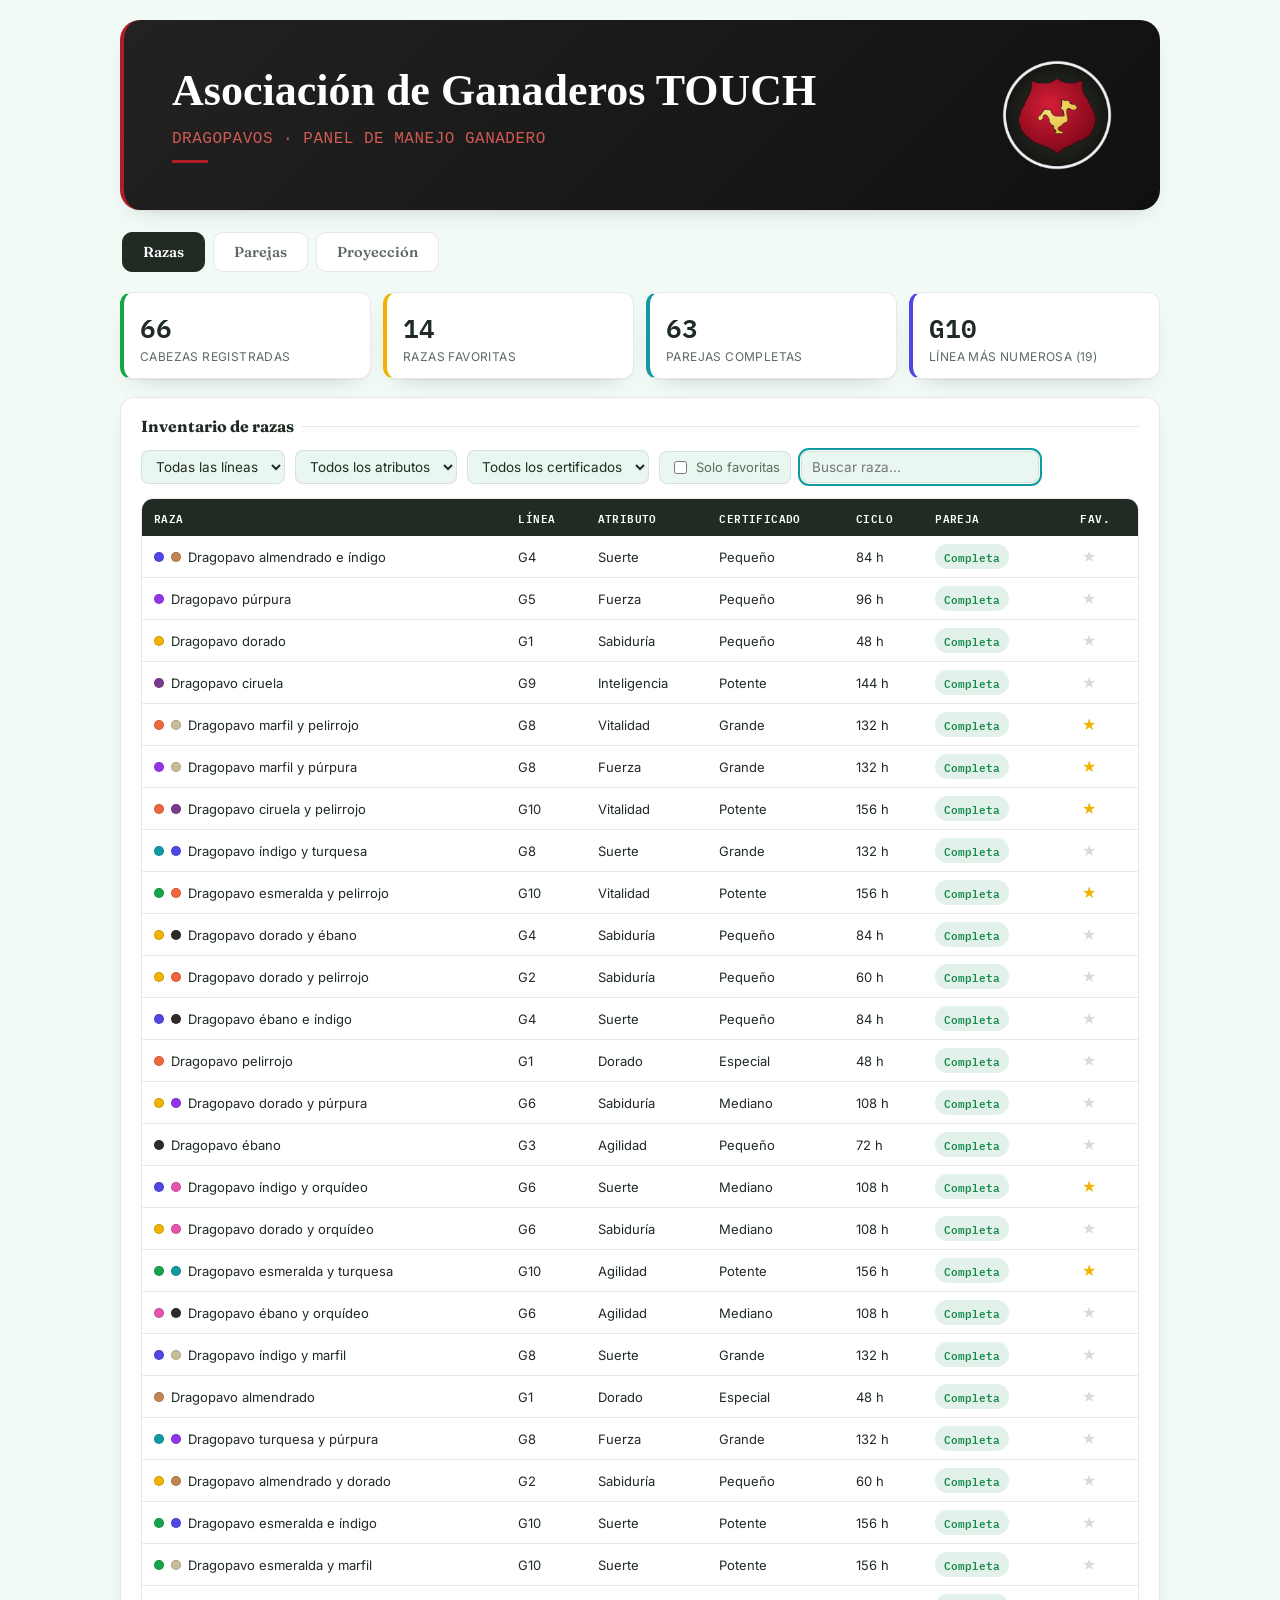
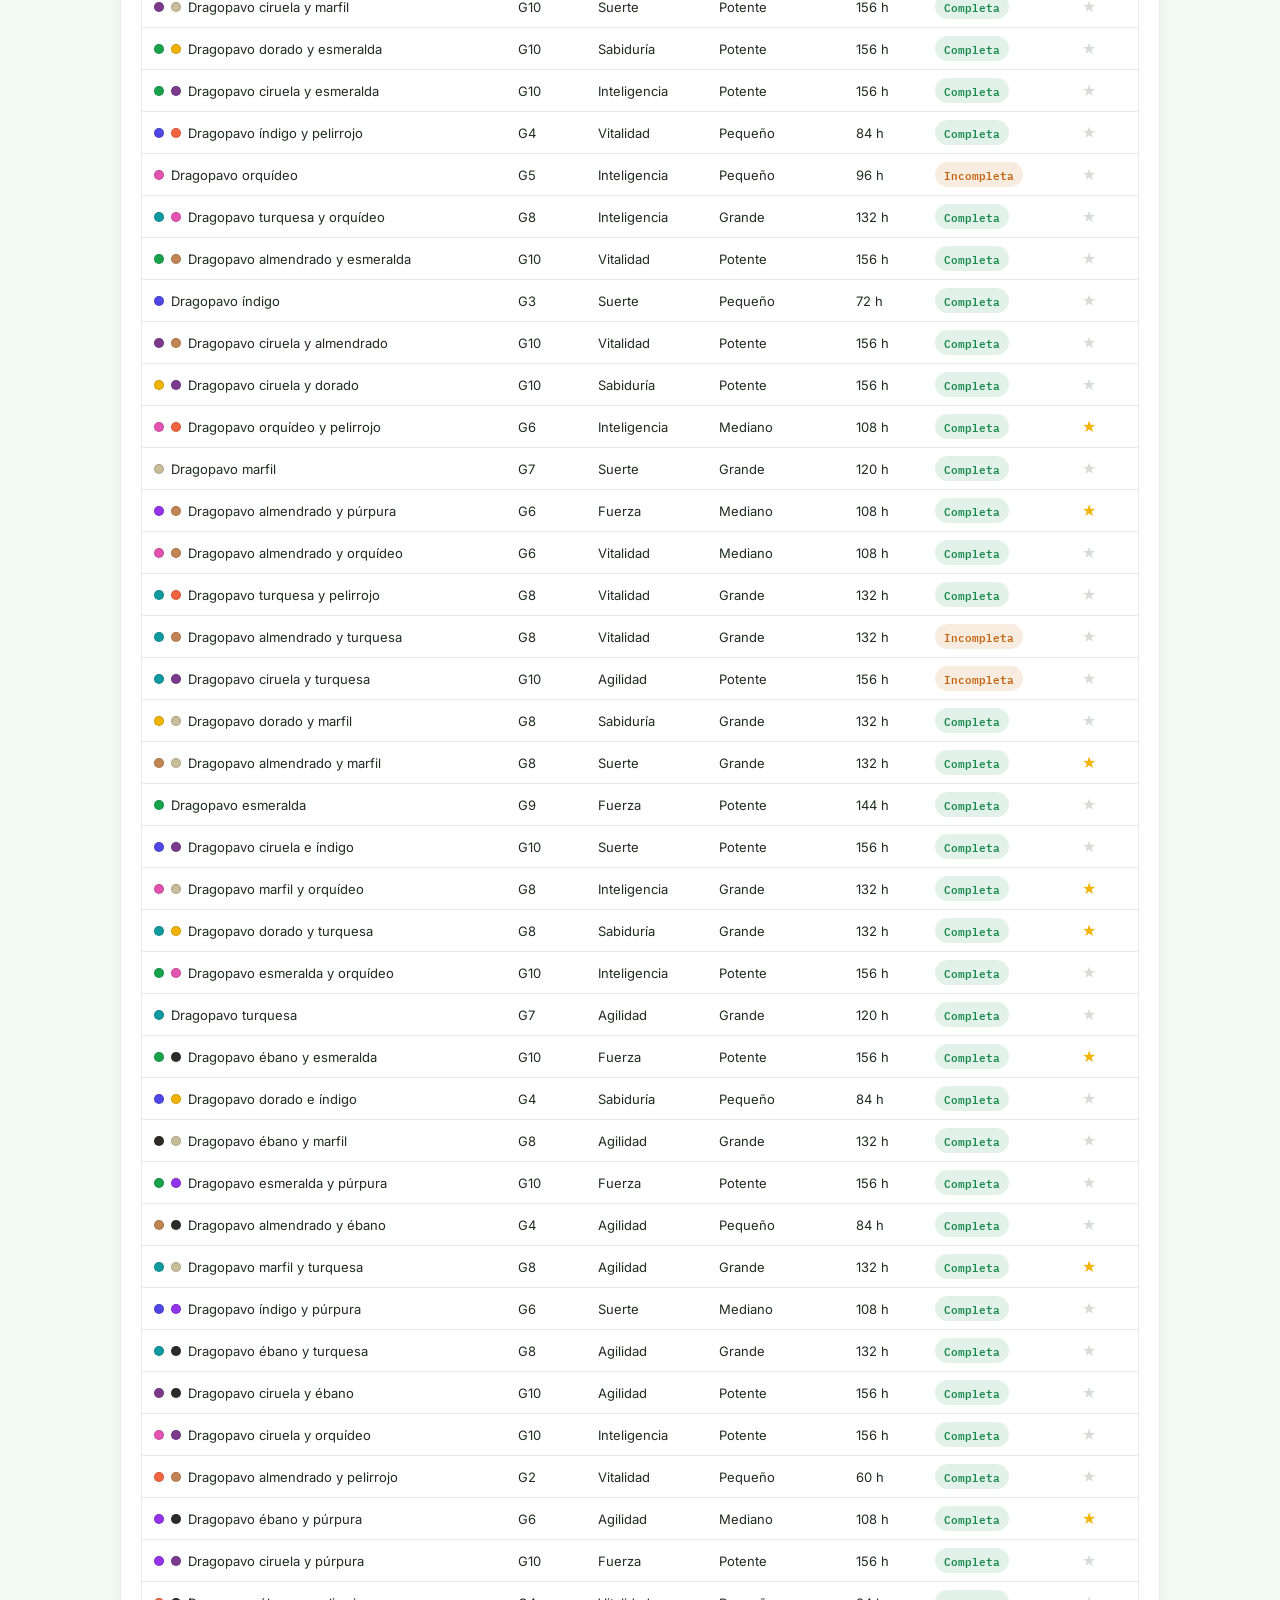
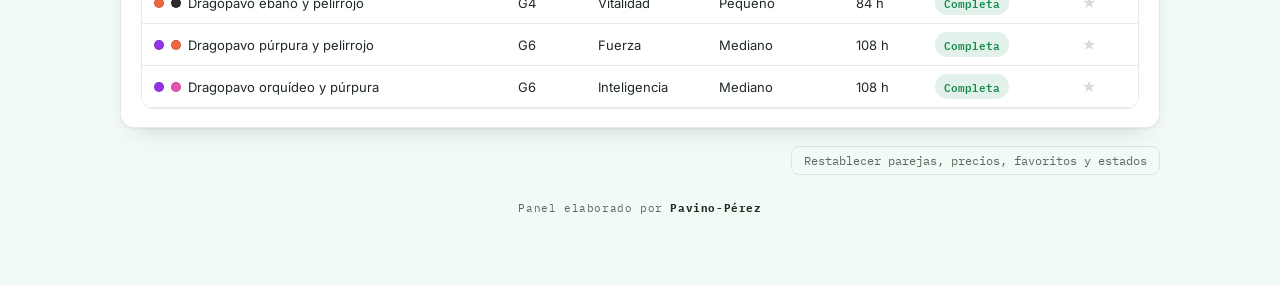
<file: Index.html>
<!DOCTYPE html>
<html lang="es">
<head>
<meta charset="UTF-8">
<meta name="viewport" content="width=device-width, initial-scale=1.0">
<title>Asociación de Ganaderos TOUCH · Dragopavos</title>
<link rel="preconnect" href="https://fonts.googleapis.com">
<link href="https://fonts.googleapis.com/css2?family=Fraunces:wght@500;600;700&family=Inter:wght@400;500;600;700&family=IBM+Plex+Mono:wght@400;500;600&display=swap" rel="stylesheet">
<style>
  :root{
    --bg:#f2faf6;
    --surface:#ffffff;
    --surface-2:#eaf7f0;
    --line:rgba(31,43,35,.10);
    --ink:#1f2b23;
    --ink-soft:#5b6b62;

    --esmeralda:#16a34a;
    --turquesa:#0e9aa0;
    --indigo:#4f46e5;
    --dorado:#f0b301;
    --purpura:#9333ea;
    --orquideo:#e453b0;
    --pelirrojo:#f0653d;
    --ciruela:#7c3a8c;
    --almendrado:#c08552;
    --ebano:#2e2a26;
    --marfil:#c9bc98;

    --ok:#178a4c;
    --warn:#c2660f;
    --shadow: 0 1px 0 rgba(31,43,35,.04), 0 10px 24px -16px rgba(31,43,35,.35);
  }
  *{box-sizing:border-box;}
  html,body{margin:0;padding:0;}
  body{
    background:var(--bg);
    color:var(--ink);
    font-family:'Inter',sans-serif;
    min-height:100vh;
  }
  .wrap{max-width:1080px;margin:0 auto;padding:20px 20px 60px;}

  /* ---------- Header ---------- */
  .banner{
    background:linear-gradient(135deg, #222222 0%, #101010 100%);
    border-left:4px solid #B01E28;
    border-radius:20px;
    padding:40px 48px;
    display:flex;
    align-items:center;
    justify-content:space-between;
    gap:18px;
    box-shadow:var(--shadow);
    position:relative;
    overflow:hidden;
  }
  .banner-text h1{
    font-family:Georgia, 'Times New Roman', serif;
    font-weight:700;
    font-size:clamp(28px, 4vw, 44px);
    color:#FFFFFF;
    line-height:1.1;
    margin:0;
  }
  .banner-text .subtitle{
    font-family:'Courier New', monospace;
    letter-spacing:0.5px;
    font-size:clamp(13px, 1.4vw, 16px);
    color:#D05A52;
    margin-top:14px;
    margin-bottom:0;
  }
  .underline{
    width:36px; height:3px;
    background:#B01E28;
    margin-top:12px;
  }
  .plume{
    flex:0 0 auto; width:110px; height:110px;
  }
  .plume img{
    width:100%; height:100%;
    object-fit:contain;
    display:block;
  }
  .signature{
    text-align:center;
    margin-top:26px;
    font-family:'IBM Plex Mono',monospace;
    font-size:11px;
    letter-spacing:.6px;
    color:var(--ink-soft);
  }
  .signature strong{ color:var(--ink); }

  /* ---------- Tabs ---------- */
  .tabs{
    display:flex;
    gap:8px;
    margin:22px 0 0;
    padding:0 2px;
  }
  .tab-btn{
    font-family:'Fraunces',serif;
    font-weight:600;
    font-size:14.5px;
    background:var(--surface);
    color:var(--ink-soft);
    border:1px solid var(--line);
    padding:10px 20px;
    border-radius:10px;
    cursor:pointer;
    transition:background .15s, color .15s, transform .1s, box-shadow .15s;
  }
  .tab-btn:hover{ transform:translateY(-1px); box-shadow:var(--shadow); }
  .tab-btn.active{
    background:var(--ink);
    color:#fff;
    border-color:var(--ink);
  }
  .panel{ display:none; padding-top:20px; animation:fade .25s ease; }
  .panel.active{ display:block; }
  @keyframes fade{ from{opacity:0; transform:translateY(4px);} to{opacity:1; transform:translateY(0);} }

  /* ---------- Cards / generic ---------- */
  .card{
    background:var(--surface);
    border:1px solid var(--line);
    border-radius:14px;
    padding:18px 20px;
    box-shadow:var(--shadow);
    margin-bottom:18px;
  }
  h2.section-title{
    font-family:'Fraunces',serif;
    font-size:16px;
    margin:0 0 14px;
    color:var(--ink);
    display:flex; align-items:center; gap:8px;
  }
  h2.section-title .rule{ flex:1; height:1px; background:var(--line); }

  .stat-grid{
    display:grid;
    grid-template-columns:repeat(4,1fr);
    gap:12px;
    margin-bottom:18px;
  }
  .stat{
    background:var(--surface);
    border:1px solid var(--line);
    border-left:4px solid var(--esmeralda);
    border-radius:12px;
    padding:14px 16px;
    box-shadow:var(--shadow);
  }
  .stat:nth-child(2){ border-left-color:var(--dorado); }
  .stat:nth-child(3){ border-left-color:var(--turquesa); }
  .stat:nth-child(4){ border-left-color:var(--indigo); }
  .stat .num{
    font-family:'IBM Plex Mono',monospace;
    font-weight:600;
    font-size:26px;
    color:var(--ink);
  }
  .stat .label{
    font-size:12px;
    color:var(--ink-soft);
    margin-top:2px;
    text-transform:uppercase;
    letter-spacing:.4px;
  }

  /* ---------- Filters ---------- */
  .filters{
    display:flex;
    flex-wrap:wrap;
    gap:10px;
    margin-bottom:14px;
    align-items:center;
  }
  select, input[type=text], input[type=number]{
    font-family:'Inter',sans-serif;
    font-size:13.5px;
    padding:7px 10px;
    border-radius:8px;
    border:1px solid var(--line);
    background:var(--surface-2);
    color:var(--ink);
  }
  select:focus, input:focus{ outline:2px solid var(--turquesa); outline-offset:1px; }
  label.chk{
    display:flex; align-items:center; gap:6px;
    font-size:13px; color:var(--ink-soft);
    background:var(--surface-2);
    border:1px solid var(--line);
    padding:6px 10px; border-radius:8px;
  }

  /* ---------- Swatches ---------- */
  .swatch{
    display:inline-block; width:10px; height:10px; border-radius:50%;
    margin-right:3px; border:1px solid rgba(0,0,0,.15); vertical-align:middle;
  }
  .breed-name{ display:inline-flex; align-items:center; gap:4px; flex-wrap:wrap; }

  /* ---------- Table ---------- */
  .table-scroll{ overflow-x:auto; border-radius:12px; border:1px solid var(--line); }
  table{ width:100%; border-collapse:collapse; font-size:13px; background:var(--surface); min-width:640px; }
  thead th{
    text-align:left;
    font-family:'IBM Plex Mono',monospace;
    font-weight:600;
    font-size:11px;
    letter-spacing:.4px;
    text-transform:uppercase;
    color:#fff;
    background:var(--ink);
    padding:9px 12px;
    position:sticky; top:0;
  }
  thead th.sortable{ cursor:pointer; user-select:none; }
  thead th.sortable:hover{ background:var(--esmeralda); }
  tbody td{ padding:8px 12px; border-bottom:1px solid var(--line); vertical-align:middle; }
  tbody tr:hover{ background:var(--surface-2); }
  .star-btn{
    background:none; border:none; cursor:pointer; font-size:16px; line-height:1;
    color:#d8dcd6; padding:2px;
  }
  .star-btn.active{ color:var(--dorado); }
  .pill{
    display:inline-block; padding:2px 8px; border-radius:20px; font-size:11px; font-weight:600;
    font-family:'IBM Plex Mono',monospace;
  }
  .pill.ok{ background:rgba(23,138,76,.12); color:var(--ok); }
  .pill.warn{ background:rgba(194,102,15,.12); color:var(--warn); }
  .pareja-toggle-btn{
    display:inline-block; padding:2px 8px; border-radius:20px; font-size:11px; font-weight:600;
    font-family:'IBM Plex Mono',monospace; cursor:pointer; border:1px solid transparent;
  }
  .pareja-toggle-btn.ok{ background:rgba(23,138,76,.12); color:var(--ok); }
  .pareja-toggle-btn.ok:hover{ border-color:var(--ok); }
  .pareja-toggle-btn.warn{ background:rgba(194,102,15,.12); color:var(--warn); }
  .pareja-toggle-btn.warn:hover{ border-color:var(--warn); }

  /* ---------- Alert ---------- */
  .alert{
    background:rgba(194,102,15,.10);
    border:1px solid rgba(194,102,15,.3);
    color:var(--warn);
    border-radius:12px;
    padding:12px 16px;
    font-size:13.5px;
    margin-bottom:16px;
  }
  .alert strong{ color:#a35012; }

  /* ---------- Parejas controls ---------- */
  .estado-select{ min-width:150px; }
  .notas-input{ width:100%; min-width:120px; }
  .price-input{ width:90px; }
  .cantidad-input{ width:64px; }
  .inv-group{ display:flex; align-items:center; gap:6px; }
  .inv-group label{ font-family:'IBM Plex Mono',monospace; font-size:11px; color:var(--ink-soft); }
  .inv-input{ width:48px; }
  .summary-badges{ display:flex; gap:10px; margin-bottom:14px; flex-wrap:wrap; }
  .badge{
    font-family:'IBM Plex Mono',monospace;
    font-size:12px;
    padding:6px 12px;
    border-radius:8px;
    background:var(--surface-2);
    border:1px solid var(--line);
  }

  /* ---------- Proyección ---------- */
  .totals-row td{ font-weight:700; background:var(--surface-2); font-family:'IBM Plex Mono',monospace; }
  .empty-state{
    text-align:center; padding:34px 20px; color:var(--ink-soft);
    font-size:14px; border:1px dashed var(--line); border-radius:12px; background:var(--surface-2);
  }
  .formula-note{
    font-size:12px; color:var(--ink-soft); margin-top:10px; line-height:1.5;
    font-family:'IBM Plex Mono',monospace;
    border-top:1px dashed var(--line); padding-top:10px;
  }
  .period-toggle{ display:flex; gap:6px; margin-bottom:12px; }
  .period-btn{
    font-family:'IBM Plex Mono',monospace; font-size:12px;
    padding:6px 12px; border-radius:8px; border:1px solid var(--line);
    background:var(--surface-2); color:var(--ink-soft); cursor:pointer;
  }
  .period-btn.active{ background:var(--esmeralda); color:#fff; border-color:var(--esmeralda); }

  .birth-time{ font-family:'IBM Plex Mono',monospace; font-size:12.5px; }
  .birth-soon{ color:var(--ok); font-weight:600; }

  .toast{
    position:fixed; bottom:18px; left:50%; transform:translateX(-50%);
    background:var(--ink); color:#fff; padding:10px 18px;
    border-radius:10px; font-size:13px; box-shadow:0 8px 24px rgba(0,0,0,.25);
    opacity:0; pointer-events:none; transition:opacity .25s;
    font-family:'Inter',sans-serif;
  }
  .toast.show{ opacity:1; }

  .loading{ text-align:center; padding:60px 20px; color:var(--ink-soft); font-family:'IBM Plex Mono',monospace; }

  footer.reset-row{ display:flex; justify-content:flex-end; margin-top:6px; }
  .reset-btn{
    font-family:'IBM Plex Mono',monospace; font-size:11.5px;
    background:none; border:1px solid var(--line); color:var(--ink-soft);
    padding:6px 12px; border-radius:8px; cursor:pointer;
  }
  .reset-btn:hover{ border-color:var(--pelirrojo); color:var(--pelirrojo); }

  @media (max-width:720px){
    .stat-grid{ grid-template-columns:repeat(2,1fr); }
    .banner{ flex-direction:column; align-items:flex-start; }
    .plume{ align-self:flex-end; }
  }
</style>
</head>
<body>
<div class="wrap">

  <header class="banner">
    <div class="banner-text">
      <h1>Asociaci&oacute;n de Ganaderos TOUCH</h1>
      <p class="subtitle">DRAGOPAVOS &middot; PANEL DE MANEJO GANADERO</p>
      <div class="underline"></div>
    </div>
    <div class="plume">
      <img src="[data-uri]" alt="Escudo de la Asociación de Ganaderos TOUCH">
    </div>
  </header>

  <nav class="tabs" id="tabs">
    <button class="tab-btn active" data-tab="razas">Razas</button>
    <button class="tab-btn" data-tab="parejas">Parejas</button>
    <button class="tab-btn" data-tab="proyeccion">Proyecci&oacute;n</button>
  </nav>

  <div id="app">
    <div class="loading">Cargando el registro del hato&hellip;</div>
  </div>

</div>

<div class="toast" id="toast"></div>

<script>
/* ============================================================
   DATOS BASE — 66 registros extraídos de la tabla Dragopavos-
   ============================================================ */
const RAW_DATA = [
{id:"04048cbc",notionUrl:"https://app.notion.com/04048cbc551382d59d2501282f6d7287",tipo:"Dragopavo almendrado e índigo",hembra:true,macho:true,genRaw:"Generación 4",pergaminoRaw:"Pergamino pequeño de suerte",favoritoBase:false,tiempo:84},
{id:"04348cbc",notionUrl:"https://app.notion.com/04348cbc55138247bbf6812e58b4c178",tipo:"Dragopavo púrpura",hembra:true,macho:true,genRaw:"Generación 5",pergaminoRaw:"Pergamino pequeño de fuerza",favoritoBase:false,tiempo:96},
{id:"06648cbc",notionUrl:"https://app.notion.com/06648cbc551383a3889301c722fe465d",tipo:"Dragopavo dorado",hembra:true,macho:true,genRaw:"Generación 1",pergaminoRaw:"Pergamino pequeño de sabiduría",favoritoBase:false,tiempo:48},
{id:"0a648cbc",notionUrl:"https://app.notion.com/0a648cbc551383e6b346814197c5a7f3",tipo:"Dragopavo ciruela",hembra:true,macho:true,genRaw:"Generación 9",pergaminoRaw:"Pergamino potente de inteligencia",favoritoBase:false,tiempo:144},
{id:"10548cbc",notionUrl:"https://app.notion.com/10548cbc551383d4b47481a9e24ac323",tipo:"Dragopavo marfil y pelirrojo",hembra:true,macho:true,genRaw:"Generación 8",pergaminoRaw:"Pergamino grande de vitalidad",favoritoBase:true,tiempo:132},
{id:"11a48cbc",notionUrl:"https://app.notion.com/11a48cbc5513835b9729812b0b8927c7",tipo:"Dragopavo marfil y púrpura",hembra:true,macho:true,genRaw:"Generación 8",pergaminoRaw:"Pergamino grande de fuerza",favoritoBase:true,tiempo:132},
{id:"1a348cbc",notionUrl:"https://app.notion.com/1a348cbc551383f688bc01b05e22436b",tipo:"Dragopavo ciruela y pelirrojo",hembra:true,macho:true,genRaw:"Generación 10",pergaminoRaw:"Pergamino potente de vitalidad",favoritoBase:true,tiempo:156},
{id:"20148cbc",notionUrl:"https://app.notion.com/20148cbc551383bea77101e768704511",tipo:"Dragopavo índigo y turquesa",hembra:true,macho:true,genRaw:"Generación 8",pergaminoRaw:"Pergamino grande de suerte",favoritoBase:false,tiempo:132},
{id:"26a48cbc",notionUrl:"https://app.notion.com/26a48cbc55138224932001cda3f12f63",tipo:"Dragopavo esmeralda y pelirrojo",hembra:true,macho:true,genRaw:"Generación 10",pergaminoRaw:"Pergamino potente de vitalidad",favoritoBase:true,tiempo:156},
{id:"27648cbc",notionUrl:"https://app.notion.com/27648cbc55138293944f811590c6e969",tipo:"Dragopavo dorado y ébano",hembra:true,macho:true,genRaw:"Generación 4",pergaminoRaw:"Pergamino pequeño de sabiduría",favoritoBase:false,tiempo:84},
{id:"27848cbc",notionUrl:"https://app.notion.com/27848cbc5513824880d58159ae479f50",tipo:"Dragopavo dorado y pelirrojo",hembra:true,macho:true,genRaw:"Generacion 2",pergaminoRaw:"Pergamino pequeño de sabiduría",favoritoBase:false,tiempo:60},
{id:"2a748cbc",notionUrl:"https://app.notion.com/2a748cbc551383db9a4c01b1eb866a50",tipo:"Dragopavo ébano e índigo",hembra:true,macho:true,genRaw:"Generación 4",pergaminoRaw:"Pergamino pequeño de suerte",favoritoBase:false,tiempo:84},
{id:"2cb48cbc",notionUrl:"https://app.notion.com/2cb48cbc5513837abe1f81bec69121a0",tipo:"Dragopavo pelirrojo",hembra:true,macho:true,genRaw:"Generación 1",pergaminoRaw:"Pergamino dorado Pergamino",favoritoBase:false,tiempo:48},
{id:"2ea48cbc",notionUrl:"https://app.notion.com/2ea48cbc5513834590a70107d4593a58",tipo:"Dragopavo dorado y púrpura",hembra:true,macho:true,genRaw:"Generación 6",pergaminoRaw:"Pergamino mediano de sabiduría",favoritoBase:false,tiempo:108},
{id:"31848cbc",notionUrl:"https://app.notion.com/31848cbc551382baade7819788440446",tipo:"Dragopavo ébano",hembra:true,macho:true,genRaw:"Generación 3",pergaminoRaw:"Pergamino pequeño de agilidad",favoritoBase:false,tiempo:72},
{id:"33948cbc",notionUrl:"https://app.notion.com/33948cbc55138311affa01c21f42b438",tipo:"Dragopavo índigo y orquídeo",hembra:true,macho:true,genRaw:"Generación 6",pergaminoRaw:"Pergamino mediano de suerte",favoritoBase:true,tiempo:108},
{id:"34d48cbc",notionUrl:"https://app.notion.com/34d48cbc551382a6be7c0123672fd4ae",tipo:"Dragopavo dorado y orquídeo",hembra:true,macho:true,genRaw:"Generación 6",pergaminoRaw:"Pergamino mediano de sabiduría",favoritoBase:false,tiempo:108},
{id:"37248cbc",notionUrl:"https://app.notion.com/37248cbc5513839bbe7981197f2d1dea",tipo:"Dragopavo esmeralda y turquesa",hembra:true,macho:true,genRaw:"Generación 10",pergaminoRaw:"Pergamino potente de agilidad",favoritoBase:true,tiempo:156},
{id:"39648cbc",notionUrl:"https://app.notion.com/39648cbc55138281930181262388529a",tipo:"Dragopavo ébano y orquídeo",hembra:true,macho:true,genRaw:"Generación 6",pergaminoRaw:"Pergamino mediano de agilidad",favoritoBase:false,tiempo:108},
{id:"3ab48cbc",notionUrl:"https://app.notion.com/3ab48cbc55138258a457017b3f6aa8a6",tipo:"Dragopavo índigo y marfil",hembra:true,macho:true,genRaw:"Generación 8",pergaminoRaw:"Pergamino grande de suerte",favoritoBase:false,tiempo:132},
{id:"3f148cbc",notionUrl:"https://app.notion.com/3f148cbc551383db973d018af641b8b3",tipo:"Dragopavo almendrado",hembra:true,macho:true,genRaw:"Generación 1",pergaminoRaw:"Pergamino dorado Pergamino",favoritoBase:false,tiempo:48},
{id:"3fe48cbc",notionUrl:"https://app.notion.com/3fe48cbc551382fd847f01a49656d478",tipo:"Dragopavo turquesa y púrpura",hembra:true,macho:true,genRaw:"Generación 8",pergaminoRaw:"Pergamino grande de fuerza",favoritoBase:false,tiempo:132},
{id:"46148cbc",notionUrl:"https://app.notion.com/46148cbc551383f7b02e81f80baa3e50",tipo:"Dragopavo almendrado y dorado",hembra:true,macho:true,genRaw:"Generacion 2",pergaminoRaw:"Pergamino pequeño de sabiduría",favoritoBase:false,tiempo:60},
{id:"46548cbc",notionUrl:"https://app.notion.com/46548cbc551383f69ffc816ef587bdfe",tipo:"Dragopavo esmeralda e índigo",hembra:true,macho:true,genRaw:"Generación 10",pergaminoRaw:"Pergamino potente de suerte",favoritoBase:false,tiempo:156},
{id:"46a48cbc",notionUrl:"https://app.notion.com/46a48cbc55138388a9ac0130868588ae",tipo:"Dragopavo esmeralda y marfil",hembra:true,macho:true,genRaw:"Generación 10",pergaminoRaw:"Pergamino potente de suerte",favoritoBase:false,tiempo:156},
{id:"4a748cbc",notionUrl:"https://app.notion.com/4a748cbc551382e3ab30018b9bc683e2",tipo:"Dragopavo ciruela y marfil",hembra:true,macho:true,genRaw:"Generación 10",pergaminoRaw:"Pergamino potente de suerte",favoritoBase:false,tiempo:156},
{id:"4b048cbc",notionUrl:"https://app.notion.com/4b048cbc551383569cf801f29df3f17b",tipo:"Dragopavo dorado y esmeralda",hembra:true,macho:true,genRaw:"Generación 10",pergaminoRaw:"Pergamino potente de sabiduría",favoritoBase:false,tiempo:156},
{id:"51148cbc",notionUrl:"https://app.notion.com/51148cbc5513826d8389810a1fdc0d97",tipo:"Dragopavo ciruela y esmeralda",hembra:true,macho:true,genRaw:"Generación 10",pergaminoRaw:"Pergamino potente de inteligencia",favoritoBase:false,tiempo:156},
{id:"53748cbc",notionUrl:"https://app.notion.com/53748cbc551383c9909a81d5186a23a0",tipo:"Dragopavo índigo y pelirrojo",hembra:true,macho:true,genRaw:"Generación 4",pergaminoRaw:"Pergamino pequeño de vitalidad",favoritoBase:false,tiempo:84},
{id:"55148cbc",notionUrl:"https://app.notion.com/55148cbc5513837ba06181cc6bacf996",tipo:"Dragopavo orquídeo",hembra:true,macho:false,genRaw:"Generación 5",pergaminoRaw:"Pergamino pequeño de inteligencia",favoritoBase:false,tiempo:96},
{id:"56848cbc",notionUrl:"https://app.notion.com/56848cbc551383909bc681cd4e2c311d",tipo:"Dragopavo turquesa y orquídeo",hembra:true,macho:true,genRaw:"Generación 8",pergaminoRaw:"Pergamino grande de inteligencia",favoritoBase:false,tiempo:132},
{id:"58e48cbc",notionUrl:"https://app.notion.com/58e48cbc551383d1a3fa81b9631ad83c",tipo:"Dragopavo almendrado y esmeralda",hembra:true,macho:true,genRaw:"Generación 10",pergaminoRaw:"Pergamino potente de vitalidad",favoritoBase:false,tiempo:156},
{id:"5b048cbc",notionUrl:"https://app.notion.com/5b048cbc551383f9bad6814cac6b22df",tipo:"Dragopavo índigo",hembra:true,macho:true,genRaw:"Generación 3",pergaminoRaw:"Pergamino pequeño de suerte",favoritoBase:false,tiempo:72},
{id:"5f748cbc",notionUrl:"https://app.notion.com/5f748cbc5513835ba67301a227725eee",tipo:"Dragopavo ciruela y almendrado",hembra:true,macho:true,genRaw:"Generación 10",pergaminoRaw:"Pergamino potente de vitalidad",favoritoBase:false,tiempo:156},
{id:"60048cbc",notionUrl:"https://app.notion.com/60048cbc551383bcb618816f25b9afd1",tipo:"Dragopavo ciruela y dorado",hembra:true,macho:true,genRaw:"Generación 10",pergaminoRaw:"Pergamino potente de sabiduría",favoritoBase:false,tiempo:156},
{id:"62948cbc",notionUrl:"https://app.notion.com/62948cbc55138359a8808159ae2cad06",tipo:"Dragopavo orquídeo y pelirrojo",hembra:true,macho:true,genRaw:"Generación 6",pergaminoRaw:"Pergamino mediano de inteligencia",favoritoBase:true,tiempo:108},
{id:"67948cbc",notionUrl:"https://app.notion.com/67948cbc551383dab5c8011b7c240cfe",tipo:"Dragopavo marfil",hembra:true,macho:true,genRaw:"Generación 7",pergaminoRaw:"Pergamino grande de suerte",favoritoBase:false,tiempo:120},
{id:"70948cbc",notionUrl:"https://app.notion.com/70948cbc551383a9957281d58c90e58b",tipo:"Dragopavo almendrado y púrpura",hembra:true,macho:true,genRaw:"Generación 6",pergaminoRaw:"Pergamino mediano de fuerza",favoritoBase:true,tiempo:108},
{id:"74048cbc",notionUrl:"https://app.notion.com/74048cbc5513838abe800150d286dec7",tipo:"Dragopavo almendrado y orquídeo",hembra:true,macho:true,genRaw:"Generación 6",pergaminoRaw:"Pergamino mediano de vitalidad",favoritoBase:false,tiempo:108},
{id:"7fa48cbc",notionUrl:"https://app.notion.com/7fa48cbc551383fa8fc80169c8c289bf",tipo:"Dragopavo turquesa y pelirrojo",hembra:true,macho:true,genRaw:"Generación 8",pergaminoRaw:"Pergamino grande de vitalidad",favoritoBase:false,tiempo:132},
{id:"85348cbc",notionUrl:"https://app.notion.com/85348cbc551383bb8f4081635bee58b9",tipo:"Dragopavo almendrado y turquesa",hembra:true,macho:false,genRaw:"Generación 8",pergaminoRaw:"Pergamino grande de vitalidad",favoritoBase:false,tiempo:132},
{id:"8b748cbc",notionUrl:"https://app.notion.com/8b748cbc5513827b8ad081e1df96027f",tipo:"Dragopavo ciruela y turquesa",hembra:false,macho:false,genRaw:"Generación 10",pergaminoRaw:"Pergamino potente de agilidad",favoritoBase:false,tiempo:156},
{id:"8bd48cbc",notionUrl:"https://app.notion.com/8bd48cbc5513827c966b01cabda104d8",tipo:"Dragopavo dorado y marfil",hembra:true,macho:true,genRaw:"Generación 8",pergaminoRaw:"Pergamino grande de sabiduría",favoritoBase:false,tiempo:132},
{id:"8e648cbc",notionUrl:"https://app.notion.com/8e648cbc551383c49c7c8102bc7444af",tipo:"Dragopavo almendrado y marfil",hembra:true,macho:true,genRaw:"Generación 8",pergaminoRaw:"Pergamino grande de suerte",favoritoBase:true,tiempo:132},
{id:"91848cbc",notionUrl:"https://app.notion.com/91848cbc551382a1936d8122e5887ba3",tipo:"Dragopavo esmeralda",hembra:true,macho:true,genRaw:"Generación 9",pergaminoRaw:"Pergamino potente de fuerza",favoritoBase:false,tiempo:144},
{id:"99548cbc",notionUrl:"https://app.notion.com/99548cbc551382359ce7016dcb8b9fdd",tipo:"Dragopavo ciruela e índigo",hembra:true,macho:true,genRaw:"Generación 10",pergaminoRaw:"Pergamino potente de suerte",favoritoBase:false,tiempo:156},
{id:"99e48cbc",notionUrl:"https://app.notion.com/99e48cbc551382a8af7c81ded531c088",tipo:"Dragopavo marfil y orquídeo",hembra:true,macho:true,genRaw:"Generación 8",pergaminoRaw:"Pergamino grande de inteligencia",favoritoBase:true,tiempo:132},
{id:"9a848cbc",notionUrl:"https://app.notion.com/9a848cbc55138252aa600116b191fe48",tipo:"Dragopavo dorado y turquesa",hembra:true,macho:true,genRaw:"Generación 8",pergaminoRaw:"Pergamino grande de sabiduría",favoritoBase:true,tiempo:132},
{id:"a3848cbc",notionUrl:"https://app.notion.com/a3848cbc551383d998b7017a8a1e710f",tipo:"Dragopavo esmeralda y orquídeo",hembra:true,macho:true,genRaw:"Generación 10",pergaminoRaw:"Pergamino potente de inteligencia",favoritoBase:false,tiempo:156},
{id:"a5648cbc",notionUrl:"https://app.notion.com/a5648cbc551383c499230173d327bfa2",tipo:"Dragopavo turquesa",hembra:true,macho:true,genRaw:"Generación 7",pergaminoRaw:"Pergamino grande de agilidad",favoritoBase:false,tiempo:120},
{id:"b7748cbc",notionUrl:"https://app.notion.com/b7748cbc5513825486b1011f356bf841",tipo:"Dragopavo ébano y esmeralda",hembra:true,macho:true,genRaw:"Generación 10",pergaminoRaw:"Pergamino potente de fuerza",favoritoBase:true,tiempo:156},
{id:"c6d48cbc",notionUrl:"https://app.notion.com/c6d48cbc5513834d99da01ffd29a60aa",tipo:"Dragopavo dorado e índigo",hembra:true,macho:true,genRaw:"Generación 4",pergaminoRaw:"Pergamino pequeño de sabiduría",favoritoBase:false,tiempo:84},
{id:"c7048cbc",notionUrl:"https://app.notion.com/c7048cbc551382f2b92081f6efacbd93",tipo:"Dragopavo ébano y marfil",hembra:true,macho:true,genRaw:"Generación 8",pergaminoRaw:"Pergamino grande de agilidad",favoritoBase:false,tiempo:132},
{id:"c9148cbc",notionUrl:"https://app.notion.com/c9148cbc551383978d8701a22d027b2b",tipo:"Dragopavo esmeralda y púrpura",hembra:true,macho:true,genRaw:"Generación 10",pergaminoRaw:"Pergamino potente de fuerza",favoritoBase:false,tiempo:156},
{id:"c9748cbc",notionUrl:"https://app.notion.com/c9748cbc551382b5b63901cfe4c5a11b",tipo:"Dragopavo almendrado y ébano",hembra:true,macho:true,genRaw:"Generación 4",pergaminoRaw:"Pergamino pequeño de agilidad",favoritoBase:false,tiempo:84},
{id:"cb748cbc",notionUrl:"https://app.notion.com/cb748cbc5513829590ed014a83df7c50",tipo:"Dragopavo marfil y turquesa",hembra:true,macho:true,genRaw:"Generación 8",pergaminoRaw:"Pergamino grande de agilidad",favoritoBase:true,tiempo:132},
{id:"ce148cbc",notionUrl:"https://app.notion.com/ce148cbc55138293a95e01d9632b679f",tipo:"Dragopavo índigo y púrpura",hembra:true,macho:true,genRaw:"Generación 6",pergaminoRaw:"Pergamino mediano de suerte",favoritoBase:false,tiempo:108},
{id:"db748cbc",notionUrl:"https://app.notion.com/db748cbc5513829db1bd812b4d54f63e",tipo:"Dragopavo ébano y turquesa",hembra:true,macho:true,genRaw:"Generación 8",pergaminoRaw:"Pergamino grande de agilidad",favoritoBase:false,tiempo:132},
{id:"de048cbc",notionUrl:"https://app.notion.com/de048cbc5513837f845c81415ba20dfd",tipo:"Dragopavo ciruela y ébano",hembra:true,macho:true,genRaw:"Generación 10",pergaminoRaw:"Pergamino potente de agilidad",favoritoBase:false,tiempo:156},
{id:"e3c48cbc",notionUrl:"https://app.notion.com/e3c48cbc55138299a1f7015a46e78395",tipo:"Dragopavo ciruela y orquídeo",hembra:true,macho:true,genRaw:"Generación 10",pergaminoRaw:"Pergamino potente de inteligencia",favoritoBase:false,tiempo:156},
{id:"e8348cbc-b",notionUrl:"https://app.notion.com/e8348cbc5513823cb721816b613f9b82",tipo:"Dragopavo almendrado y pelirrojo",hembra:true,macho:true,genRaw:"Generacion 2",pergaminoRaw:"Pergamino pequeño de vitalidad",favoritoBase:false,tiempo:60},
{id:"ea848cbc",notionUrl:"https://app.notion.com/ea848cbc5513834b82f381e4160554b0",tipo:"Dragopavo ébano y púrpura",hembra:true,macho:true,genRaw:"Generación 6",pergaminoRaw:"Pergamino mediano de agilidad",favoritoBase:true,tiempo:108},
{id:"f0d48cbc",notionUrl:"https://app.notion.com/f0d48cbc5513829d80ec811587c80333",tipo:"Dragopavo ciruela y púrpura",hembra:true,macho:true,genRaw:"Generación 10",pergaminoRaw:"Pergamino potente de fuerza",favoritoBase:false,tiempo:156},
{id:"f6b48cbc",notionUrl:"https://app.notion.com/f6b48cbc551382c5b9c701323f4fcf30",tipo:"Dragopavo ébano y pelirrojo",hembra:true,macho:true,genRaw:"Generación 4",pergaminoRaw:"Pergamino pequeño de vitalidad",favoritoBase:false,tiempo:84},
{id:"fe048cbc",notionUrl:"https://app.notion.com/fe048cbc551383aabe2881570ba87708",tipo:"Dragopavo púrpura y pelirrojo",hembra:true,macho:true,genRaw:"Generación 6",pergaminoRaw:"Pergamino mediano de fuerza",favoritoBase:false,tiempo:108},
{id:"fff48cbc",notionUrl:"https://app.notion.com/fff48cbc5513822d979c81caa78c9728",tipo:"Dragopavo orquídeo y púrpura",hembra:true,macho:true,genRaw:"Generación 6",pergaminoRaw:"Pergamino mediano de inteligencia",favoritoBase:false,tiempo:108}
];

/* ============================================================
   PREPARACIÓN DE DATOS
   ============================================================ */
const ATTRS = [["Suerte","suerte"],["Fuerza","fuerza"],["Sabiduría","sabiduría"],["Vitalidad","vitalidad"],["Agilidad","agilidad"],["Inteligencia","inteligencia"]];
const SIZES = [["Pequeño","pequeño"],["Mediano","mediano"],["Grande","grande"],["Potente","potente"]];

const COLOR_MAP = {
  "esmeralda":"#16a34a",
  "turquesa":"#0e9aa0",
  "índigo":"#4f46e5",
  "dorado":"#f0b301",
  "púrpura":"#9333ea",
  "orquídeo":"#e453b0",
  "pelirrojo":"#f0653d",
  "ciruela":"#7c3a8c",
  "almendrado":"#c08552",
  "ébano":"#2e2a26",
  "marfil":"#c9bc98"
};

function parsePergamino(raw){
  const lower = raw.toLowerCase();
  const attr = ATTRS.find(([_,k])=>lower.includes(k));
  const size = SIZES.find(([_,k])=>lower.includes(k));
  return { atributo: attr ? attr[0] : "Dorado", tamano: size ? size[0] : "Especial" };
}
function genNum(str){ const m = str.match(/(\d+)/); return m ? parseInt(m[1],10) : 0; }
function colorDots(tipo){
  const lower = tipo.toLowerCase();
  return Object.keys(COLOR_MAP)
    .filter(k=>lower.includes(k))
    .map(k=>`<span class="swatch" style="background:${COLOR_MAP[k]}" title="${k}"></span>`)
    .join("");
}
function formatCO(ts){
  if(!ts) return "—";
  try{
    return new Date(ts).toLocaleString('es-CO', {
      timeZone:'America/Bogota',
      weekday:'short', day:'2-digit', month:'short',
      hour:'2-digit', minute:'2-digit', hour12:true
    }) + " (hora Col.)";
  }catch(e){ return "—"; }
}
function formatCODia(ts){
  if(!ts) return "—";
  try{
    return new Date(ts).toLocaleDateString('es-CO', {
      timeZone:'America/Bogota',
      weekday:'short', day:'2-digit', month:'short'
    });
  }catch(e){ return "—"; }
}

const DATA = RAW_DATA.map(d=>{
  const {atributo, tamano} = parsePergamino(d.pergaminoRaw);
  return {
    ...d,
    gen: genNum(d.genRaw),
    atributo, tamano,
    parejaCompleta: d.hembra && d.macho
  };
});

/* ============================================================
   ESTADO PERSISTENTE (window.storage)
   ============================================================ */
let pairStates = {};   // { id: { estado, notas, inicio(ms) } }
let precios = {};      // { id: number }
let favoritos = {};    // { id: bool }  (override sobre favoritoBase)
let completos = {};    // { id: bool }  (override manual sobre parejaCompleta)
let storageOk = true;

const ESTADOS = [
  {v:"sin_iniciar", label:"Sin iniciar"},
  {v:"en_apareamiento", label:"En apareamiento"},
  {v:"completado", label:"Completado"}
];

async function loadState(){
  try{ const r = await window.storage.get("pairStates", false); pairStates = (r && r.value) ? JSON.parse(r.value) : {}; }
  catch(e){ pairStates = {}; }
  try{ const r = await window.storage.get("precios", false); precios = (r && r.value) ? JSON.parse(r.value) : {}; }
  catch(e){ precios = {}; }
  try{ const r = await window.storage.get("favoritos", false); favoritos = (r && r.value) ? JSON.parse(r.value) : {}; }
  catch(e){ favoritos = {}; }
  try{ const r = await window.storage.get("completos", false); completos = (r && r.value) ? JSON.parse(r.value) : {}; }
  catch(e){ completos = {}; }
}
async function savePairStates(){
  try{ await window.storage.set("pairStates", JSON.stringify(pairStates), false); }
  catch(e){ storageOk=false; showToast("No se pudo guardar el cambio."); }
}
async function savePrecios(){
  try{ await window.storage.set("precios", JSON.stringify(precios), false); }
  catch(e){ storageOk=false; showToast("No se pudo guardar el precio."); }
}
async function saveFavoritos(){
  try{ await window.storage.set("favoritos", JSON.stringify(favoritos), false); }
  catch(e){ storageOk=false; showToast("No se pudo guardar el favorito."); }
}
async function saveCompletos(){
  try{ await window.storage.set("completos", JSON.stringify(completos), false); }
  catch(e){ storageOk=false; showToast("No se pudo guardar el estado de pareja."); }
}

function getPairState(id){ return pairStates[id] || { estado:"sin_iniciar", notas:"", inicio:null }; }
function getPrecio(id){ return Number(precios[id]) || 0; }
function isFavorito(d){ return favoritos[d.id] !== undefined ? favoritos[d.id] : d.favoritoBase; }
function isCompleta(d){ return completos[d.id] !== undefined ? completos[d.id] : d.parejaCompleta; }

function showToast(msg){
  const t = document.getElementById("toast");
  t.textContent = msg;
  t.classList.add("show");
  clearTimeout(showToast._t);
  showToast._t = setTimeout(()=>t.classList.remove("show"), 2200);
}

/* ============================================================
   TABS
   ============================================================ */
document.getElementById("tabs").addEventListener("click", (e)=>{
  const btn = e.target.closest(".tab-btn");
  if(!btn) return;
  document.querySelectorAll(".tab-btn").forEach(b=>b.classList.remove("active"));
  btn.classList.add("active");
  document.querySelectorAll(".panel").forEach(p=>p.classList.remove("active"));
  document.getElementById("panel-"+btn.dataset.tab).classList.add("active");
});

/* ============================================================
   RENDER: RAZAS
   ============================================================ */
let razaFilters = { gen:"", atributo:"", certificado:"", favorito:false, q:"" };
let razaSort = { field:null, dir:1 };

function razaSortIcon(field){
  if(razaSort.field !== field) return "";
  return razaSort.dir === 1 ? " &#9650;" : " &#9660;";
}

function renderRazasStats(){
  const total = DATA.length;
  const favCount = DATA.filter(isFavorito).length;
  const completas = DATA.filter(isCompleta).length;
  const counts = {};
  DATA.forEach(d=>counts[d.gen]=(counts[d.gen]||0)+1);
  const domGen = Object.entries(counts).sort((a,b)=>b[1]-a[1])[0];
  return `
  <div class="stat-grid">
    <div class="stat"><div class="num">${total}</div><div class="label">Cabezas registradas</div></div>
    <div class="stat"><div class="num">${favCount}</div><div class="label">Razas favoritas</div></div>
    <div class="stat"><div class="num">${completas}</div><div class="label">Parejas completas</div></div>
    <div class="stat"><div class="num">G${domGen[0]}</div><div class="label">Línea más numerosa (${domGen[1]})</div></div>
  </div>`;
}

function filteredRazas(){
  return DATA.filter(d=>{
    if(razaFilters.gen && String(d.gen) !== razaFilters.gen) return false;
    if(razaFilters.atributo && d.atributo !== razaFilters.atributo) return false;
    if(razaFilters.certificado && d.tamano !== razaFilters.certificado) return false;
    if(razaFilters.favorito && !isFavorito(d)) return false;
    if(razaFilters.q && !d.tipo.toLowerCase().includes(razaFilters.q.toLowerCase())) return false;
    return true;
  });
}

function renderRazasTable(){
  let list = filteredRazas();
  if(razaSort.field){
    list = [...list].sort((a,b)=>{
      const va = a[razaSort.field], vb = b[razaSort.field];
      if(typeof va === "number") return (va-vb)*razaSort.dir;
      return String(va).localeCompare(String(vb), 'es') * razaSort.dir;
    });
  }
  const rows = list.map(d=>{
    const fav = isFavorito(d);
    return `<tr>
      <td><span class="breed-name">${colorDots(d.tipo)} ${d.tipo}</span></td>
      <td>G${d.gen}</td>
      <td>${d.atributo}</td>
      <td>${d.tamano}</td>
      <td>${d.tiempo} h</td>
      <td><button class="pareja-toggle-btn ${isCompleta(d)?'ok':'warn'}" data-id="${d.id}" title="Clic para marcar como completa/incompleta">${isCompleta(d) ? 'Completa' : 'Incompleta'}</button></td>
      <td><button class="star-btn ${fav?'active':''}" data-id="${d.id}" title="Marcar/quitar favorito">&#9733;</button></td>
    </tr>`;
  }).join("");
  return `
  <div class="table-scroll">
  <table>
    <thead><tr>
      <th>Raza</th>
      <th class="sortable" data-sort="gen">Línea${razaSortIcon('gen')}</th>
      <th class="sortable" data-sort="atributo">Atributo${razaSortIcon('atributo')}</th>
      <th>Certificado</th><th>Ciclo</th><th>Pareja</th><th>Fav.</th>
    </tr></thead>
    <tbody>${rows || '<tr><td colspan="7" style="text-align:center;padding:20px;color:var(--ink-soft)">No hay razas que coincidan con el filtro.</td></tr>'}</tbody>
  </table>
  </div>`;
}

function renderRazasFilters(){
  const gens = [...new Set(DATA.map(d=>d.gen))].sort((a,b)=>a-b);
  const attrs = [...new Set(DATA.map(d=>d.atributo))].sort();
  const certs = [...new Set(DATA.map(d=>d.tamano))].sort();
  return `
  <div class="filters">
    <select id="f-gen"><option value="">Todas las líneas</option>${gens.map(g=>`<option value="${g}" ${razaFilters.gen===String(g)?'selected':''}>Generación ${g}</option>`).join("")}</select>
    <select id="f-attr"><option value="">Todos los atributos</option>${attrs.map(a=>`<option value="${a}" ${razaFilters.atributo===a?'selected':''}>${a}</option>`).join("")}</select>
    <select id="f-cert"><option value="">Todos los certificados</option>${certs.map(c=>`<option value="${c}" ${razaFilters.certificado===c?'selected':''}>${c}</option>`).join("")}</select>
    <label class="chk"><input type="checkbox" id="f-fav" ${razaFilters.favorito?'checked':''}> Solo favoritas</label>
    <input type="text" id="f-q" placeholder="Buscar raza..." value="${razaFilters.q}">
  </div>`;
}

function renderRazas(){
  const el = document.getElementById("panel-razas");
  el.innerHTML = `
    ${renderRazasStats()}
    <div class="card">
      <h2 class="section-title">Inventario de razas <span class="rule"></span></h2>
      ${renderRazasFilters()}
      ${renderRazasTable()}
    </div>`;

  document.getElementById("f-gen").addEventListener("change", e=>{ razaFilters.gen=e.target.value; renderRazas(); });
  document.getElementById("f-attr").addEventListener("change", e=>{ razaFilters.atributo=e.target.value; renderRazas(); });
  document.getElementById("f-cert").addEventListener("change", e=>{ razaFilters.certificado=e.target.value; renderRazas(); });
  document.getElementById("f-fav").addEventListener("change", e=>{ razaFilters.favorito=e.target.checked; renderRazas(); });
  document.getElementById("f-q").addEventListener("input", e=>{ razaFilters.q=e.target.value; renderRazas(); });

  el.querySelectorAll("th.sortable").forEach(th=>{
    th.addEventListener("click", ()=>{
      const field = th.dataset.sort;
      if(razaSort.field === field){ razaSort.dir *= -1; }
      else { razaSort = { field, dir:1 }; }
      renderRazas();
    });
  });

  el.querySelectorAll(".star-btn").forEach(btn=>{
    btn.addEventListener("click", async e=>{
      const id = e.currentTarget.dataset.id;
      const d = DATA.find(x=>x.id===id);
      favoritos[id] = !isFavorito(d);
      await saveFavoritos();
      renderRazas();
      showToast(favoritos[id] ? "Marcada como favorita" : "Quitada de favoritas");
    });
  });
  el.querySelectorAll(".pareja-toggle-btn").forEach(btn=>{
    btn.addEventListener("click", async e=>{
      const id = e.currentTarget.dataset.id;
      const d = DATA.find(x=>x.id===id);
      completos[id] = !isCompleta(d);
      await saveCompletos();
      renderRazas();
      showToast(completos[id] ? "Marcada como completa" : "Marcada como incompleta");
    });
  });

  const q = document.getElementById("f-q");
  q.focus();
  q.setSelectionRange(razaFilters.q.length, razaFilters.q.length);
}

/* ============================================================
   RENDER: PAREJAS
   ============================================================ */
let mostrarIncompletas = false;
let soloEnApareamiento = false;
let parejaAtributo = "";
let parejaCertificado = "";
let parejaSort = { field:null, dir:1 };

function getCantidad(id){
  const st = getPairState(id);
  return st.cantidad !== undefined && st.cantidad !== null ? Number(st.cantidad) : 1;
}
function getTotalH(id){
  const st = getPairState(id);
  return st.totalH !== undefined && st.totalH !== null ? Number(st.totalH) : 1;
}
function getTotalM(id){
  const st = getPairState(id);
  return st.totalM !== undefined && st.totalM !== null ? Number(st.totalM) : 1;
}

function sortIcon(field){
  if(parejaSort.field !== field) return "";
  return parejaSort.dir === 1 ? " &#9650;" : " &#9660;";
}

function renderParejas(){
  const el = document.getElementById("panel-parejas");
  const completas = DATA.filter(isCompleta);
  const incompletas = DATA.filter(d=>!isCompleta(d));

  const counts = {sin_iniciar:0, en_apareamiento:0, completado:0};
  completas.forEach(d=>{ counts[getPairState(d.id).estado]++; });

  let list = mostrarIncompletas ? DATA : completas;
  if(soloEnApareamiento){
    list = list.filter(d=>isCompleta(d) && getPairState(d.id).estado === "en_apareamiento");
  }
  if(parejaAtributo){
    list = list.filter(d=>d.atributo === parejaAtributo);
  }
  if(parejaCertificado){
    list = list.filter(d=>d.tamano === parejaCertificado);
  }
  if(parejaSort.field){
    list = [...list].sort((a,b)=>{
      const va = a[parejaSort.field], vb = b[parejaSort.field];
      if(typeof va === "number") return (va-vb)*parejaSort.dir;
      return String(va).localeCompare(String(vb), 'es') * parejaSort.dir;
    });
  }

  const rows = list.map(d=>{
    const state = getPairState(d.id);
    const disabled = !isCompleta(d) ? "disabled" : "";
    return `<tr data-id="${d.id}">
      <td><span class="breed-name">${colorDots(d.tipo)} ${d.tipo}</span></td>
      <td>${d.atributo}</td>
      <td>${d.tamano}</td>
      <td><button class="pareja-toggle-btn ${isCompleta(d)?'ok':'warn'}" data-id="${d.id}" title="Clic para marcar como completa/incompleta">${isCompleta(d) ? 'Completa' : 'Falta '+(d.hembra?'macho':'hembra')}</button></td>
      <td>
        <select class="estado-select" data-id="${d.id}" ${disabled}>
          ${ESTADOS.map(s=>`<option value="${s.v}" ${state.estado===s.v?'selected':''}>${s.label}</option>`).join("")}
        </select>
      </td>
      <td><input type="number" min="0" step="1" class="cantidad-input" data-id="${d.id}" value="${getCantidad(d.id)}" ${disabled}></td>
      <td>
        <div class="inv-group">
          <label for="">H</label><input type="number" min="0" step="1" class="inv-input inv-h" data-id="${d.id}" value="${getTotalH(d.id)}" ${disabled}>
          <label for="">M</label><input type="number" min="0" step="1" class="inv-input inv-m" data-id="${d.id}" value="${getTotalM(d.id)}" ${disabled}>
        </div>
      </td>
      <td><input type="number" min="0" step="1" class="price-input" data-id="${d.id}" value="${getPrecio(d.id)}" ${disabled}></td>
      <td><input type="text" class="notas-input" data-id="${d.id}" placeholder="Notas..." value="${state.notas ? state.notas.replace(/"/g,'&quot;') : ''}" ${disabled}></td>
    </tr>`;
  }).join("");

  const attrs = [...new Set(DATA.map(d=>d.atributo))].sort();
  const certs = [...new Set(DATA.map(d=>d.tamano))].sort();

  el.innerHTML = `
    ${incompletas.length ? `<div class="alert"><strong>${incompletas.length} cabeza(s)</strong> sin pareja completa todavía — necesitan macho o hembra antes de poder registrarse como pareja reproductora.</div>` : ""}
    <div class="card">
      <h2 class="section-title">Control de apareamiento <span class="rule"></span></h2>
      <div class="summary-badges">
        <span class="badge">Sin iniciar: <strong>${counts.sin_iniciar}</strong></span>
        <span class="badge">En apareamiento: <strong>${counts.en_apareamiento}</strong></span>
        <span class="badge">Completado: <strong>${counts.completado}</strong></span>
      </div>
      <p class="formula-note" style="margin-top:-6px; margin-bottom:14px; border-top:none; padding-top:0;">
        <strong>Sin iniciar</strong>: aún no la has puesto a trabajar. &middot;
        <strong>En apareamiento</strong>: está activa ahora mismo — desde aquí cuenta el tiempo hasta el nacimiento en Proyección. &middot;
        <strong>Completado</strong>: es solo tu marca personal para decir "ya cerré este ciclo por ahora" — no dispara ningún cálculo, la usas cuando tú quieras dejar de contarla como activa sin borrar su historial.
      </p>
      <div class="filters">
        <select id="f-attr-pareja"><option value="">Todos los atributos</option>${attrs.map(a=>`<option value="${a}" ${parejaAtributo===a?'selected':''}>${a}</option>`).join("")}</select>
        <select id="f-cert-pareja"><option value="">Todos los certificados</option>${certs.map(c=>`<option value="${c}" ${parejaCertificado===c?'selected':''}>${c}</option>`).join("")}</select>
        <label class="chk"><input type="checkbox" id="f-en-apareamiento" ${soloEnApareamiento?'checked':''}> Solo en apareamiento</label>
        <label class="chk"><input type="checkbox" id="show-incomplete" ${mostrarIncompletas?'checked':''}> Mostrar incompletas (${incompletas.length})</label>
      </div>
      <div class="table-scroll">
      <table>
        <thead><tr>
          <th>Raza</th>
          <th class="sortable" data-sort="atributo">Atributo${sortIcon('atributo')}</th>
          <th class="sortable" data-sort="tamano">Certificado${sortIcon('tamano')}</th>
          <th>Sexos</th><th>Estado apareamiento</th><th>Hembras en cría</th><th>Inventario H / M</th><th>Precio/cría</th><th>Notas</th>
        </tr></thead>
        <tbody>${rows}</tbody>
      </table>
      </div>
      <p class="formula-note">El precio y la cantidad de hembras en cría que definas aquí son los que usa por defecto la pestaña Proyección (ingreso = precio × cantidad × ciclos proyectados).</p>
    </div>`;

  document.getElementById("show-incomplete").addEventListener("change", e=>{
    mostrarIncompletas = e.target.checked;
    renderParejas();
  });
  document.getElementById("f-en-apareamiento").addEventListener("change", e=>{
    soloEnApareamiento = e.target.checked;
    renderParejas();
  });
  document.getElementById("f-attr-pareja").addEventListener("change", e=>{
    parejaAtributo = e.target.value;
    renderParejas();
  });
  document.getElementById("f-cert-pareja").addEventListener("change", e=>{
    parejaCertificado = e.target.value;
    renderParejas();
  });
  el.querySelectorAll("th.sortable").forEach(th=>{
    th.addEventListener("click", ()=>{
      const field = th.dataset.sort;
      if(parejaSort.field === field){ parejaSort.dir *= -1; }
      else { parejaSort = { field, dir:1 }; }
      renderParejas();
    });
  });
  el.querySelectorAll(".pareja-toggle-btn").forEach(btn=>{
    btn.addEventListener("click", async e=>{
      const id = e.currentTarget.dataset.id;
      const d = DATA.find(x=>x.id===id);
      completos[id] = !isCompleta(d);
      await saveCompletos();
      renderParejas();
      renderRazas();
      renderProyeccion();
      showToast(completos[id] ? "Marcada como completa" : "Marcada como incompleta");
    });
  });

  el.querySelectorAll(".estado-select").forEach(sel=>{
    sel.addEventListener("change", async e=>{
      const id = e.target.dataset.id;
      const current = getPairState(id);
      const nuevoEstado = e.target.value;
      let inicio = current.inicio || null;
      if(nuevoEstado === "en_apareamiento" && current.estado !== "en_apareamiento"){
        inicio = Date.now();
      }
      pairStates[id] = { ...current, estado: nuevoEstado, inicio };
      await savePairStates();
      showToast("Estado actualizado");
      renderParejas();
      renderProyeccion();
    });
  });
  el.querySelectorAll(".notas-input").forEach(inp=>{
    inp.addEventListener("blur", async e=>{
      const id = e.target.dataset.id;
      const current = getPairState(id);
      pairStates[id] = { ...current, notas: e.target.value };
      await savePairStates();
    });
  });
  el.querySelectorAll(".cantidad-input").forEach(inp=>{
    inp.addEventListener("change", async e=>{
      const id = e.target.dataset.id;
      const current = getPairState(id);
      pairStates[id] = { ...current, cantidad: Number(e.target.value) || 0 };
      await savePairStates();
      renderProyeccion();
    });
  });
  el.querySelectorAll(".inv-h").forEach(inp=>{
    inp.addEventListener("change", async e=>{
      const id = e.target.dataset.id;
      const current = getPairState(id);
      pairStates[id] = { ...current, totalH: Number(e.target.value) || 0 };
      await savePairStates();
    });
  });
  el.querySelectorAll(".inv-m").forEach(inp=>{
    inp.addEventListener("change", async e=>{
      const id = e.target.dataset.id;
      const current = getPairState(id);
      pairStates[id] = { ...current, totalM: Number(e.target.value) || 0 };
      await savePairStates();
    });
  });
  el.querySelectorAll(".price-input").forEach(inp=>{
    inp.addEventListener("change", async e=>{
      const id = e.target.dataset.id;
      precios[id] = Number(e.target.value) || 0;
      await savePrecios();
      renderProyeccion();
    });
  });
}

/* ============================================================
   RENDER: PROYECCIÓN
   ============================================================ */
let periodo = "semana"; // dia | semana | mes

function renderProyeccion(){
  const el = document.getElementById("panel-proyeccion");
  const activos = DATA.filter(d=>isCompleta(d) && getPairState(d.id).estado === "en_apareamiento");

  const byGen = {};
  activos.forEach(d=>{
    if(!byGen[d.gen]) byGen[d.gen] = { count:0, tiempo:d.tiempo, dineroSemana:0, criasSemana:0 };
    const ciclosSemana = (24*7)/d.tiempo;
    const criasSemana = ciclosSemana * getCantidad(d.id);
    const dineroSemana = criasSemana * getPrecio(d.id);
    byGen[d.gen].count++;
    byGen[d.gen].criasSemana += criasSemana;
    byGen[d.gen].dineroSemana += dineroSemana;
  });

  const factor = periodo === "dia" ? 1/7 : periodo === "mes" ? 4.345 : 1;

  let bodyRows = "", totalCrias = 0, totalDinero = 0;
  Object.keys(byGen).sort((a,b)=>a-b).forEach(g=>{
    const grp = byGen[g];
    const ciclosSemana = (24*7)/grp.tiempo;
    const crias = grp.criasSemana * factor;
    const dinero = grp.dineroSemana * factor;
    totalCrias += crias; totalDinero += dinero;
    bodyRows += `<tr>
      <td>Generación ${g}</td>
      <td>${grp.count}</td>
      <td>${grp.tiempo} h</td>
      <td>${ciclosSemana.toFixed(2)}</td>
      <td>${crias.toFixed(1)}</td>
      <td>$${dinero.toLocaleString('es-CO', {maximumFractionDigits:0})}</td>
    </tr>`;
  });

  const resumenBlock = Object.keys(byGen).length ? `
    <div class="table-scroll">
    <table>
      <thead><tr><th>Línea</th><th>Parejas activas</th><th>Ciclo</th><th>Ciclos/sem</th><th>Crías (${periodo})</th><th>Ingreso (${periodo})</th></tr></thead>
      <tbody>${bodyRows}</tbody>
      <tfoot>
        <tr class="totals-row">
          <td colspan="4">TOTAL</td>
          <td>${totalCrias.toFixed(1)}</td>
          <td>$${totalDinero.toLocaleString('es-CO',{maximumFractionDigits:0})}</td>
        </tr>
      </tfoot>
    </table>
    </div>
    <p class="formula-note">
      Ciclos/semana = (24 × 7) ÷ Ciclo del pergamino (horas). &middot;
      Crías proyectadas = parejas activas × ciclos/semana × hembras en cría (definidas en Parejas). &middot;
      Ingreso = crías proyectadas × precio/cría definido en la pestaña Parejas.
    </p>` : `
    <div class="empty-state">
      Aún no tienes parejas marcadas como <strong>&laquo;En apareamiento&raquo;</strong>.<br>
      Ve a la pestaña <strong>Parejas</strong> y cambia el estado de las que estés trabajando para ver aquí la producción proyectada.
    </div>`;

  const now = Date.now();
  const nacimientos = activos
    .map(d=>{
      const st = getPairState(d.id);
      const nace = st.inicio ? st.inicio + d.tiempo*3600*1000 : null;
      return {d, inicio:st.inicio, nace};
    })
    .filter(x=>x.nace)
    .sort((a,b)=>a.nace-b.nace);

  const nacimientosBlock = nacimientos.length ? `
    <div class="table-scroll">
    <table>
      <thead><tr><th>Raza</th><th>Línea</th><th>Horas de gestación</th><th>Inicio</th><th>Nace aprox.</th><th>Precio/cría</th></tr></thead>
      <tbody>
        ${nacimientos.map(x=>`<tr>
          <td><span class="breed-name">${colorDots(x.d.tipo)} ${x.d.tipo}</span></td>
          <td>G${x.d.gen}</td>
          <td>${x.d.tiempo} h</td>
          <td class="birth-time">${formatCODia(x.inicio)}</td>
          <td class="birth-time ${x.nace-now < 3600*1000*3 ? 'birth-soon' : ''}">${formatCO(x.nace)}</td>
          <td>$${getPrecio(x.d.id).toLocaleString('es-CO')}</td>
        </tr>`).join("")}
      </tbody>
    </table>
    </div>` : `<div class="empty-state">Sin nacimientos programados todavía.</div>`;

  el.innerHTML = `
    <div class="card">
      <h2 class="section-title">Producción e ingresos proyectados <span class="rule"></span></h2>
      <div class="period-toggle">
        <button class="period-btn ${periodo==='dia'?'active':''}" data-p="dia">Por día</button>
        <button class="period-btn ${periodo==='semana'?'active':''}" data-p="semana">Por semana</button>
        <button class="period-btn ${periodo==='mes'?'active':''}" data-p="mes">Por mes</button>
      </div>
      ${resumenBlock}
    </div>
    <div class="card">
      <h2 class="section-title">Próximos nacimientos <span class="rule"></span></h2>
      ${nacimientosBlock}
    </div>`;

  el.querySelectorAll(".period-btn").forEach(b=>{
    b.addEventListener("click", ()=>{ periodo = b.dataset.p; renderProyeccion(); });
  });
}

/* ============================================================
   INIT
   ============================================================ */
async function init(){
  await loadState();
  document.getElementById("app").innerHTML = `
    <div class="panel active" id="panel-razas"></div>
    <div class="panel" id="panel-parejas"></div>
    <div class="panel" id="panel-proyeccion"></div>
    <footer class="reset-row">
      <button class="reset-btn" id="reset-btn">Restablecer parejas, precios, favoritos y estados</button>
    </footer>
    <p class="signature">Panel elaborado por <strong>Pavino-P&eacute;rez</strong></p>`;
  renderRazas();
  renderParejas();
  renderProyeccion();

  document.getElementById("reset-btn").addEventListener("click", async ()=>{
    if(!confirm("Esto borrará el estado de apareamiento, notas, precios, favoritos y las marcas de completa/incompleta guardadas. ¿Continuar?")) return;
    pairStates = {}; precios = {}; favoritos = {}; completos = {};
    await savePairStates(); await savePrecios(); await saveFavoritos(); await saveCompletos();
    renderRazas(); renderParejas(); renderProyeccion();
    showToast("Datos restablecidos");
  });

  if(!storageOk){ showToast("El guardado automático no está disponible en este momento."); }
}

init();
</script>
</body>
</html>
</file>
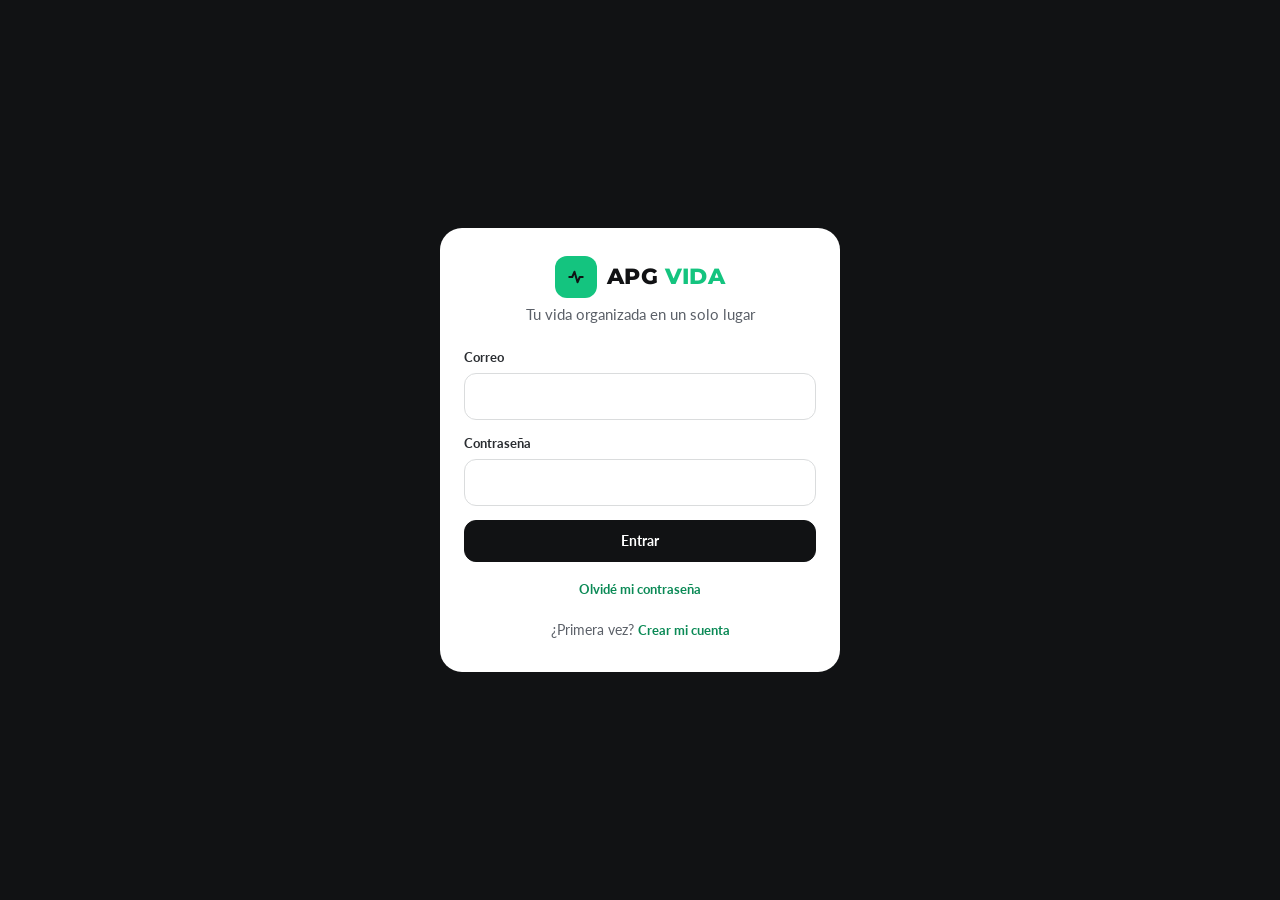
<file: apg-vida/index.html>
<!DOCTYPE html>
<html lang="es">
<head>
<meta charset="UTF-8">
<meta name="viewport" content="width=device-width, initial-scale=1.0, viewport-fit=cover">
<meta name="theme-color" content="#111214">
<meta name="apple-mobile-web-app-capable" content="yes">
<meta name="mobile-web-app-capable" content="yes">
<meta name="apple-mobile-web-app-status-bar-style" content="black-translucent">
<meta name="apple-mobile-web-app-title" content="APG VIDA">
<title>APG VIDA</title>
<link rel="manifest" href="manifest.webmanifest">
<link rel="icon" href="icon.svg" type="image/svg+xml">
<link rel="apple-touch-icon" href="icon.svg">
<link rel="preconnect" href="https://fonts.googleapis.com">
<link rel="preconnect" href="https://fonts.gstatic.com" crossorigin>
<link href="https://fonts.googleapis.com/css2?family=Lato:wght@400;700&family=Montserrat:wght@600;700;800&display=swap" rel="stylesheet">
<link rel="stylesheet" href="styles.css">
</head>
<body>
<div id="app" class="app">
  <aside class="sidebar" id="sidebar"></aside>
  <div class="main">
    <header class="topbar" id="topbar"></header>
    <div class="demo-banner" id="demoBanner" hidden>Modo demostración: los datos se guardan solo en este navegador.</div>
    <main id="view" class="view" tabindex="-1"></main>
  </div>
  <nav class="bottomnav" id="bottomnav"></nav>
  <button type="button" class="fab" id="fab" data-act="fab" aria-label="Agregar"></button>
</div>

<div class="login" id="login" hidden></div>

<div class="overlay" id="overlay" data-act="cerrar"></div>
<section class="sheet" id="sheet" role="dialog" aria-modal="true" aria-hidden="true"></section>
<div class="toast" id="toast" role="status" aria-live="polite"></div>

<script src="vendor/supabase.js"></script>
<script src="config.js"></script>
<script src="data.js"></script>
<script src="app.js"></script>
</body>
</html>
</file>
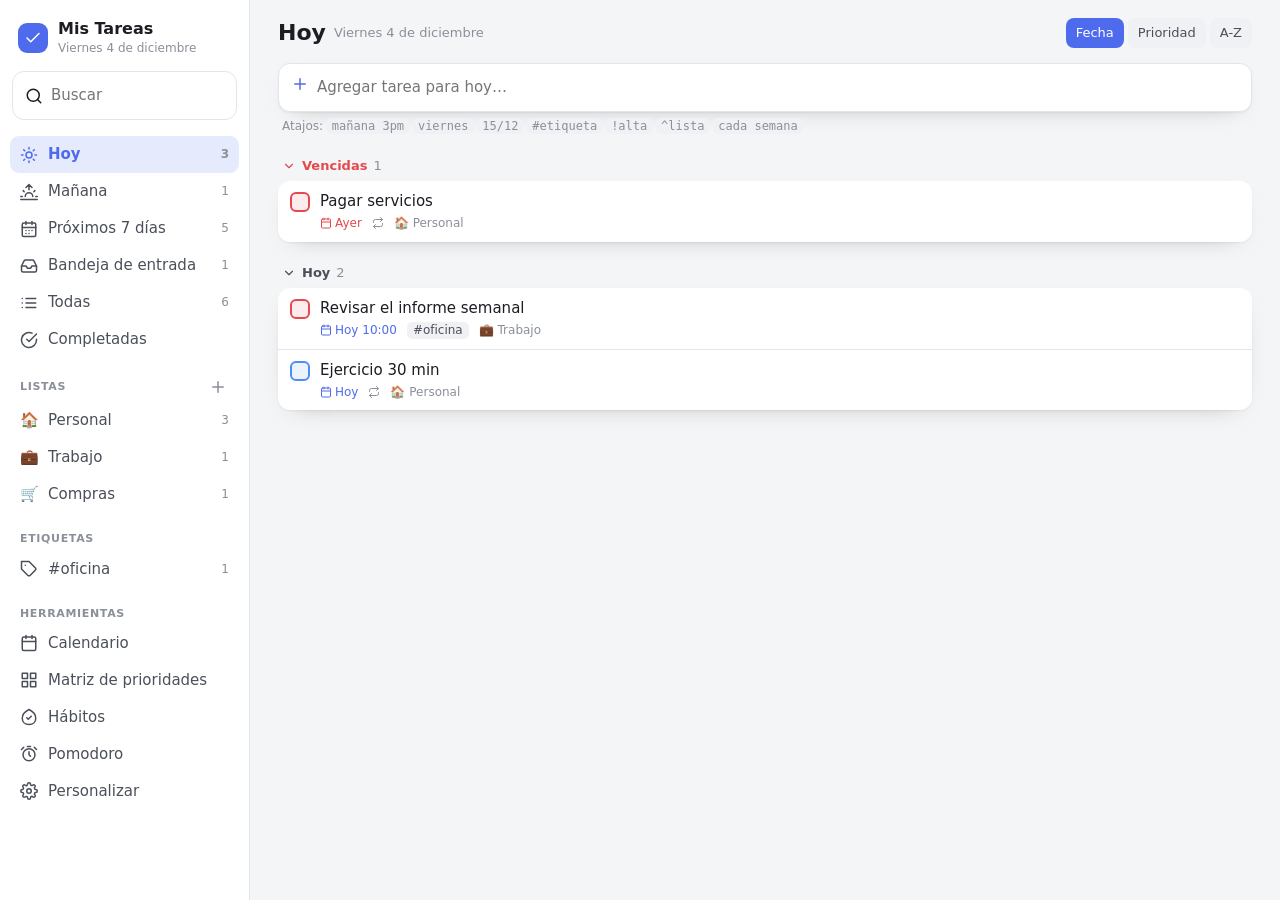
<file: tareas/index.html>
<!DOCTYPE html>
<html lang="es">
<head>
<meta charset="UTF-8">
<meta name="viewport" content="width=device-width, initial-scale=1.0, viewport-fit=cover">
<meta name="theme-color" content="#4F6BED">
<meta name="apple-mobile-web-app-capable" content="yes">
<meta name="apple-mobile-web-app-status-bar-style" content="default">
<title>Mis Tareas</title>
<link rel="manifest" href="manifest.webmanifest">
<link rel="icon" href="icon.svg" type="image/svg+xml">
<link rel="apple-touch-icon" href="icon.svg">
<link rel="stylesheet" href="styles.css">
</head>
<body>
<div class="app">
  <aside class="sidebar" id="sidebar"></aside>
  <div class="scrim" id="scrim" data-act="close-sidebar"></div>
  <main class="main" id="main"></main>
  <section class="detail" id="detail" hidden></section>
</div>
<div class="toast" id="toast" hidden></div>
<script src="app.js"></script>
<script>
  try { if ('serviceWorker' in navigator && location.protocol !== 'file:') navigator.serviceWorker.register('sw.js').catch(() => {}); } catch (e) { /* vista previa aislada */ }
</script>
</body>
</html>
</file>
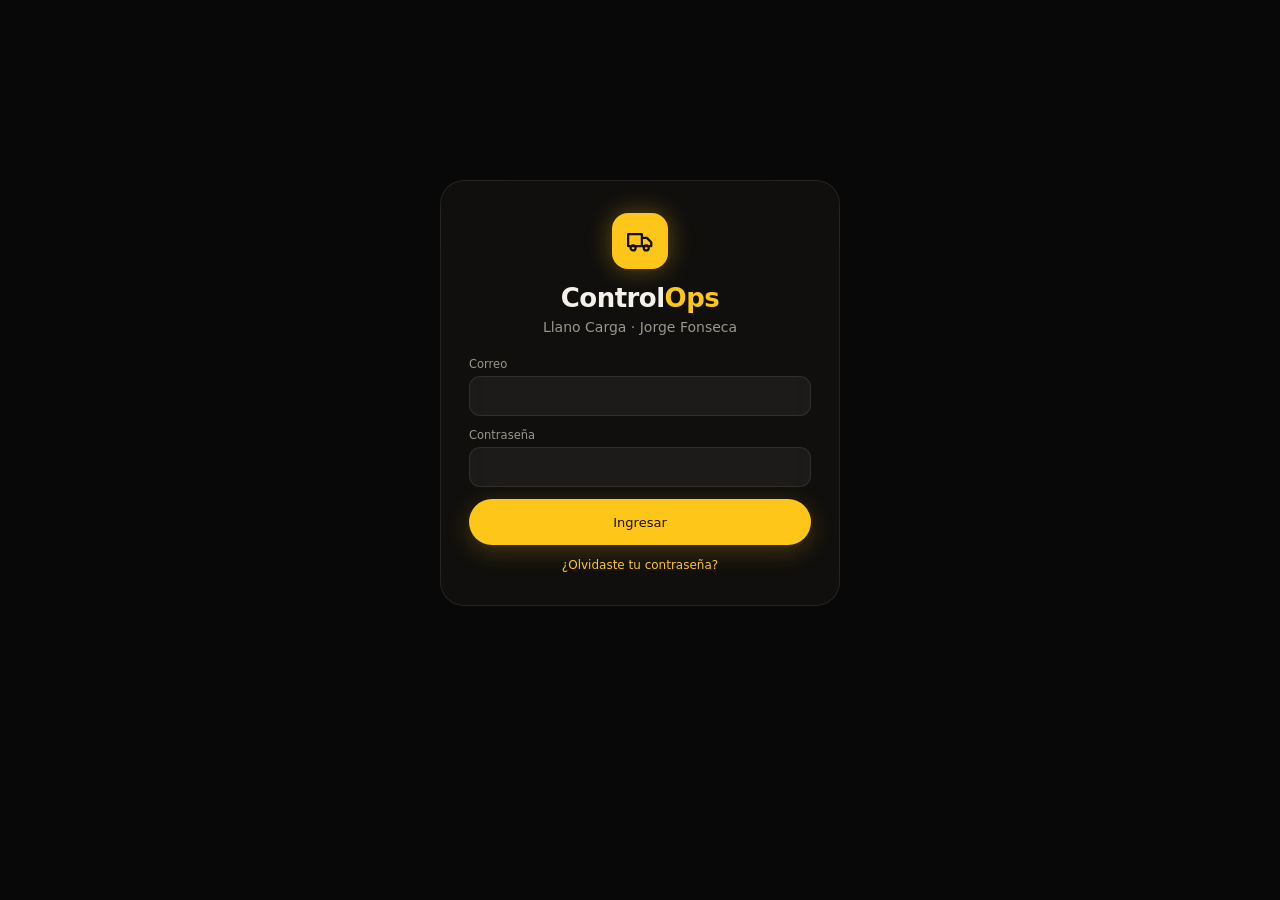
<file: transporte/index.html>
<!DOCTYPE html>
<html lang="es">
<head>
<meta charset="UTF-8">
<meta name="viewport" content="width=device-width, initial-scale=1.0, viewport-fit=cover">
<meta name="theme-color" content="#0b0d0c">
<meta name="apple-mobile-web-app-capable" content="yes">
<meta name="apple-mobile-web-app-status-bar-style" content="black-translucent">
<title>Control de Operaciones</title>
<link rel="manifest" href="manifest.webmanifest">
<link rel="icon" href="icon.svg" type="image/svg+xml">
<link rel="apple-touch-icon" href="icon.svg">
<link rel="stylesheet" href="styles.css">
</head>
<body>
<div class="bg" aria-hidden="true"><span class="b1"></span><span class="b2"></span><span class="b3"></span></div>

<header class="topbar">
  <div class="brand">
    <span class="logo" id="logo"></span>
    <span class="brand-name">Control<b>Ops</b></span>
  </div>
  <nav class="pills glass" id="pills"></nav>
  <div class="top-right">
    <div class="seg glass" id="empresaSeg"></div>
    <button class="btn primary new-btn" data-act="new-op" id="newBtn" title="Nueva operación"></button>
    <button class="icon-btn glass" data-act="nav" data-view="documentos" title="Documentos con alertas" id="bellBtn"></button>
    <button class="avatar" data-act="account" title="Administrador">AP</button>
  </div>
</header>

<main id="view" class="view"></main>

<nav class="bottomnav glass" id="bottomnav"></nav>

<div class="overlay" id="overlay" data-act="close"></div>
<section class="drawer glass-strong" id="drawer" aria-hidden="true"></section>
<section class="modal glass-strong" id="modal" aria-hidden="true"></section>
<div class="toast" id="toast"></div>

<script src="config.js"></script>
<script src="vendor/supabase.js"></script>
<script src="data.js"></script>
<script src="remote.js"></script>
<script src="app.js"></script>
<script>
  if ('serviceWorker' in navigator && location.protocol !== 'file:') {
    navigator.serviceWorker.register('sw.js').catch(() => {});
  }
</script>
</body>
</html>
</file>
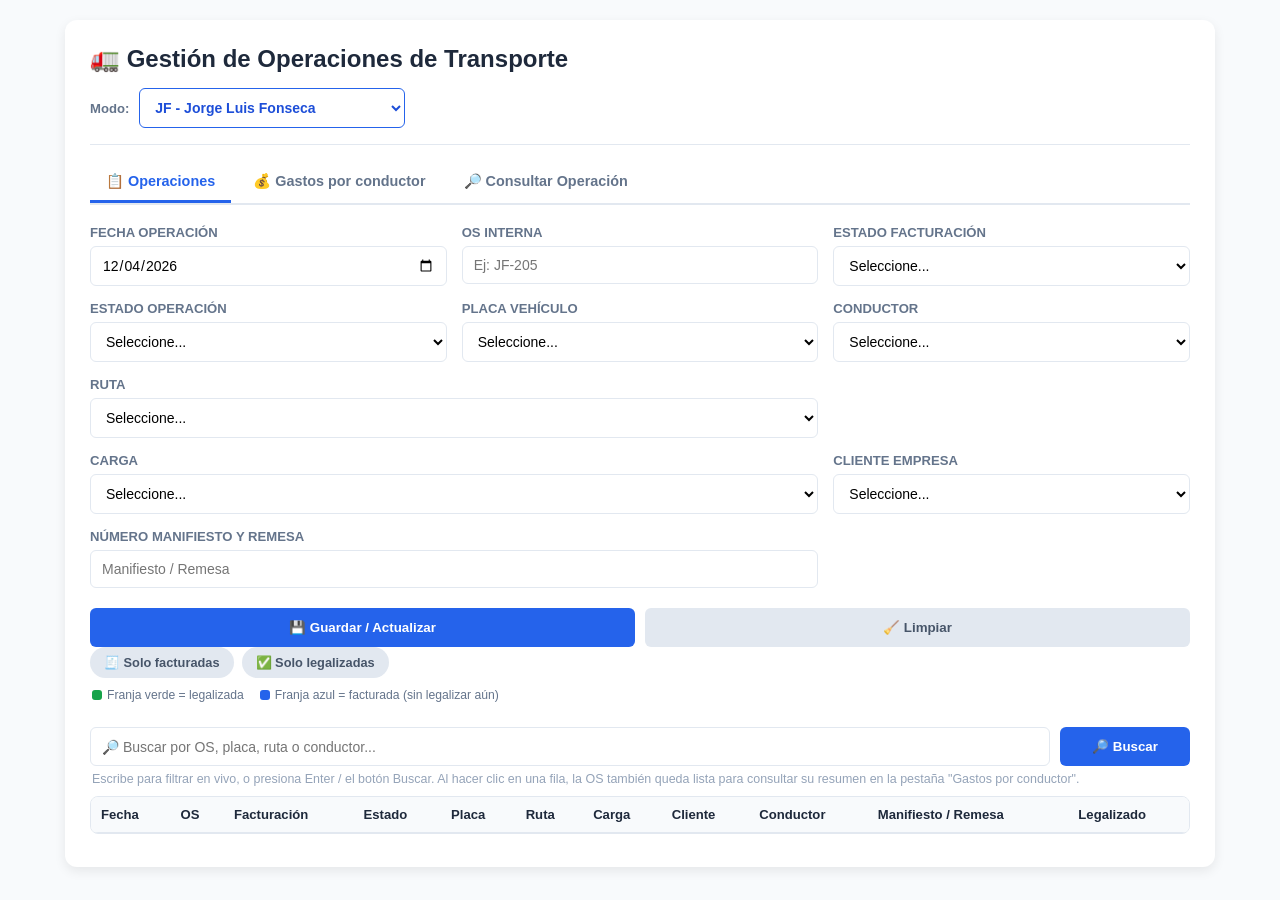
<file: panel-operaciones-transporte/Interfaz.html>
<!DOCTYPE html>

<html>

<head>

  <base target="_top">


  <style>

    :root {

      --primary: #2563eb;
      --primary-dark: #1d4ed8;
      --bg-body: #f8fafc;
      --text-main: #1e293b;
      --border: #e2e8f0;
      --success: #16a34a;
      --danger: #dc2626;
      --warning: #d97706;

    }


    * {
      box-sizing: border-box;
    }


    body {
      font-family: Arial, Helvetica, sans-serif;
      background-color: var(--bg-body);
      color: var(--text-main);
      padding: 20px;
      margin: 0;
    }


    .card {
      background: white;
      padding: 25px;
      border-radius: 12px;
      box-shadow: 0 4px 12px rgba(0,0,0,0.08);
      max-width: 1150px;
      margin: auto;
    }


    h2 {
      margin-top: 0;
      margin-bottom: 15px;
      color: var(--text-main);
    }


    /* SELECTOR DE MODO (JF / Llano) */

    .modo-bar {
      display: flex;
      align-items: center;
      gap: 10px;
      margin-bottom: 18px;
      padding-bottom: 16px;
      border-bottom: 1px solid var(--border);
    }


    .modo-bar label {
      font-size: 0.82rem;
      font-weight: 700;
      color: #64748b;
      margin: 0;
    }


    .modo-bar select {
      width: auto;
      min-width: 260px;
      font-weight: 700;
      color: var(--primary-dark);
      border-color: var(--primary);
    }


    /* PESTAÑAS */

    .tabs {
      display: flex;
      gap: 6px;
      border-bottom: 2px solid var(--border);
      margin-bottom: 20px;
    }


    .tab-btn {
      background: transparent;
      border: none;
      padding: 10px 16px;
      font-weight: 700;
      font-size: 0.9rem;
      color: #64748b;
      border-bottom: 3px solid transparent;
      border-radius: 0;
      cursor: pointer;
    }


    .tab-btn.activa {
      color: var(--primary);
      border-bottom: 3px solid var(--primary);
    }


    .tab-panel {
      display: none;
    }


    .tab-panel.activa {
      display: block;
    }


    /* FORMULARIO */

    .grid-form {
      display: grid;
      grid-template-columns: 1fr 1fr 1fr;
      gap: 15px;
      margin-bottom: 20px;
    }


    .form-group {
      display: flex;
      flex-direction: column;
    }


    .form-group.wide {
      grid-column: span 2;
    }


    label {
      font-size: 0.82rem;
      font-weight: 600;
      margin-bottom: 6px;
      color: #64748b;
    }


    input,
    select,
    textarea {
      width: 100%;
      padding: 10px 11px;
      border: 1px solid var(--border);
      border-radius: 6px;
      background: white;
      font-size: 14px;
      outline: none;
      font-family: inherit;
    }


    input:focus,
    select:focus,
    textarea:focus {
      border-color: var(--primary);
      box-shadow: 0 0 0 2px rgba(37,99,235,0.10);
    }


    /* BOTONES */

    .btn-group {
      display: flex;
      gap: 10px;
      margin-top: 10px;
    }


    button {
      padding: 12px;
      border: none;
      border-radius: 6px;
      font-weight: 600;
      cursor: pointer;
      transition: 0.2s;
    }


    button:hover {
      opacity: 0.9;
    }


    button:disabled {
      background: #94a3b8 !important;
      cursor: not-allowed;
    }


    .btn-save {
      flex: 1;
      background: var(--primary);
      color: white;
    }


    .btn-clear {
      flex: 1;
      background: #e2e8f0;
      color: #475569;
    }


    /* ESTADO / SPINNER */

    #status,
    #statusGasto {
      display: none;
      align-items: center;
      justify-content: center;
      gap: 10px;
      margin-top: 15px;
      font-weight: 600;
      color: var(--primary);
    }


    .spinner {
      width: 18px;
      height: 18px;
      border: 3px solid #e5e7eb;
      border-top: 3px solid var(--primary);
      border-radius: 50%;
      animation: spin 1s linear infinite;
    }


    @keyframes spin {
      0% { transform: rotate(0deg); }
      100% { transform: rotate(360deg); }
    }


    /* TOASTS */

    #toastContainer {
      position: fixed;
      top: 20px;
      right: 20px;
      display: flex;
      flex-direction: column;
      gap: 10px;
      z-index: 999;
    }


    .toast {
      min-width: 260px;
      max-width: 380px;
      padding: 12px 16px;
      border-radius: 8px;
      color: white;
      font-size: 0.85rem;
      font-weight: 600;
      box-shadow: 0 4px 12px rgba(0,0,0,0.15);
      opacity: 0;
      transform: translateX(20px);
      transition: 0.25s;
    }


    .toast.show {
      opacity: 1;
      transform: translateX(0);
    }


    .toast.success { background: var(--success); }
    .toast.error { background: var(--danger); }
    .toast.info { background: var(--primary); }


    /* BUSCADOR */

    .search-container {
      display: flex;
      gap: 10px;
      margin: 25px 0 10px 0;
    }


    .search-container input {
      flex: 1;
      margin: 0;
    }


    .btn-search {
      width: 130px;
      background: var(--primary);
      color: white;
    }


    .search-hint {
      font-size: 0.78rem;
      color: #94a3b8;
      margin: -4px 0 10px 2px;
    }


    /* FILTROS RÁPIDOS */

    .filtros-rapidos {
      display: flex;
      gap: 8px;
      margin-bottom: 10px;
    }


    .btn-filtro {
      background: #e2e8f0;
      color: #475569;
      padding: 8px 14px;
      font-size: 0.8rem;
      border-radius: 999px;
    }


    .btn-filtro.activo.filtro-facturado {
      background: var(--primary);
      color: white;
    }


    .btn-filtro.activo.filtro-legalizado {
      background: var(--success);
      color: white;
    }


    .leyenda-colores {
      display: flex;
      gap: 16px;
      font-size: 0.76rem;
      color: #64748b;
      margin: 6px 0 14px 2px;
    }


    .leyenda-colores span {
      display: inline-flex;
      align-items: center;
      gap: 5px;
    }


    .leyenda-punto {
      width: 10px;
      height: 10px;
      border-radius: 3px;
      display: inline-block;
    }


    /* TABLA */

    .table-container {
      margin-top: 10px;
      border: 1px solid var(--border);
      border-radius: 8px;
      overflow: hidden;
    }


    .table-scroll {
      overflow-x: auto;
      max-height: 350px;
      overflow-y: auto;
    }


    table {
      width: 100%;
      border-collapse: collapse;
      font-size: 0.82rem;
      min-width: 1050px;
    }


    th {
      background: #f8fafc;
      padding: 10px;
      text-align: left;
      border-bottom: 1px solid var(--border);
      position: sticky;
      top: 0;
      z-index: 1;
    }


    td {
      padding: 10px;
      border-bottom: 1px solid var(--border);
      cursor: pointer;
    }


    tbody tr.fila-legalizada {
      box-shadow: inset 4px 0 0 var(--success);
    }


    tbody tr.fila-facturada:not(.fila-legalizada) {
      box-shadow: inset 4px 0 0 var(--primary);
    }


    .badge-mini {
      display: inline-block;
      padding: 2px 8px;
      border-radius: 999px;
      font-size: 0.72rem;
      font-weight: 700;
    }


    .badge-mini.si { background: #dcfce7; color: var(--success); }
    .badge-mini.no { background: #f1f5f9; color: #64748b; }


    tbody tr:hover {
      background: #eff6ff;
    }


    .empty {
      text-align: center;
      padding: 25px;
      color: #64748b;
    }


    .contador {
      font-size: 0.78rem;
      color: #94a3b8;
      margin: 8px 2px 0 2px;
    }


    /* RESUMEN DE OS (pestaña Gastos) */

    .resumen-os {
      display: none;
      grid-template-columns: repeat(4, 1fr);
      gap: 12px 16px;
      background: #f8fafc;
      border: 1px solid var(--border);
      border-radius: 8px;
      padding: 15px;
      margin-bottom: 20px;
    }


    .resumen-os.activa {
      display: grid;
    }


    .resumen-item {
      display: flex;
      flex-direction: column;
    }


    .resumen-item .label-mini {
      font-size: 0.72rem;
      color: #94a3b8;
      font-weight: 700;
      text-transform: uppercase;
    }


    .resumen-item .valor-mini {
      font-size: 0.95rem;
      font-weight: 700;
      color: var(--text-main);
    }


    .btn-editar-gastos {
      background: #eef2ff;
      color: #4338ca;
      padding: 8px 14px;
      font-size: 0.8rem;
      border-radius: 6px;
    }


    /* EDICIÓN DE GASTOS/ANTICIPOS YA GUARDADOS */

    .edicion-gastos {
      background: #fffbeb;
      border: 1px solid #fde68a;
      border-radius: 8px;
      padding: 15px;
      margin-bottom: 20px;
    }


    .edicion-grid {
      display: grid;
      grid-template-columns: repeat(4, 1fr);
      gap: 10px 14px;
      margin-top: 10px;
    }


    .edicion-grid-anticipos {
      grid-template-columns: repeat(3, 1fr);
    }


    .edicion-campo label {
      display: block;
      font-size: 0.72rem;
      color: #92400e;
      font-weight: 700;
      text-transform: uppercase;
      margin-bottom: 4px;
    }


    .edicion-campo input {
      width: 100%;
    }


    .edicion-campo-anticipo {
      border: 1px solid #fcd34d;
      border-radius: 6px;
      padding: 8px;
      background: white;
    }


    .btn-guardar {
      background: var(--success);
      color: white;
      padding: 9px 16px;
      border-radius: 6px;
      font-weight: 700;
      margin-right: 8px;
    }


    .btn-cancelar {
      background: #e2e8f0;
      color: #475569;
      padding: 9px 16px;
      border-radius: 6px;
    }


    .badge {
      display: inline-block;
      padding: 3px 9px;
      border-radius: 999px;
      font-size: 0.72rem;
      font-weight: 700;
      width: fit-content;
    }


    .badge.ok { background: #dcfce7; color: var(--success); }
    .badge.falta { background: #fee2e2; color: var(--danger); }

    .badge-link {
      text-decoration: none;
      cursor: pointer;
      display: inline-block;
      padding: 3px 9px;
      border-radius: 999px;
      font-size: 0.72rem;
      font-weight: 700;
      background: #dcfce7;
      color: var(--success);
    }

    .badge-link:hover {
      background: #bbf7d0;
    }

    .badge-none {
      color: #94a3b8;
      font-size: 0.78rem;
    }

    .badge.completo { background: #dcfce7; color: var(--success); }
    .badge.pendiente { background: #fef3c7; color: var(--warning); }


    /* ESTADÍSTICAS (pestaña Consultar Operación) */

    .resumen {
      display: grid;
      grid-template-columns: repeat(4, 1fr);
      gap: 12px 16px;
      background: #f8fafc;
      border: 1px solid var(--border);
      border-radius: 8px;
      padding: 15px;
      margin-bottom: 18px;
    }


    /* CASILLAS DE TIPO DE GASTO */

    .gastos-checklist {
      display: grid;
      grid-template-columns: 1fr 1fr;
      gap: 10px;
      margin-bottom: 20px;
    }


    .gasto-item {
      display: flex;
      align-items: center;
      gap: 10px;
      border: 1px solid var(--border);
      border-radius: 8px;
      padding: 10px 12px;
      background: #fafbfc;
    }


    .gasto-item.marcado {
      border-color: var(--primary);
      background: #eff6ff;
    }


    .gasto-item input[type="checkbox"] {
      width: 18px;
      height: 18px;
      flex-shrink: 0;
      cursor: pointer;
    }


    .gasto-item label.gasto-nombre {
      flex: 1;
      font-weight: 700;
      font-size: 0.85rem;
      color: var(--text-main);
      margin: 0;
      cursor: pointer;
    }


    .gasto-item input.gasto-valor {
      width: 130px;
      padding: 7px 9px;
      font-size: 13px;
      display: none;
    }


    .gasto-item.marcado input.gasto-valor {
      display: block;
    }


    .soporte-toggle {
      display: flex;
      align-items: center;
      gap: 8px;
    }


    .soporte-toggle input[type="checkbox"] {
      width: 18px;
      height: 18px;
      cursor: pointer;
    }


    .anticipo-form {
      display: grid;
      grid-template-columns: 1fr 1fr auto;
      gap: 10px;
      align-items: end;
      background: #fffbeb;
      border: 1px solid #fde68a;
      border-radius: 8px;
      padding: 15px;
      margin-bottom: 20px;
    }


    .btn-anticipo {
      background: var(--warning);
      color: white;
      white-space: nowrap;
    }


    .resumen-tabla {
      width: 100%;
      border-collapse: collapse;
      font-size: 0.82rem;
      margin-top: 10px;
    }


    .resumen-tabla th,
    .resumen-tabla td {
      border: 1px solid var(--border);
      padding: 6px 8px;
      text-align: left;
    }


    .resumen-tabla th {
      background: #f8fafc;
    }


    /* PESTAÑA "CONSULTAR OPERACIÓN" */

    .bloques-consulta {
      display: flex;
      flex-direction: column;
      gap: 16px;
      margin-top: 14px;
    }


    .bloque-consulta {
      border: 1px solid var(--border);
      border-radius: 8px;
      padding: 16px;
      background: #fafbfc;
    }


    .bloque-consulta h3 {
      margin: 0 0 12px;
      font-size: 0.92rem;
      color: var(--text-main);
    }


    .bloque-grid {
      display: grid;
      grid-template-columns: repeat(4, 1fr);
      gap: 12px 16px;
    }


    .doc-fila {
      display: flex;
      align-items: center;
      justify-content: space-between;
      padding: 8px 0;
      border-bottom: 1px dashed var(--border);
    }


    .doc-fila:last-child {
      border-bottom: none;
    }


    .doc-fila .doc-nombre {
      font-weight: 700;
      font-size: 0.85rem;
      color: var(--text-main);
    }


    .alerta-no-encontrada {
      background: #fef3c7;
      border: 1px solid #fde68a;
      color: #92400e;
      padding: 14px 16px;
      border-radius: 8px;
      font-weight: 600;
      font-size: 0.88rem;
    }


    @media (max-width: 850px) {
      .gastos-checklist {
        grid-template-columns: 1fr;
      }
      .anticipo-form {
        grid-template-columns: 1fr;
      }
      .bloque-grid {
        grid-template-columns: 1fr 1fr;
      }
    }


    /* RESPONSIVE */

    @media (max-width: 850px) {

      .grid-form {
        grid-template-columns: 1fr;
      }

      .form-group.wide {
        grid-column: span 1;
      }

      .resumen-os {
        grid-template-columns: 1fr 1fr;
      }

      .resumen {
        grid-template-columns: 1fr 1fr;
      }

    }

  </style>

</head>


<body>


<div id="toastContainer"></div>


<div class="card">


  <h2>
    🚛 Gestión de Operaciones de Transporte
  </h2>


  <!-- SELECTOR DE MODO: determina si se lee/escribe 'operaciones' (JF) o 'Control_llano' -->

  <div class="modo-bar">
    <label for="modoActivo">Modo:</label>
    <select id="modoActivo" onchange="cambiarModo(this.value)">
      <option value="JF">JF - Jorge Luis Fonseca</option>
      <option value="LLANO">Llano - Multiservicios Llanocarga</option>
    </select>
  </div>


  <!-- PESTAÑAS -->

  <div class="tabs">
    <button class="tab-btn activa" id="tabBtnOperaciones" onclick="cambiarTab('operaciones')">
      📋 Operaciones
    </button>
    <button class="tab-btn" id="tabBtnGastos" onclick="cambiarTab('gastos')">
      💰 Gastos por conductor
    </button>
    <button class="tab-btn" id="tabBtnConsulta" onclick="cambiarTab('consulta')">
      🔎 Consultar Operación
    </button>
  </div>


  <!-- ===================================================== -->
  <!-- PESTAÑA 1: OPERACIONES (igual que el panel original)   -->
  <!-- ===================================================== -->

  <div class="tab-panel activa" id="panelOperaciones">


    <!-- FORMULARIO -->

    <div class="grid-form">


      <div class="form-group">
        <label>FECHA OPERACIÓN</label>
        <input type="date" id="fecha">
      </div>


      <div class="form-group">
        <label>OS INTERNA</label>
        <input type="text" id="os" placeholder="Ej: JF-205">
      </div>


      <div class="form-group">
        <label>ESTADO FACTURACIÓN</label>
        <select id="estadoFacturacion">
          <option value="">Seleccione...</option>
        </select>
      </div>


      <div class="form-group">
        <label>ESTADO OPERACIÓN</label>
        <select id="estadoOperacion">
          <option value="">Seleccione...</option>
        </select>
      </div>


      <div class="form-group">
        <label>PLACA VEHÍCULO</label>
        <select id="placa">
          <option value="">Seleccione...</option>
        </select>
      </div>


      <div class="form-group">
        <label>CONDUCTOR</label>
        <select id="conductor">
          <option value="">Seleccione...</option>
        </select>
      </div>


      <div class="form-group wide">
        <label>RUTA</label>
        <select id="ruta">
          <option value="">Seleccione...</option>
        </select>
      </div>


      <div class="form-group wide">
        <label>CARGA</label>
        <select id="carga">
          <option value="">Seleccione...</option>
        </select>
      </div>


      <div class="form-group">
        <label>CLIENTE EMPRESA</label>
        <select id="cliente">
          <option value="">Seleccione...</option>
        </select>
      </div>


      <div class="form-group wide">
        <label>NÚMERO MANIFIESTO Y REMESA</label>
        <input type="text" id="manifiesto" placeholder="Manifiesto / Remesa">
      </div>


    </div>


    <!-- BOTONES -->

    <div class="btn-group">

      <button id="btnGuardar" class="btn-save" onclick="registrar()">
        💾 Guardar / Actualizar
      </button>

      <button id="btnLimpiar" class="btn-clear" onclick="limpiar()">
        🧹 Limpiar
      </button>

    </div>


    <!-- ESTADO -->

    <div id="status">
      <div class="spinner"></div>
      <span id="statusText">Procesando información...</span>
    </div>


    <!-- FILTROS RÁPIDOS -->

    <div class="filtros-rapidos">

      <button class="btn-filtro filtro-facturado" id="btnFiltroFacturado" onclick="alternarFiltro('facturado')">
        🧾 Solo facturadas
      </button>

      <button class="btn-filtro filtro-legalizado" id="btnFiltroLegalizado" onclick="alternarFiltro('legalizado')">
        ✅ Solo legalizadas
      </button>

    </div>

    <div class="leyenda-colores">
      <span><span class="leyenda-punto" style="background: var(--success);"></span> Franja verde = legalizada</span>
      <span><span class="leyenda-punto" style="background: var(--primary);"></span> Franja azul = facturada (sin legalizar aún)</span>
    </div>


    <!-- BUSCADOR -->

    <div class="search-container">

      <input
        type="text"
        id="busqueda"
        placeholder="🔎 Buscar por OS, placa, ruta o conductor..."
        onkeydown="buscarConEnter(event)"
        oninput="buscarConDebounce()"
      >

      <button class="btn-search" onclick="ejecutarBusqueda()">
        🔎 Buscar
      </button>

    </div>

    <div class="search-hint">
      Escribe para filtrar en vivo, o presiona Enter / el botón Buscar. Al hacer clic en una fila, la OS también queda lista para consultar su resumen en la pestaña "Gastos por conductor".
    </div>


    <!-- TABLA -->

    <div class="table-container">

      <div class="table-scroll">

        <table id="tablaOperaciones">

          <thead>
            <tr>
              <th>Fecha</th>
              <th>OS</th>
              <th>Facturación</th>
              <th>Estado</th>
              <th>Placa</th>
              <th>Ruta</th>
              <th>Carga</th>
              <th>Cliente</th>
              <th>Conductor</th>
              <th>Manifiesto / Remesa</th>
              <th>Legalizado</th>
            </tr>
          </thead>

          <tbody id="cuerpoTabla"></tbody>

        </table>

      </div>

    </div>

    <div class="contador" id="contadorResultados"></div>

  </div>


  <!-- ===================================================== -->
  <!-- PESTAÑA 2: GASTOS POR CONDUCTOR (nueva)                 -->
  <!-- ===================================================== -->

  <div class="tab-panel" id="panelGastos">


    <div class="grid-form">


      <div class="form-group wide">
        <label>OS INTERNA</label>
        <input
          type="text"
          id="gastoOs"
          list="listaOsGastos"
          placeholder="Ej: JF-205"
          onchange="consultarResumenOS()"
        >
        <datalist id="listaOsGastos"></datalist>
      </div>


      <div class="form-group wide">
        <label>ADJUNTAR LEGALIZACIÓN (link de Drive del soporte)</label>
        <input type="text" id="gastoLegalizacion" placeholder="https://drive.google.com/...">
      </div>


    </div>


    <label style="font-size:0.82rem; font-weight:600; color:#64748b; margin-bottom:8px; display:block;">
      MARCA LOS TIPOS DE GASTO Y ESCRIBE EL VALOR A SUMAR DE CADA UNO
    </label>

    <div class="gastos-checklist" id="gastosChecklist">
      <!-- Las casillas se generan por JavaScript (ver GASTOS_TIPOS_RESPALDO) -->
    </div>


    <!-- BOTONES -->

    <div class="btn-group">

      <button id="btnGuardarGasto" class="btn-save" onclick="registrarGasto()">
        💾 Registrar gasto(s)
      </button>

      <button id="btnLimpiarGasto" class="btn-clear" onclick="limpiarGasto()">
        🧹 Limpiar
      </button>

    </div>


    <!-- ESTADO -->

    <div id="statusGasto">
      <div class="spinner"></div>
      <span id="statusGastoText">Procesando información...</span>
    </div>


    <!-- ANTICIPOS -->

    <div class="search-hint" style="margin-top: 30px;">
      Registrar un anticipo (valor + fecha) para la OS de arriba — se guarda en la primera de las 3 casillas de anticipo que esté libre:
    </div>

    <div class="anticipo-form">

      <div class="form-group" style="margin:0;">
        <label>VALOR ANTICIPO</label>
        <input type="number" id="anticipoValor" placeholder="Ej: 500000" min="0" step="1">
      </div>

      <div class="form-group" style="margin:0;">
        <label>FECHA ANTICIPO</label>
        <input type="date" id="anticipoFecha">
      </div>

      <button class="btn-anticipo" onclick="registrarAnticipo()">
        💰 Agregar anticipo
      </button>

    </div>


    <!-- RESUMEN DE LA OS -->

    <div class="search-hint">
      Resumen de la operación (se actualiza al escribir/seleccionar la OS, o después de guardar):
    </div>

    <div class="resumen-os" id="resumenOS">

      <div class="resumen-item">
        <span class="label-mini">Conductor</span>
        <span class="valor-mini" id="resConductor">—</span>
      </div>

      <div class="resumen-item">
        <span class="label-mini">Placa</span>
        <span class="valor-mini" id="resPlaca">—</span>
      </div>

      <div class="resumen-item">
        <span class="label-mini">Total gastos</span>
        <span class="valor-mini" id="resGastos">—</span>
      </div>

      <div class="resumen-item">
        <span class="label-mini">Total anticipos</span>
        <span class="valor-mini" id="resAnticipos">—</span>
      </div>

      <div class="resumen-item">
        <span class="label-mini">Diferencia</span>
        <span class="valor-mini" id="resDiferencia">—</span>
      </div>

      <div class="resumen-item">
        <span class="label-mini">Legalización</span>
        <span class="valor-mini" id="resLegalizacion">—</span>
      </div>

      <div class="resumen-item">
        <span class="label-mini">Estado general</span>
        <span class="valor-mini" id="resEstado">—</span>
      </div>

      <div class="resumen-item" style="grid-column: span 4;">
        <span class="label-mini">Desglose por categoría</span>
        <table class="resumen-tabla" id="resTablaCategorias"></table>
      </div>

      <div class="resumen-item" style="grid-column: span 4;">
        <span class="label-mini">Anticipos registrados</span>
        <table class="resumen-tabla" id="resTablaAnticipos"></table>
      </div>

      <div class="resumen-item" style="grid-column: span 4; text-align:right;">
        <button class="btn-editar-gastos" id="btnEditarGastos" onclick="abrirEdicionGastos()">
          ✏️ Editar gastos y anticipos de esta OS
        </button>
      </div>

    </div>


    <!-- EDICIÓN DE GASTOS/ANTICIPOS YA GUARDADOS (sobrescribe, no suma) -->

    <div class="edicion-gastos" id="edicionGastos" style="display:none;">

      <div class="search-hint">
        Editando <strong id="edicionOSLabel"></strong>. Estos valores <strong>reemplazan</strong>
        lo que ya estaba guardado (no se suman). Deja en blanco lo que no quieras tocar.
      </div>

      <div class="edicion-grid" id="edicionCategoriasGrid"></div>

      <div class="edicion-grid edicion-grid-anticipos" id="edicionAnticiposGrid"></div>

      <div class="form-actions" style="margin-top:12px;">
        <button class="btn-guardar" onclick="guardarEdicionGastos()">
          💾 Guardar cambios
        </button>
        <button class="btn-cancelar" onclick="cerrarEdicionGastos()">
          Cancelar
        </button>
      </div>

    </div>

  </div>


  <!-- ===================================================== -->
  <!-- PESTAÑA 3: CONSULTAR OPERACIÓN (nueva, solo lectura)    -->
  <!-- ===================================================== -->

  <div class="tab-panel" id="panelConsulta">

    <div class="resumen">
      <div class="resumen-item"><span class="label-mini">Total operaciones</span><span class="valor-mini" id="statConsultaTotal">—</span></div>
      <div class="resumen-item"><span class="label-mini">Facturadas</span><span class="valor-mini" id="statConsultaFacturadas">—</span></div>
      <div class="resumen-item"><span class="label-mini">Legalizadas</span><span class="valor-mini" id="statConsultaLegalizadas">—</span></div>
      <div class="resumen-item"><span class="label-mini">Pendientes de legalizar</span><span class="valor-mini" id="statConsultaPendientes">—</span></div>
    </div>

    <label style="font-size:0.82rem; font-weight:600; color:#64748b; margin-bottom:8px; display:block;">
      FILTRAR POR PROPIEDAD
    </label>

    <div class="grid-form" style="margin-bottom:12px;">

      <div class="form-group">
        <label>CONDUCTOR</label>
        <select id="filtroConductor" onchange="renderTablaConsulta()">
          <option value="">Todos los conductores</option>
        </select>
      </div>

      <div class="form-group">
        <label>PLACA VEHÍCULO</label>
        <select id="filtroPlaca" onchange="renderTablaConsulta()">
          <option value="">Todas las placas</option>
        </select>
      </div>

      <div class="form-group">
        <label>CLIENTE EMPRESA</label>
        <select id="filtroCliente" onchange="renderTablaConsulta()">
          <option value="">Todos los clientes</option>
        </select>
      </div>

      <div class="form-group">
        <label>ESTADO FACTURACIÓN</label>
        <select id="filtroEstadoFacturacion" onchange="renderTablaConsulta()">
          <option value="">Todos los estados</option>
        </select>
      </div>

      <div class="form-group">
        <label>ESTADO OPERACIÓN</label>
        <select id="filtroEstadoOperacion" onchange="renderTablaConsulta()">
          <option value="">Todos los estados</option>
        </select>
      </div>

    </div>

    <div class="search-container">

      <input
        type="text"
        id="consultaOs"
        placeholder="🔎 Buscar por OS, placa, cliente o conductor..."
        oninput="buscarConDebounceConsulta()"
        onkeydown="if (event.key === 'Enter') { event.preventDefault(); consultarOperacionCompletaUI(this.value); }"
      >

      <button class="btn-search" onclick="limpiarBusquedaConsulta()">
        🧹 Limpiar
      </button>

    </div>

    <div class="search-hint">
      Combina el texto libre con los filtros de arriba, o haz clic en una fila para ver el detalle completo — conductor, viaje, documentos y gastos/legalización — de esa operación. Es de solo lectura: nunca crea filas nuevas en "Gastos_Conductores".
    </div>

    <div class="table-container">
      <div class="table-scroll">
        <table>
          <thead>
            <tr>
              <th>Fecha</th>
              <th>OS</th>
              <th>Cliente</th>
              <th>Conductor</th>
              <th>Placa</th>
              <th>Remesa</th>
              <th>Manifiesto</th>
              <th>Cumplido</th>
              <th>Factura</th>
              <th>Gastos</th>
            </tr>
          </thead>
          <tbody id="cuerpoTablaConsulta"><tr><td colspan="10" class="empty">Cargando operaciones...</td></tr></tbody>
        </table>
      </div>
    </div>
    <div class="contador" id="contadorConsulta"></div>

    <div id="resultadoConsulta" style="margin-top:18px;"></div>

  </div>


</div>


<script>


let debounceTimer = null;

// Debe coincidir EXACTO con GASTOS_TIPOS_VALIDOS en Code.gs.
// Se usa como respaldo si por algún motivo obtenerListasGastos()
// no responde a tiempo, y para construir las casillas de inmediato
// sin esperar al servidor.
const GASTOS_TIPOS_RESPALDO = [
  'Combustible', '% Conductor', 'Parqueadero', 'Mantenimiento / Imprevistos',
  'Peajes', 'Engrase', 'Lavado', 'Otros'
];

// Último dataset traído del servidor (todas las filas, sin filtrar) y
// estado de los filtros rápidos de la pestaña Operaciones.
let ultimosDatosOperaciones = [];
let filtroFacturado = false;
let filtroLegalizado = false;

// Modo activo (JF / LLANO) y catálogo de modos traído del servidor —
// determina sobre qué hoja de operaciones se lee/escribe todo el panel.
let modoActual = 'JF';
let configuracionModos = [];

// Dataset propio de la pestaña "Consultar Operación" (independiente del de
// la pestaña Operaciones, para que un filtro en una no afecte a la otra).
let datosConsulta = [];
let debounceTimerConsulta = null;


/**
 * =========================================================
 * AL CARGAR
 * =========================================================
 */
window.onload = function() {

  establecerFecha();
  construirChecklistGastos(GASTOS_TIPOS_RESPALDO);
  cargarConfiguracionModos();

};


/**
 * =========================================================
 * MODO ACTIVO (JF / LLANO)
 * =========================================================
 * El modo determina sobre qué hoja de operaciones ('operaciones' o
 * 'Control_llano') se lee/escribe todo el panel. Se resuelve una sola
 * vez al abrir (contra obtenerConfiguracionModos(), que trae las
 * etiquetas y el prefijo de OS desde Code.gs) y se vuelve a aplicar
 * cada vez que el usuario cambia el selector de modo.
 */
function cargarConfiguracionModos() {

  google.script.run

    .withSuccessHandler(function(modos) {

      configuracionModos = modos || [];

      if (configuracionModos.length) {

        const select = document.getElementById('modoActivo');
        select.innerHTML = configuracionModos.map(function(m) {
          return '<option value="' + m.clave + '">' + escapeHTML(m.etiqueta) + '</option>';
        }).join('');

        modoActual = configuracionModos[0].clave;
        select.value = modoActual;

      }

      actualizarPlaceholderOS();

      cargarListas();
      cargarLista();
      cargarListasGastos();
      cargarTablaConsulta();

    })

    .withFailureHandler(function(error) {

      mostrarToast('❌ Error cargando los modos disponibles: ' + error.message, 'error');

      // El panel sigue siendo usable en el modo por defecto (JF) aunque
      // esta llamada falle — no dejamos las demás listas sin cargar.
      cargarListas();
      cargarLista();
      cargarListasGastos();
      cargarTablaConsulta();

    })

    .obtenerConfiguracionModos();

}


function cambiarModo(nuevoModo) {

  modoActual = nuevoModo;

  limpiar();
  limpiarGasto();

  document.getElementById('busqueda').value = '';
  filtroFacturado = false;
  filtroLegalizado = false;
  document.getElementById('btnFiltroFacturado').classList.remove('activo');
  document.getElementById('btnFiltroLegalizado').classList.remove('activo');

  document.getElementById('consultaOs').value = '';
  document.getElementById('resultadoConsulta').innerHTML = '';

  actualizarPlaceholderOS();

  cargarListas();
  cargarLista();
  cargarListasGastos();
  cargarTablaConsulta();

  mostrarToast('Modo cambiado a ' + etiquetaDeModo(modoActual) + '.', 'info');

}


function etiquetaDeModo(clave) {

  const encontrado = configuracionModos.filter(function(m) { return m.clave === clave; })[0];

  return encontrado ? encontrado.etiqueta : clave;

}


function prefijoDeModo(clave) {

  const encontrado = configuracionModos.filter(function(m) { return m.clave === clave; })[0];

  return encontrado ? encontrado.prefijoOS : '';

}


function actualizarPlaceholderOS() {

  const prefijo = prefijoDeModo(modoActual);

  document.getElementById('os').placeholder = prefijo ? ('Ej: ' + prefijo + '123') : 'Ej: JF-205';

}


/**
 * =========================================================
 * PESTAÑAS
 * =========================================================
 */
function cambiarTab(nombre) {

  const paneles = { operaciones: 'panelOperaciones', gastos: 'panelGastos', consulta: 'panelConsulta' };
  const botones = { operaciones: 'tabBtnOperaciones', gastos: 'tabBtnGastos', consulta: 'tabBtnConsulta' };

  Object.keys(paneles).forEach(function(clave) {
    document.getElementById(paneles[clave]).classList.toggle('activa', clave === nombre);
    document.getElementById(botones[clave]).classList.toggle('activa', clave === nombre);
  });

}


/**
 * =========================================================
 * TOASTS (reemplazan los alert() bloqueantes)
 * =========================================================
 */
function mostrarToast(mensaje, tipo) {

  const contenedor = document.getElementById('toastContainer');

  const toast = document.createElement('div');
  toast.className = 'toast ' + (tipo || 'info');
  toast.textContent = mensaje;

  contenedor.appendChild(toast);

  requestAnimationFrame(function() {
    toast.classList.add('show');
  });

  setTimeout(function() {
    toast.classList.remove('show');
    setTimeout(function() {
      toast.remove();
    }, 300);
  }, 3500);

}


/**
 * =========================================================
 * FECHA ACTUAL
 * =========================================================
 */
function establecerFecha() {

  const fecha = new Date();
  const year = fecha.getFullYear();
  const month = String(fecha.getMonth() + 1).padStart(2, '0');
  const day = String(fecha.getDate()).padStart(2, '0');
  const hoy = year + '-' + month + '-' + day;

  document.getElementById('fecha').value = hoy;

  const campoAnticipoFecha = document.getElementById('anticipoFecha');
  if (campoAnticipoFecha) {
    campoAnticipoFecha.value = hoy;
  }

}


/**
 * =========================================================
 * CARGAR LISTAS (pestaña Operaciones)
 * =========================================================
 */
function cargarListas() {

  google.script.run

    .withSuccessHandler(function(listas) {

      llenarSelect('estadoFacturacion', listas.estadosFacturacion);
      llenarSelect('estadoOperacion', listas.estadosOperacion);
      llenarSelect('placa', listas.placas);
      llenarSelect('ruta', listas.rutas);
      llenarSelect('carga', listas.cargas);
      llenarSelect('cliente', listas.clientes);
      llenarSelect('conductor', listas.conductores);

      llenarSelectFiltro('filtroConductor', listas.conductores, 'Todos los conductores');
      llenarSelectFiltro('filtroPlaca', listas.placas, 'Todas las placas');
      llenarSelectFiltro('filtroCliente', listas.clientes, 'Todos los clientes');
      llenarSelectFiltro('filtroEstadoFacturacion', listas.estadosFacturacion, 'Todos los estados');
      llenarSelectFiltro('filtroEstadoOperacion', listas.estadosOperacion, 'Todos los estados');

    })

    .withFailureHandler(function(error) {
      mostrarToast('❌ Error cargando listas: ' + error.message, 'error');
    })

    .obtenerListas(modoActual);

}


/**
 * =========================================================
 * LLENAR SELECT
 * =========================================================
 */
function llenarSelect(id, opciones) {

  const select = document.getElementById(id);
  const valorActual = select.value;

  select.innerHTML = '<option value="">Seleccione...</option>';

  if (!opciones) {
    return;
  }

  opciones.forEach(function(opcion) {
    const option = document.createElement('option');
    option.value = opcion;
    option.textContent = opcion;
    select.appendChild(option);
  });

  if (valorActual) {
    select.value = valorActual;
  }

}


/**
 * =========================================================
 * LLENAR SELECT DE FILTRO (pestaña Consultar Operación)
 * =========================================================
 * Igual que llenarSelect(), pero con una opción "Todos" en vez de
 * "Seleccione..." obligatorio — estos selects son filtros opcionales,
 * no campos de un formulario que se vaya a guardar.
 */
function llenarSelectFiltro(id, opciones, etiquetaTodos) {

  const select = document.getElementById(id);
  const valorActual = select.value;

  select.innerHTML = '<option value="">' + escapeHTML(etiquetaTodos) + '</option>';

  (opciones || []).forEach(function(opcion) {
    const option = document.createElement('option');
    option.value = opcion;
    option.textContent = opcion;
    select.appendChild(option);
  });

  if (valorActual) {
    select.value = valorActual;
  }

}


/**
 * =========================================================
 * REGISTRAR / ACTUALIZAR (Operaciones)
 * =========================================================
 */
function registrar() {

  const btn = document.getElementById('btnGuardar');
  const status = document.getElementById('status');
  const statusText = document.getElementById('statusText');

  const operacion = {
    modo: modoActual,
    fecha: document.getElementById('fecha').value,
    os: document.getElementById('os').value.trim(),
    estadoFacturacion: document.getElementById('estadoFacturacion').value,
    estadoOperacion: document.getElementById('estadoOperacion').value,
    placa: document.getElementById('placa').value,
    conductor: document.getElementById('conductor').value,
    ruta: document.getElementById('ruta').value,
    carga: document.getElementById('carga').value,
    cliente: document.getElementById('cliente').value,
    manifiesto: document.getElementById('manifiesto').value.trim()
  };

  if (!operacion.fecha) {
    mostrarToast('⚠️ La fecha es obligatoria.', 'error');
    return;
  }

  if (!operacion.os) {
    mostrarToast('⚠️ La OS interna es obligatoria.', 'error');
    document.getElementById('os').focus();
    return;
  }

  btn.disabled = true;
  statusText.textContent = 'Guardando operación...';
  status.style.display = 'flex';

  google.script.run

    .withSuccessHandler(function(resultado) {

      status.style.display = 'none';
      btn.disabled = false;

      mostrarToast(resultado.mensaje, 'success');

      cargarLista();
      cargarListas();
      cargarListasGastos();
      limpiar();

      document.getElementById('busqueda').value = operacion.os;

    })

    .withFailureHandler(function(error) {

      status.style.display = 'none';
      btn.disabled = false;

      mostrarToast('❌ Error guardando operación: ' + error.message, 'error');

    })

    .guardarOperacion(operacion);

}


/**
 * =========================================================
 * CARGAR TABLA (todas las operaciones)
 * =========================================================
 */
function cargarLista() {

  const cuerpo = document.getElementById('cuerpoTabla');
  cuerpo.innerHTML = '<tr><td colspan="11" class="empty">Cargando operaciones...</td></tr>';

  google.script.run

    .withSuccessHandler(function(datos) {
      ultimosDatosOperaciones = datos || [];
      aplicarFiltrosVisuales();
    })

    .withFailureHandler(function(error) {
      cuerpo.innerHTML = '<tr><td colspan="11" class="empty">❌ Error cargando datos.</td></tr>';
      mostrarToast('❌ Error cargando operaciones: ' + error.message, 'error');
    })

    .obtenerOperaciones(modoActual);

}


/**
 * =========================================================
 * BÚSQUEDA CON DEBOUNCE (filtra mientras se escribe)
 * =========================================================
 */
function buscarConDebounce() {

  clearTimeout(debounceTimer);

  debounceTimer = setTimeout(function() {
    ejecutarBusqueda();
  }, 350);

}


function buscarConEnter(event) {

  if (event.key === 'Enter') {
    event.preventDefault();
    clearTimeout(debounceTimer);
    ejecutarBusqueda();
  }

}


/**
 * =========================================================
 * EJECUTAR BÚSQUEDA (OS, placa, ruta o conductor)
 * =========================================================
 */
function ejecutarBusqueda() {

  const texto = document.getElementById('busqueda').value.trim();

  google.script.run

    .withSuccessHandler(function(datos) {
      ultimosDatosOperaciones = datos || [];
      aplicarFiltrosVisuales(texto);
    })

    .withFailureHandler(function(error) {
      mostrarToast('❌ Error buscando: ' + error.message, 'error');
    })

    .buscarOperaciones(texto, modoActual);

}


/**
 * =========================================================
 * FILTROS RÁPIDOS: FACTURADAS / LEGALIZADAS
 * =========================================================
 * Filtran en el navegador sobre lo último que trajo el servidor
 * (cargarLista o ejecutarBusqueda), sin otra llamada — así se
 * pueden combinar libremente con la búsqueda de texto.
 */
function alternarFiltro(tipo) {

  if (tipo === 'facturado') {
    filtroFacturado = !filtroFacturado;
    document.getElementById('btnFiltroFacturado').classList.toggle('activo', filtroFacturado);
  } else {
    filtroLegalizado = !filtroLegalizado;
    document.getElementById('btnFiltroLegalizado').classList.toggle('activo', filtroLegalizado);
  }

  aplicarFiltrosVisuales(document.getElementById('busqueda').value.trim());

}


function esFacturada(fila) {
  // Comparación por "contiene" y no por igualdad exacta: el dato real en la
  // hoja trae un emoji delante ("🟢FACTURADA"), así que un === nunca
  // coincidía y las estadísticas/filtros de facturadas siempre daban 0.
  return (fila[2] || '').toString().trim().toUpperCase().indexOf('FACTURADA') !== -1;
}


function esLegalizada(fila) {
  return (fila[23] || '').toString().trim().toUpperCase() === 'COMPLETO';
}


function aplicarFiltrosVisuales(textoBusqueda) {

  let datos = ultimosDatosOperaciones;

  if (filtroFacturado) {
    datos = datos.filter(esFacturada);
  }

  if (filtroLegalizado) {
    datos = datos.filter(esLegalizada);
  }

  renderizarTabla(datos, textoBusqueda);

}


/**
 * =========================================================
 * RENDERIZAR TABLA
 * =========================================================
 */
function renderizarTabla(datos, textoBusqueda) {

  const cuerpo = document.getElementById('cuerpoTabla');
  const contador = document.getElementById('contadorResultados');

  cuerpo.innerHTML = '';

  if (!datos || datos.length === 0) {

    const hayFiltrosActivos = filtroFacturado || filtroLegalizado;

    cuerpo.innerHTML = '<tr><td colspan="11" class="empty">' +
      (textoBusqueda
        ? 'No se encontraron operaciones que coincidan con "' + escapeHTML(textoBusqueda) + '".'
        : (hayFiltrosActivos
          ? 'Ninguna operación cumple los filtros activos.'
          : 'No hay operaciones registradas.')) +
      '</td></tr>';

    contador.textContent = '';
    return;

  }

  datos.forEach(function(fila) {

    const tr = document.createElement('tr');

    const facturada = esFacturada(fila);
    const legalizada = esLegalizada(fila);

    if (legalizada) {
      tr.classList.add('fila-legalizada');
    } else if (facturada) {
      tr.classList.add('fila-facturada');
    }

    tr.onclick = function() {
      seleccionarFila(fila);
    };

    const estadoGastos = (fila[23] || '').toString().trim();
    const badgeLegalizado = estadoGastos
      ? '<span class="badge-mini ' + (legalizada ? 'si' : 'no') + '">' + escapeHTML(estadoGastos) + '</span>'
      : '<span class="badge-mini no">SIN DATOS</span>';

    tr.innerHTML =
      '<td>' + formatearFecha(fila[0]) + '</td>' +
      '<td><strong>' + escapeHTML(fila[1]) + '</strong></td>' +
      '<td>' + escapeHTML(fila[2]) + '</td>' +
      '<td>' + escapeHTML(fila[3]) + '</td>' +
      '<td>' + escapeHTML(fila[4]) + '</td>' +
      '<td>' + escapeHTML(fila[5]) + '</td>' +
      '<td>' + escapeHTML(fila[6]) + '</td>' +
      '<td>' + escapeHTML(fila[7]) + '</td>' +
      '<td>' + escapeHTML(fila[8]) + '</td>' +
      '<td>' + escapeHTML(fila[9]) + '</td>' +
      '<td>' + badgeLegalizado + '</td>';

    cuerpo.appendChild(tr);

  });

  const totalSinFiltrar = ultimosDatosOperaciones.length;

  contador.textContent = datos.length + (datos.length === 1 ? ' resultado' : ' resultados') +
    ((filtroFacturado || filtroLegalizado) ? ' (de ' + totalSinFiltrar + ' en total)' : '');

}


/**
 * =========================================================
 * SELECCIONAR FILA (Operaciones)
 * =========================================================
 * Además de llenar el formulario de la pestaña Operaciones,
 * deja la OS lista en la pestaña Gastos por si el usuario
 * quiere registrar o consultar un gasto de esa misma OS.
 */
function seleccionarFila(fila) {

  document.getElementById('fecha').value = convertirFecha(fila[0]);
  document.getElementById('os').value = fila[1] || '';

  seleccionarValor('estadoFacturacion', fila[2]);
  seleccionarValor('estadoOperacion', fila[3]);
  seleccionarValor('placa', fila[4]);
  seleccionarValor('ruta', fila[5]);
  seleccionarValor('carga', fila[6]);
  seleccionarValor('cliente', fila[7]);
  seleccionarValor('conductor', fila[8]);

  document.getElementById('manifiesto').value = fila[9] || '';

  const campoGastoOs = document.getElementById('gastoOs');
  if (campoGastoOs) {
    campoGastoOs.value = fila[1] || '';
  }

  window.scrollTo({ top: 0, behavior: 'smooth' });

}


/**
 * =========================================================
 * SELECCIONAR VALOR DEL SELECT
 * =========================================================
 */
function seleccionarValor(id, valor) {

  const select = document.getElementById(id);
  const valorTexto = (valor === null || valor === undefined) ? '' : valor.toString();

  let existe = false;

  for (let i = 0; i < select.options.length; i++) {
    if (select.options[i].value === valorTexto) {
      existe = true;
      break;
    }
  }

  if (valorTexto !== '' && !existe) {

    const option = document.createElement('option');
    option.value = valorTexto;
    option.textContent = valorTexto;
    select.appendChild(option);

  }

  select.value = valorTexto;

}


/**
 * =========================================================
 * CONVERTIR FECHA
 * =========================================================
 */
function convertirFecha(fecha) {

  if (!fecha) {
    return '';
  }

  if (typeof fecha === 'string' && /^\d{4}-\d{2}-\d{2}$/.test(fecha)) {
    return fecha;
  }

  const d = new Date(fecha);

  if (isNaN(d.getTime())) {
    return '';
  }

  const year = d.getFullYear();
  const month = String(d.getMonth() + 1).padStart(2, '0');
  const day = String(d.getDate()).padStart(2, '0');

  return year + '-' + month + '-' + day;

}


/**
 * =========================================================
 * FORMATEAR FECHA PARA TABLA
 * =========================================================
 */
function formatearFecha(fecha) {

  if (!fecha) {
    return '';
  }

  if (typeof fecha === 'string' && /^\d{4}-\d{2}-\d{2}$/.test(fecha)) {
    const partes = fecha.split('-');
    return partes[2] + '/' + partes[1] + '/' + partes[0];
  }

  return fecha;

}


/**
 * =========================================================
 * LIMPIAR FORMULARIO (Operaciones)
 * =========================================================
 */
function limpiar() {

  document.getElementById('os').value = '';
  document.getElementById('estadoFacturacion').value = '';
  document.getElementById('estadoOperacion').value = '';
  document.getElementById('placa').value = '';
  document.getElementById('conductor').value = '';
  document.getElementById('ruta').value = '';
  document.getElementById('carga').value = '';
  document.getElementById('cliente').value = '';
  document.getElementById('manifiesto').value = '';

  establecerFecha();

}


/**
 * =========================================================
 * ESCAPAR HTML
 * =========================================================
 */
function escapeHTML(valor) {

  if (valor === null || valor === undefined) {
    return '';
  }

  return valor
    .toString()
    .replace(/&/g, '&amp;')
    .replace(/</g, '&lt;')
    .replace(/>/g, '&gt;')
    .replace(/"/g, '&quot;')
    .replace(/'/g, '&#039;');

}


/**
 * =========================================================================
 *   GASTOS POR CONDUCTOR (pestaña nueva)
 * =========================================================================
 */


/**
 * =========================================================
 * CARGAR LISTAS DE GASTOS (tipos y OS disponibles)
 * =========================================================
 * Si esto falla (por ejemplo, la primera vez que se autoriza el
 * script), las casillas de tipo de gasto ya están construidas
 * desde GASTOS_TIPOS_RESPALDO en window.onload, así que el
 * formulario sigue siendo usable — solo el autocompletar de OS
 * quedaría vacío hasta reintentar.
 */
function cargarListasGastos() {

  google.script.run

    .withSuccessHandler(function(listas) {

      if (listas.tiposGasto && listas.tiposGasto.length) {
        construirChecklistGastos(listas.tiposGasto);
      }

      const datalist = document.getElementById('listaOsGastos');
      datalist.innerHTML = '';

      (listas.osDisponibles || []).forEach(function(os) {
        const option = document.createElement('option');
        option.value = os;
        datalist.appendChild(option);
      });

    })

    .withFailureHandler(function(error) {
      mostrarToast('❌ Error cargando listas de gastos: ' + error.message, 'error');
    })

    .obtenerListasGastos(modoActual);

}


/**
 * =========================================================
 * CONSTRUIR CASILLAS DE TIPO DE GASTO
 * =========================================================
 * Cada casilla, al marcarse, muestra su propio campo de valor.
 * Solo reconstruye si la lista cambió, para no perder lo que el
 * usuario ya haya marcado/escrito mientras llena el formulario.
 */
function construirChecklistGastos(tipos) {

  const contenedor = document.getElementById('gastosChecklist');

  if (contenedor.dataset.construido === JSON.stringify(tipos)) {
    return; // ya está armado con esta misma lista, no lo reemplaces
  }

  contenedor.innerHTML = '';
  contenedor.dataset.construido = JSON.stringify(tipos);

  tipos.forEach(function(tipo, indice) {

    const idCheckbox = 'gastoCheck_' + indice;
    const idValor = 'gastoValor_' + indice;

    const item = document.createElement('div');
    item.className = 'gasto-item';
    item.dataset.tipo = tipo;

    item.innerHTML =
      '<input type="checkbox" id="' + idCheckbox + '" onchange="alternarGastoItem(this)">' +
      '<label class="gasto-nombre" for="' + idCheckbox + '">' + escapeHTML(tipo) + '</label>' +
      '<input type="number" class="gasto-valor" id="' + idValor + '" placeholder="Valor $" min="0" step="1">';

    contenedor.appendChild(item);

  });

}


/**
 * =========================================================
 * MOSTRAR/OCULTAR EL CAMPO DE VALOR AL MARCAR UNA CASILLA
 * =========================================================
 */
function alternarGastoItem(checkbox) {

  const item = checkbox.closest('.gasto-item');
  item.classList.toggle('marcado', checkbox.checked);

  if (checkbox.checked) {
    item.querySelector('.gasto-valor').focus();
  }

}


/**
 * =========================================================
 * REGISTRAR GASTO(S) (se suman a la fila de esa OS)
 * =========================================================
 */
function registrarGasto() {

  const btn = document.getElementById('btnGuardarGasto');
  const status = document.getElementById('statusGasto');
  const statusText = document.getElementById('statusGastoText');

  const items = [];
  let huboValorInvalido = false;

  document.querySelectorAll('#gastosChecklist .gasto-item').forEach(function(item) {

    const checkbox = item.querySelector('input[type="checkbox"]');

    if (!checkbox.checked) {
      return;
    }

    const campoValor = item.querySelector('.gasto-valor');
    const valor = Number(campoValor.value);

    if (!valor || valor <= 0) {
      huboValorInvalido = true;
      return;
    }

    items.push({ tipo: item.dataset.tipo, valor: valor });

  });

  const payload = {
    modo: modoActual,
    os: document.getElementById('gastoOs').value.trim(),
    legalizacion: document.getElementById('gastoLegalizacion').value.trim(),
    items: items
  };

  if (!payload.os) {
    mostrarToast('⚠️ La OS interna es obligatoria.', 'error');
    document.getElementById('gastoOs').focus();
    return;
  }

  if (huboValorInvalido) {
    mostrarToast('⚠️ Hay un tipo marcado sin un valor mayor a cero.', 'error');
    return;
  }

  if (items.length === 0 && !payload.legalizacion) {
    mostrarToast('⚠️ Marca al menos un tipo de gasto, o escribe algo en legalización.', 'error');
    return;
  }

  btn.disabled = true;
  statusText.textContent = 'Guardando gasto(s)...';
  status.style.display = 'flex';

  google.script.run

    .withSuccessHandler(function(resultado) {

      status.style.display = 'none';
      btn.disabled = false;

      mostrarToast(resultado.mensaje, 'success');
      mostrarResumenOS(resultado.resumen);
      limpiarGasto(true);

    })

    .withFailureHandler(function(error) {

      status.style.display = 'none';
      btn.disabled = false;

      mostrarToast('❌ Error guardando el gasto: ' + error.message, 'error');

    })

    .guardarGastosLote(payload);

}


/**
 * =========================================================
 * REGISTRAR ANTICIPO (valor + fecha)
 * =========================================================
 */
function registrarAnticipo() {

  const os = document.getElementById('gastoOs').value.trim();
  const valor = Number(document.getElementById('anticipoValor').value);
  const fecha = document.getElementById('anticipoFecha').value;

  if (!os) {
    mostrarToast('⚠️ Escribe primero la OS interna.', 'error');
    document.getElementById('gastoOs').focus();
    return;
  }

  if (!valor || valor <= 0) {
    mostrarToast('⚠️ El valor del anticipo debe ser mayor a cero.', 'error');
    return;
  }

  if (!fecha) {
    mostrarToast('⚠️ La fecha del anticipo es obligatoria.', 'error');
    return;
  }

  const status = document.getElementById('statusGasto');
  const statusText = document.getElementById('statusGastoText');

  status.style.display = 'flex';
  statusText.textContent = 'Guardando anticipo...';

  google.script.run

    .withSuccessHandler(function(resultado) {

      status.style.display = 'none';

      mostrarToast(resultado.mensaje, 'success');
      mostrarResumenOS(resultado.resumen);

      document.getElementById('anticipoValor').value = '';
      establecerFecha();

    })

    .withFailureHandler(function(error) {

      status.style.display = 'none';
      mostrarToast('❌ ' + error.message, 'error');

    })

    .agregarAnticipo({ modo: modoActual, os: os, valor: valor, fecha: fecha });

}


/**
 * =========================================================
 * CONSULTAR RESUMEN DE LA OS (anticipo, gastos, legalización)
 * =========================================================
 */
function consultarResumenOS() {

  const os = document.getElementById('gastoOs').value.trim();

  if (!os) {
    document.getElementById('resumenOS').classList.remove('activa');
    return;
  }

  google.script.run

    .withSuccessHandler(function(resumen) {
      mostrarResumenOS(resumen);
    })

    .withFailureHandler(function(error) {
      document.getElementById('resumenOS').classList.remove('activa');
      mostrarToast('❌ ' + error.message, 'error');
    })

    .obtenerResumenOS(os, modoActual);

}


/**
 * =========================================================
 * MOSTRAR RESUMEN DE LA OS EN PANTALLA
 * =========================================================
 * Ya NO muestra manifiesto/remesa/factura (esas columnas se movieron
 * fuera de 'Gastos_Conductores' — se consultan en la pestaña
 * "🔎 Consultar Operación"). Solo sigue mostrando la legalización.
 */
function mostrarResumenOS(resumen) {

  ultimoResumenOS = resumen || null;

  if (!resumen) {
    document.getElementById('resumenOS').classList.remove('activa');
    cerrarEdicionGastos();
    return;
  }

  document.getElementById('resConductor').textContent = resumen.conductor || '—';
  document.getElementById('resPlaca').textContent = resumen.placa || '—';
  document.getElementById('resGastos').textContent = formatearMoneda(resumen.totalGastos);
  document.getElementById('resAnticipos').textContent = formatearMoneda(resumen.totalAnticipos);
  document.getElementById('resDiferencia').textContent = formatearMoneda(resumen.diferencia);

  document.getElementById('resLegalizacion').innerHTML = badgeDocumento(resumen.legalizacion);
  document.getElementById('resEstado').innerHTML = badgeEstado(resumen.estado);

  const tablaCategorias = document.getElementById('resTablaCategorias');
  let filasCategorias = '<tr><th>Categoría</th><th>Valor acumulado</th></tr>';
  (resumen.categorias || []).forEach(function(c) {
    filasCategorias += '<tr><td>' + escapeHTML(c.tipo) + '</td><td>' + formatearMoneda(c.valor) + '</td></tr>';
  });
  tablaCategorias.innerHTML = filasCategorias;

  const tablaAnticipos = document.getElementById('resTablaAnticipos');
  let filasAnticipos = '<tr><th>Valor</th><th>Fecha</th></tr>';
  if (resumen.anticipos && resumen.anticipos.length) {
    resumen.anticipos.forEach(function(a) {
      filasAnticipos += '<tr><td>' + formatearMoneda(a.valor) + '</td><td>' + escapeHTML(a.fecha) + '</td></tr>';
    });
  } else {
    filasAnticipos += '<tr><td colspan="2">Aún no hay anticipos registrados.</td></tr>';
  }
  if (typeof resumen.espaciosAnticipoLibres === 'number' && resumen.espaciosAnticipoLibres === 0) {
    filasAnticipos += '<tr><td colspan="2" style="color:#dc2626;">Las 3 casillas de anticipo ya están ocupadas.</td></tr>';
  }
  tablaAnticipos.innerHTML = filasAnticipos;

  document.getElementById('resumenOS').classList.add('activa');

}


/**
 * =========================================================
 * EDICIÓN (SOBRESCRITURA) DE GASTOS Y ANTICIPOS YA GUARDADOS
 * =========================================================
 * Guarda el último resumen cargado para poder pre-llenar el
 * formulario de edición, y arma dinámicamente los 8 campos de
 * categoría + 3 campos de anticipo (valor + fecha).
 */
let ultimoResumenOS = null;

function abrirEdicionGastos() {

  if (!ultimoResumenOS) {
    mostrarToast('⚠️ Consulta primero una OS para poder editarla.', 'error');
    return;
  }

  document.getElementById('edicionOSLabel').textContent = ultimoResumenOS.os;

  const gridCategorias = document.getElementById('edicionCategoriasGrid');
  gridCategorias.innerHTML = '';

  (ultimoResumenOS.categorias || []).forEach(function(c, i) {

    const campo = document.createElement('div');
    campo.className = 'edicion-campo';

    campo.innerHTML =
      '<label>' + escapeHTML(c.tipo) + '</label>' +
      '<input type="number" min="0" step="1" data-tipo="' + escapeHTML(c.tipo) + '" ' +
      'class="edicion-input-categoria" value="' + (c.valor || 0) + '">';

    gridCategorias.appendChild(campo);

  });

  const gridAnticipos = document.getElementById('edicionAnticiposGrid');
  gridAnticipos.innerHTML = '';

  (ultimoResumenOS.anticiposSlots || []).forEach(function(a, i) {

    const campo = document.createElement('div');
    campo.className = 'edicion-campo-anticipo';

    campo.innerHTML =
      '<div class="edicion-campo">' +
        '<label>Anticipo ' + (i + 1) + ' - Valor</label>' +
        '<input type="number" min="0" step="1" class="edicion-input-anticipo-valor" value="' + (a.valor || 0) + '">' +
      '</div>' +
      '<div class="edicion-campo" style="margin-top:6px;">' +
        '<label>Anticipo ' + (i + 1) + ' - Fecha</label>' +
        '<input type="date" class="edicion-input-anticipo-fecha" value="' + (a.fecha || '') + '">' +
      '</div>';

    gridAnticipos.appendChild(campo);

  });

  document.getElementById('edicionGastos').style.display = 'block';
  document.getElementById('edicionGastos').scrollIntoView({ behavior: 'smooth', block: 'nearest' });

}


function cerrarEdicionGastos() {
  document.getElementById('edicionGastos').style.display = 'none';
}


function guardarEdicionGastos() {

  if (!ultimoResumenOS) {
    return;
  }

  const categorias = [];
  document.querySelectorAll('.edicion-input-categoria').forEach(function(input) {
    categorias.push({ tipo: input.getAttribute('data-tipo'), valor: Number(input.value) || 0 });
  });

  const anticipos = [];
  const valoresAnt = document.querySelectorAll('.edicion-input-anticipo-valor');
  const fechasAnt = document.querySelectorAll('.edicion-input-anticipo-fecha');

  for (let i = 0; i < valoresAnt.length; i++) {
    anticipos.push({
      valor: Number(valoresAnt[i].value) || 0,
      fecha: fechasAnt[i].value || ''
    });
  }

  const payload = { modo: modoActual, os: ultimoResumenOS.os, categorias: categorias, anticipos: anticipos };

  google.script.run

    .withSuccessHandler(function(resultado) {

      mostrarToast(resultado.mensaje, 'success');
      mostrarResumenOS(resultado.resumen);
      cerrarEdicionGastos();

    })

    .withFailureHandler(function(error) {
      mostrarToast('❌ ' + error.message, 'error');
    })

    .actualizarGastosOS(payload);

}


/**
 * =========================================================
 * BADGE DE DOCUMENTO (link de Drive o "FALTA")
 * =========================================================
 * Un solo valor crudo (celda de la hoja): si empieza por "http" se
 * muestra como botón "Ver documento"; si tiene otro texto se muestra
 * tal cual en un badge de "pendiente"; si está vacío, "FALTA". La usan
 * tanto el resumen de Gastos (legalización) como la pestaña de
 * Consultar Operación (remesa, manifiesto, cumplido, factura).
 */
function badgeDocumento(valorCrudo) {

  const texto = (valorCrudo === null || valorCrudo === undefined) ? '' : valorCrudo.toString().trim();

  if (!texto) {
    return '<span class="badge falta">FALTA</span>';
  }

  if (/^https?:\/\//i.test(texto)) {
    return '<a href="' + escapeHTML(texto) + '" target="_blank" rel="noopener" class="badge ok badge-link">📄 Ver documento</a>';
  }

  return '<span class="badge pendiente" title="' + escapeHTML(texto) + '">' + escapeHTML(texto) + '</span>';

}


function badgeEstado(valor) {

  const texto = (valor || '').toString();
  const esCompleto = texto.toUpperCase() === 'COMPLETO';

  return '<span class="badge ' + (esCompleto ? 'completo' : 'pendiente') + '">' + escapeHTML(texto || 'PENDIENTE') + '</span>';

}


function formatearMoneda(valor) {

  const numero = Number(valor) || 0;

  return '$' + numero.toLocaleString('es-CO');

}


/**
 * =========================================================
 * LIMPIAR FORMULARIO DE GASTO
 * =========================================================
 * @param {boolean} mantenerOS Si es true, no borra la OS ni el
 * resumen (útil justo después de guardar, para seguir viendo
 * el resumen actualizado de la misma operación).
 */
function limpiarGasto(mantenerOS) {

  document.querySelectorAll('#gastosChecklist .gasto-item').forEach(function(item) {

    const checkbox = item.querySelector('input[type="checkbox"]');
    checkbox.checked = false;
    item.classList.remove('marcado');
    item.querySelector('.gasto-valor').value = '';

  });

  document.getElementById('gastoLegalizacion').value = '';

  if (!mantenerOS) {
    document.getElementById('gastoOs').value = '';
    document.getElementById('resumenOS').classList.remove('activa');
  }

  establecerFecha();

}


/**
 * =========================================================================
 *   CONSULTAR OPERACIÓN (pestaña nueva, solo lectura)
 * =========================================================================
 * Tabla tipo "Registros": trae TODAS las operaciones del modo activo (mismo
 * endpoint que la pestaña Operaciones, pero en un dataset propio para no
 * mezclar filtros entre pestañas) con estadísticas arriba y un badge de PDF
 * por cada documento (remesa/manifiesto/cumplido/factura). Un clic en la
 * fila trae el detalle completo (incluye gastos/legalización) por OS.
 */
function cargarTablaConsulta() {

  const cuerpo = document.getElementById('cuerpoTablaConsulta');
  cuerpo.innerHTML = '<tr><td colspan="10" class="empty">Cargando operaciones...</td></tr>';

  google.script.run

    .withSuccessHandler(function(datos) {
      datosConsulta = datos || [];
      actualizarStatsConsulta();
      renderTablaConsulta();
    })

    .withFailureHandler(function(error) {
      cuerpo.innerHTML = '<tr><td colspan="10" class="empty">❌ Error cargando operaciones.</td></tr>';
      mostrarToast('❌ Error cargando operaciones: ' + error.message, 'error');
    })

    .obtenerOperaciones(modoActual);

}


function actualizarStatsConsulta() {

  const total = datosConsulta.length;
  const facturadas = datosConsulta.filter(esFacturada).length;
  const legalizadas = datosConsulta.filter(esLegalizada).length;

  document.getElementById('statConsultaTotal').textContent = total;
  document.getElementById('statConsultaFacturadas').textContent = facturadas;
  document.getElementById('statConsultaLegalizadas').textContent = legalizadas;
  document.getElementById('statConsultaPendientes').textContent = total - legalizadas;

}


function buscarConDebounceConsulta() {

  clearTimeout(debounceTimerConsulta);
  debounceTimerConsulta = setTimeout(renderTablaConsulta, 250);

}


function limpiarBusquedaConsulta() {

  document.getElementById('consultaOs').value = '';
  document.getElementById('filtroConductor').value = '';
  document.getElementById('filtroPlaca').value = '';
  document.getElementById('filtroCliente').value = '';
  document.getElementById('filtroEstadoFacturacion').value = '';
  document.getElementById('filtroEstadoOperacion').value = '';
  renderTablaConsulta();

}


function renderTablaConsulta() {

  const texto = document.getElementById('consultaOs').value.trim().toLowerCase();
  const fConductor = document.getElementById('filtroConductor').value;
  const fPlaca = document.getElementById('filtroPlaca').value;
  const fCliente = document.getElementById('filtroCliente').value;
  const fEstadoFacturacion = document.getElementById('filtroEstadoFacturacion').value;
  const fEstadoOperacion = document.getElementById('filtroEstadoOperacion').value;

  const cuerpo = document.getElementById('cuerpoTablaConsulta');
  const contador = document.getElementById('contadorConsulta');

  let datos = datosConsulta;

  if (texto) {
    datos = datos.filter(function(fila) {
      return [fila[1], fila[4], fila[7], fila[8]].some(function(valor) {
        return (valor || '').toString().toLowerCase().indexOf(texto) !== -1;
      });
    });
  }

  if (fConductor) datos = datos.filter(function(fila) { return (fila[8] || '') === fConductor; });
  if (fPlaca) datos = datos.filter(function(fila) { return (fila[4] || '') === fPlaca; });
  if (fCliente) datos = datos.filter(function(fila) { return (fila[7] || '') === fCliente; });
  if (fEstadoFacturacion) datos = datos.filter(function(fila) { return (fila[2] || '') === fEstadoFacturacion; });
  if (fEstadoOperacion) datos = datos.filter(function(fila) { return (fila[3] || '') === fEstadoOperacion; });

  const hayFiltrosActivos = !!(texto || fConductor || fPlaca || fCliente || fEstadoFacturacion || fEstadoOperacion);

  cuerpo.innerHTML = '';

  if (!datos.length) {
    cuerpo.innerHTML = '<tr><td colspan="10" class="empty">' +
      (hayFiltrosActivos
        ? 'No se encontraron operaciones que coincidan con el texto y/o los filtros seleccionados.'
        : 'No hay operaciones registradas.') +
      '</td></tr>';
    contador.textContent = '';
    return;
  }

  datos.forEach(function(fila) {

    const tr = document.createElement('tr');
    const os = fila[1] || '';

    tr.onclick = function() { consultarOperacionCompletaUI(os); };

    const estadoGastos = (fila[23] || '').toString().trim();
    const legalizada = estadoGastos.toUpperCase() === 'COMPLETO';
    const badgeGastos = estadoGastos
      ? '<span class="badge-mini ' + (legalizada ? 'si' : 'no') + '">' + escapeHTML(estadoGastos) + '</span>'
      : '<span class="badge-mini no">SIN DATOS</span>';

    tr.innerHTML =
      '<td>' + formatearFecha(fila[0]) + '</td>' +
      '<td><strong>' + escapeHTML(os) + '</strong></td>' +
      '<td>' + escapeHTML(fila[7]) + '</td>' +
      '<td>' + escapeHTML(fila[8]) + '</td>' +
      '<td>' + escapeHTML(fila[4]) + '</td>' +
      '<td>' + celdaPdf(fila[15]) + '</td>' +
      '<td>' + celdaPdf(fila[16]) + '</td>' +
      '<td>' + celdaPdf(fila[17]) + '</td>' +
      '<td>' + celdaPdf(fila[19]) + '</td>' +
      '<td>' + badgeGastos + '</td>';

    cuerpo.appendChild(tr);

  });

  contador.textContent = datos.length + (datos.length === 1 ? ' resultado' : ' resultados') +
    (hayFiltrosActivos ? ' (de ' + datosConsulta.length + ' en total)' : '');

}


/**
 * Celda de documento para la tabla: link verde "Ver PDF" si el valor
 * empieza por http, texto atenuado si hay algo mas (nombre de archivo sin
 * link), o un guion si está vacío. event.stopPropagation() evita que el
 * clic en el link también dispare la apertura del detalle de la fila.
 */
function celdaPdf(valor) {

  const texto = (valor === null || valor === undefined) ? '' : valor.toString().trim();

  if (!texto) {
    return '<span class="badge-none">—</span>';
  }

  if (/^https?:\/\//i.test(texto)) {
    return '<a class="badge-link" target="_blank" rel="noopener" href="' + escapeHTML(texto) +
      '" onclick="event.stopPropagation()">📄 Ver PDF</a>';
  }

  return '<span class="badge-none" title="' + escapeHTML(texto) + '">' + escapeHTML(texto) + '</span>';

}


function consultarOperacionCompletaUI(osParam) {

  const os = (osParam !== undefined ? osParam : document.getElementById('consultaOs').value).toString().trim();

  if (!os) {
    mostrarToast('⚠️ Escribe o haz clic en una OS para consultar.', 'error');
    return;
  }

  const contenedor = document.getElementById('resultadoConsulta');
  contenedor.innerHTML = '<div class="empty">Consultando...</div>';

  google.script.run

    .withSuccessHandler(function(resultado) {
      renderizarConsulta(resultado);
      contenedor.scrollIntoView({ behavior: 'smooth', block: 'nearest' });
    })

    .withFailureHandler(function(error) {
      contenedor.innerHTML = '';
      mostrarToast('❌ ' + error.message, 'error');
    })

    .consultarOperacionCompleta(os, modoActual);

}


function renderizarConsulta(resultado) {

  const contenedor = document.getElementById('resultadoConsulta');

  if (!resultado.encontrada) {

    contenedor.innerHTML = '<div class="alerta-no-encontrada">⚠️ La OS "' + escapeHTML(resultado.os) +
      '" no se encontró en el modo actual (' + escapeHTML(etiquetaDeModo(resultado.modo)) + '). ' +
      'Verifica si pertenece al otro modo (JF / Llano) y vuelve a intentar.</div>';

    return;

  }

  const op = resultado.operacion;
  const gastos = resultado.gastos;

  let html = '<div class="bloques-consulta">';

  html += '<div class="bloque-consulta"><h3>🧑‍✈️ Conductor y vehículo</h3><div class="bloque-grid">' +
    campoResumenConsulta('Conductor', op.conductor) +
    campoResumenConsulta('Placa', op.placa) +
    campoResumenConsulta('Placa trailer', op.placaTrailer) +
    '</div></div>';

  html += '<div class="bloque-consulta"><h3>🗺️ Datos del viaje</h3><div class="bloque-grid">' +
    campoResumenConsulta('Fecha', formatearFecha(op.fecha)) +
    campoResumenConsulta('OS', op.os) +
    campoResumenConsulta('Ruta', op.ruta) +
    campoResumenConsulta('Carga', op.carga) +
    campoResumenConsulta('Cliente', op.cliente) +
    campoResumenConsulta('Estado operación', op.estadoOperacion) +
    campoResumenConsulta('Estado facturación', op.estadoFacturacion) +
    campoResumenConsulta('Valor flete', op.valorFlete ? formatearMoneda(op.valorFlete) : '') +
    '</div></div>';

  html += '<div class="bloque-consulta"><h3>📂 Documentos del viaje</h3>' +
    filaDocumentoConsulta('Remesa', op.documentos.remesa) +
    filaDocumentoConsulta('Manifiesto', op.documentos.manifiesto) +
    filaDocumentoConsulta('Cumplido', op.documentos.cumplido) +
    filaDocumentoConsulta('Factura', op.documentos.factura) +
    '</div>';

  if (!gastos) {

    html += '<div class="bloque-consulta"><h3>💰 Gastos y legalización</h3>' +
      '<div class="empty">Esta operación aún no tiene gastos registrados.</div></div>';

  } else {

    let filasCategorias = '<tr><th>Categoría</th><th>Valor acumulado</th></tr>';
    gastos.categorias.forEach(function(c) {
      filasCategorias += '<tr><td>' + escapeHTML(c.tipo) + '</td><td>' + formatearMoneda(c.valor) + '</td></tr>';
    });

    let filasAnticipos = '<tr><th>Valor</th><th>Fecha</th></tr>';
    if (gastos.anticipos.length) {
      gastos.anticipos.forEach(function(a) {
        filasAnticipos += '<tr><td>' + formatearMoneda(a.valor) + '</td><td>' + escapeHTML(a.fecha) + '</td></tr>';
      });
    } else {
      filasAnticipos += '<tr><td colspan="2">Sin anticipos registrados.</td></tr>';
    }

    html += '<div class="bloque-consulta"><h3>💰 Gastos y legalización</h3>' +
      '<table class="resumen-tabla">' + filasCategorias + '</table>' +
      '<table class="resumen-tabla" style="margin-top:10px;">' + filasAnticipos + '</table>' +
      '<div class="bloque-grid" style="margin-top:12px;">' +
        campoResumenConsulta('Total gastos', formatearMoneda(gastos.totalGastos)) +
        campoResumenConsulta('Total anticipos', formatearMoneda(gastos.totalAnticipos)) +
        campoResumenConsulta('Diferencia', formatearMoneda(gastos.diferencia)) +
        '<div class="resumen-item"><span class="label-mini">Estado general</span><span class="valor-mini">' + badgeEstado(gastos.estado) + '</span></div>' +
      '</div>' +
      '<div class="doc-fila" style="margin-top:10px;"><span class="doc-nombre">📎 Legalización</span>' + badgeDocumento(gastos.legalizacion) + '</div>' +
      '</div>';

  }

  html += '</div>';

  contenedor.innerHTML = html;

}


function campoResumenConsulta(etiqueta, valor) {

  return '<div class="resumen-item"><span class="label-mini">' + escapeHTML(etiqueta) + '</span>' +
    '<span class="valor-mini">' + (valor ? escapeHTML(valor) : '—') + '</span></div>';

}


function filaDocumentoConsulta(etiqueta, valor) {

  return '<div class="doc-fila"><span class="doc-nombre">' + escapeHTML(etiqueta) + '</span>' + badgeDocumento(valor) + '</div>';

}


</script>


</body>

</html>
</file>
<file: apg-vida/styles.css>
/* APG VIDA · colores y tipografía de marca APG */
:root {
  --grafito: #111214;      /* principal: logo, títulos */
  --carbon: #2A2D31;       /* fondos secundarios oscuros */
  --verde: #14C47F;        /* Verde Impulso */
  --verde-ink: #0B8A56;    /* verde para textos */
  --verde-neon: #2EE59D;   /* verde sobre negro */
  --verde-tint: #E2F6EC;
  --humo: #F1F2F2;         /* fondo */
  --humo-2: #F6F7F7;
  --muted: #5B6068;        /* textos secundarios */
  --line: #DADCDD;
  --line-soft: #E8EAEA;
  --surface: #FFFFFF;
  --rojo: #C8372D;
  --rojo-tint: #FBE9E7;
  --naranja: #A8520C;
  --naranja-tint: #FCEFE2;
  --radius: 16px;
  --shadow: 0 1px 2px rgba(17, 18, 20, .04), 0 4px 16px rgba(17, 18, 20, .05);
  --f-titulo: 'Montserrat', system-ui, -apple-system, 'Segoe UI', sans-serif;
  --f-texto: 'Lato', system-ui, -apple-system, 'Segoe UI', sans-serif;
  --safe-b: env(safe-area-inset-bottom, 0px);
  --safe-t: env(safe-area-inset-top, 0px);
}

* { box-sizing: border-box; }
html, body { margin: 0; height: 100%; }
body {
  font-family: var(--f-texto); font-size: 15px; line-height: 1.45;
  color: var(--grafito); background: var(--humo);
  -webkit-font-smoothing: antialiased; -webkit-tap-highlight-color: transparent;
}
h1, h2, h3, .titulo { font-family: var(--f-titulo); letter-spacing: -.01em; margin: 0; }
button, input, select, textarea { font: inherit; color: inherit; }
button { cursor: pointer; }
a { color: var(--verde-ink); }
[hidden] { display: none !important; }
svg.i { width: 20px; height: 20px; flex: none; stroke: currentColor; fill: none; stroke-width: 2; stroke-linecap: round; stroke-linejoin: round; }

/* ---------- Estructura ---------- */
.app { display: flex; min-height: 100vh; }
.main { flex: 1; min-width: 0; display: flex; flex-direction: column; }
.view { flex: 1; width: 100%; max-width: 1080px; margin: 0 auto; padding: 18px 16px calc(96px + var(--safe-b)); outline: none; }

.sidebar { display: none; }
.topbar {
  position: sticky; top: 0; z-index: 20; display: flex; align-items: center; gap: 12px;
  padding: calc(10px + var(--safe-t)) 16px 10px; background: var(--grafito); color: #fff;
}
.logo { display: flex; align-items: center; gap: 10px; font-family: var(--f-titulo); font-weight: 800; font-size: 17px; letter-spacing: .02em; color: #fff; text-decoration: none; }
.logo .marca { width: 32px; height: 32px; border-radius: 9px; background: var(--verde); display: grid; place-items: center; color: var(--grafito); }
.logo .marca svg.i { width: 18px; height: 18px; stroke-width: 2.6; }
.logo b { color: var(--verde-neon); font-weight: 800; }
.topbar .espacio { flex: 1; }
.avatar {
  width: 36px; height: 36px; border-radius: 50%; border: 0; background: var(--carbon); color: var(--verde-neon);
  font-family: var(--f-titulo); font-weight: 700; font-size: 13px; display: grid; place-items: center;
}
.demo-banner { background: var(--naranja-tint); color: var(--naranja); font-size: 13px; text-align: center; padding: 6px 12px; }

.bottomnav {
  position: fixed; left: 0; right: 0; bottom: 0; z-index: 30; display: grid; grid-template-columns: repeat(5, 1fr);
  background: var(--surface); border-top: 1px solid var(--line-soft); padding: 6px 4px calc(6px + var(--safe-b));
}
.bottomnav button {
  border: 0; background: none; display: flex; flex-direction: column; align-items: center; gap: 3px;
  font-size: 11px; font-weight: 700; color: var(--muted); padding: 6px 0; border-radius: 12px;
}
.bottomnav button svg.i { width: 22px; height: 22px; }
.bottomnav button.on { color: var(--verde-ink); }
.bottomnav button.on svg.i { color: var(--verde); }

@media (min-width: 900px) {
  .sidebar {
    display: flex; flex-direction: column; gap: 4px; width: 240px; flex: none; position: sticky; top: 0; height: 100vh;
    background: var(--grafito); color: #fff; padding: 22px 14px;
  }
  .sidebar .logo { padding: 0 8px 22px; }
  .sidebar nav { display: flex; flex-direction: column; gap: 2px; }
  .sidebar nav button {
    display: flex; align-items: center; gap: 12px; border: 0; background: none; color: #C9CBCE; text-align: left;
    padding: 11px 12px; border-radius: 12px; font-weight: 700;
  }
  .sidebar nav button:hover { background: var(--carbon); color: #fff; }
  .sidebar nav button.on { background: var(--carbon); color: #fff; }
  .sidebar nav button.on svg.i { color: var(--verde-neon); }
  .sidebar .pie { margin-top: auto; display: flex; align-items: center; gap: 10px; padding: 10px 8px; border-top: 1px solid var(--carbon); }
  .sidebar .pie .quien { flex: 1; min-width: 0; font-size: 13px; color: #C9CBCE; overflow: hidden; text-overflow: ellipsis; white-space: nowrap; }
  .topbar, .bottomnav { display: none; }
  .view { padding: 32px 32px 48px; }
}

/* ---------- Encabezados de vista ---------- */
.cabeza { display: flex; align-items: flex-end; gap: 12px; margin-bottom: 18px; flex-wrap: wrap; }
.cabeza .txt { flex: 1; min-width: 200px; }
.cabeza h1 { font-size: 24px; font-weight: 800; }
.cabeza p { margin: 2px 0 0; color: var(--muted); }
.volver { display: inline-flex; align-items: center; gap: 4px; border: 0; background: none; color: var(--muted); padding: 0; margin-bottom: 8px; font-weight: 700; font-size: 14px; }
.volver svg.i { width: 18px; height: 18px; }

/* ---------- Botones ---------- */
.btn {
  display: inline-flex; align-items: center; justify-content: center; gap: 8px; border: 1px solid var(--line);
  background: var(--surface); color: var(--grafito); border-radius: 12px; padding: 10px 16px; font-weight: 700; font-size: 14px;
  min-height: 42px; white-space: nowrap;
}
.btn:hover { border-color: #C3C6C8; }
.btn.primario { background: var(--grafito); border-color: var(--grafito); color: #fff; }
.btn.primario svg.i { color: var(--verde-neon); }
.btn.primario:hover { background: var(--carbon); }
.btn.verde { background: var(--verde); border-color: var(--verde); color: var(--grafito); }
.btn.peligro { color: var(--rojo); }
.btn.chico { min-height: 34px; padding: 6px 12px; font-size: 13px; border-radius: 10px; }
.btn.bloque { width: 100%; }
.btn:disabled { opacity: .55; cursor: default; }
.icono-btn { border: 0; background: none; width: 38px; height: 38px; border-radius: 10px; display: grid; place-items: center; color: var(--muted); flex: none; }
.icono-btn:hover { background: var(--humo); color: var(--grafito); }
.link { border: 0; background: none; color: var(--verde-ink); font-weight: 700; font-size: 13px; padding: 4px 0; display: inline-flex; align-items: center; gap: 2px; }
.link svg.i { width: 16px; height: 16px; }

/* ---------- Tarjetas ---------- */
.card { background: var(--surface); border-radius: var(--radius); box-shadow: var(--shadow); padding: 18px; }
.card + .card { margin-top: 14px; }
.card-h { display: flex; align-items: center; gap: 10px; margin-bottom: 12px; }
.card-h .ic { width: 36px; height: 36px; border-radius: 10px; background: var(--verde-tint); color: var(--verde-ink); display: grid; place-items: center; flex: none; }
.card-h h2 { font-size: 16px; font-weight: 700; flex: 1; }
.card-h .cuenta { color: var(--muted); font-size: 13px; font-weight: 700; }
.grid-2 { display: grid; gap: 14px; }
.grid-2 > .card + .card { margin-top: 0; }
@media (min-width: 760px) { .grid-2 { grid-template-columns: 1fr 1fr; } }
.vacio { color: var(--muted); text-align: center; padding: 18px 8px; font-size: 14px; }
.vacio svg.i { width: 28px; height: 28px; display: block; margin: 0 auto 6px; color: #B9BCBF; }

/* ---------- Inicio ---------- */
.saludo h1 { font-size: 26px; font-weight: 800; }
.saludo .fecha { color: var(--muted); margin-top: 2px; }
.resumen {
  margin: 16px 0; background: var(--grafito); color: #fff; border-radius: var(--radius); padding: 18px 20px;
  display: grid; grid-template-columns: repeat(4, 1fr); gap: 8px;
}
.resumen .dato { text-align: left; border: 0; background: none; color: inherit; padding: 4px 0; }
.resumen .num { font-family: var(--f-titulo); font-weight: 800; font-size: 26px; color: var(--verde-neon); line-height: 1.1; }
.resumen .num.alerta { color: #FF8A7A; }
.resumen .lbl { font-size: 12px; color: #B8BBBF; }
@media (max-width: 480px) { .resumen { grid-template-columns: repeat(2, 1fr); row-gap: 14px; } }
.frase { color: var(--muted); margin: 0 0 16px; }

/* ---------- Listas / filas ---------- */
.filas { display: flex; flex-direction: column; }
.fila { display: flex; align-items: center; gap: 12px; padding: 10px 0; border-top: 1px solid var(--line-soft); min-height: 52px; }
.fila:first-child { border-top: 0; }
.fila .cuerpo { flex: 1; min-width: 0; cursor: pointer; }
.fila .t { font-weight: 700; overflow-wrap: anywhere; }
.fila .meta { display: flex; flex-wrap: wrap; gap: 4px 10px; color: var(--muted); font-size: 13px; margin-top: 2px; align-items: center; }
.fila .meta span { display: inline-flex; align-items: center; gap: 4px; }
.fila .meta svg.i { width: 14px; height: 14px; }
.fila.hecha .t { text-decoration: line-through; color: var(--muted); }
.fila .derecha { text-align: right; flex: none; }
.fila .monto { font-family: var(--f-titulo); font-weight: 700; font-size: 15px; }

.check {
  width: 26px; height: 26px; border-radius: 50%; border: 2px solid #B9BCBF; background: none; flex: none;
  display: grid; place-items: center; color: transparent; padding: 0; transition: background .15s, border-color .15s;
}
.check svg.i { width: 15px; height: 15px; stroke-width: 3; }
.check:hover { border-color: var(--verde); }
.check.on { background: var(--verde); border-color: var(--verde); color: #fff; }
.check.p-alta { border-color: var(--rojo); }
.check.p-media { border-color: #D48A1A; }
.check.p-baja { border-color: #5B8BD9; }

.badge { display: inline-flex; align-items: center; gap: 4px; padding: 2px 9px; border-radius: 999px; font-size: 12px; font-weight: 700; background: var(--humo); color: var(--muted); white-space: nowrap; }
.badge.rojo { background: var(--rojo-tint); color: var(--rojo); }
.badge.naranja { background: var(--naranja-tint); color: var(--naranja); }
.badge.verde { background: var(--verde-tint); color: var(--verde-ink); }
.txt-rojo { color: var(--rojo) !important; font-weight: 700; }
.txt-naranja { color: var(--naranja) !important; font-weight: 700; }

/* ---------- Chips / filtros ---------- */
.chips { display: flex; gap: 8px; overflow-x: auto; padding-bottom: 4px; margin-bottom: 14px; scrollbar-width: none; }
.chips::-webkit-scrollbar { display: none; }
.chip { border: 1px solid var(--line); background: var(--surface); border-radius: 999px; padding: 7px 14px; font-size: 13px; font-weight: 700; white-space: nowrap; color: var(--muted); }
.chip.on { background: var(--grafito); border-color: var(--grafito); color: #fff; }
.chip .n { opacity: .7; margin-left: 4px; }

/* ---------- Agregar rápido ---------- */
.rapido { display: flex; gap: 8px; margin-bottom: 14px; }
.rapido input { flex: 1; min-width: 0; }

/* ---------- Hábitos ---------- */
.habitos-hoy { display: grid; grid-template-columns: repeat(auto-fill, minmax(92px, 1fr)); gap: 10px; }
.hab-mini { border: 1px solid var(--line-soft); background: var(--humo-2); border-radius: 14px; padding: 12px 6px; display: flex; flex-direction: column; align-items: center; gap: 6px; font-size: 12px; font-weight: 700; color: var(--muted); text-align: center; }
.hab-mini .bola { width: 44px; height: 44px; border-radius: 50%; display: grid; place-items: center; background: var(--surface); border: 2px solid var(--line); color: var(--muted); transition: all .15s; }
.hab-mini.on { background: var(--verde-tint); border-color: #BFEBD5; color: var(--verde-ink); }
.hab-mini.on .bola { background: var(--verde); border-color: var(--verde); color: #fff; }
.progreso-txt { font-size: 13px; color: var(--muted); font-weight: 700; }

.hab-card { display: flex; align-items: center; gap: 14px; }
.hab-card .ic { width: 46px; height: 46px; border-radius: 14px; background: var(--humo); color: var(--grafito); display: grid; place-items: center; flex: none; }
.hab-card .ic svg.i { width: 22px; height: 22px; }
.hab-card .cuerpo { flex: 1; min-width: 0; cursor: pointer; }
.hab-card .nombre { font-family: var(--f-titulo); font-weight: 700; font-size: 16px; }
.racha { display: inline-flex; align-items: center; gap: 4px; font-size: 13px; font-weight: 700; color: var(--naranja); }
.racha.cero { color: var(--muted); }
.racha svg.i { width: 15px; height: 15px; }
.semana { display: flex; gap: 5px; margin-top: 8px; }
.semana .d { width: 24px; text-align: center; font-size: 10px; color: var(--muted); font-weight: 700; }
.semana .d i { display: block; width: 22px; height: 22px; margin: 0 auto 2px; border-radius: 50%; background: var(--humo); border: 1px solid var(--line-soft); }
.semana .d.on i { background: var(--verde); border-color: var(--verde); }
.semana .d.hoy { color: var(--grafito); }
.check-grande {
  width: 52px; height: 52px; border-radius: 50%; border: 2px solid var(--line); background: var(--surface); color: #B9BCBF;
  display: grid; place-items: center; flex: none; transition: all .15s;
}
.check-grande svg.i { width: 26px; height: 26px; stroke-width: 2.6; }
.check-grande:hover { border-color: var(--verde); color: var(--verde); }
.check-grande.on { background: var(--verde); border-color: var(--verde); color: #fff; }
.check-grande:active { transform: scale(.94); }
.detalle-ej { margin-top: 6px; font-size: 13px; color: var(--muted); }

.stats { display: grid; grid-template-columns: repeat(4, 1fr); gap: 10px; margin-bottom: 14px; }
.stat { background: var(--surface); border-radius: 14px; box-shadow: var(--shadow); padding: 14px; }
.stat .v { font-family: var(--f-titulo); font-weight: 800; font-size: 24px; }
.stat .l { font-size: 12px; color: var(--muted); }
@media (max-width: 560px) { .stats { grid-template-columns: repeat(2, 1fr); } }

.cal-h { display: flex; align-items: center; gap: 8px; margin-bottom: 10px; }
.cal-h h2 { flex: 1; font-size: 16px; }
.cal { display: grid; grid-template-columns: repeat(7, 1fr); gap: 6px; }
.cal .dn { text-align: center; font-size: 11px; color: var(--muted); font-weight: 700; padding-bottom: 2px; }
.cal button {
  aspect-ratio: 1; border-radius: 12px; border: 1px solid var(--line-soft); background: var(--humo-2); font-weight: 700; font-size: 13px; color: var(--muted);
  display: grid; place-items: center; padding: 0; max-height: 52px;
}
.cal button.on { background: var(--verde); border-color: var(--verde); color: #fff; }
.cal button.hoy { outline: 2px solid var(--grafito); outline-offset: 1px; }
.cal button:disabled { opacity: .35; cursor: default; }
.cal .vacia { visibility: hidden; }

/* ---------- Pagos ---------- */
.pagar { flex: none; }
.total-mes { display: flex; gap: 20px; flex-wrap: wrap; }
.total-mes .v { font-family: var(--f-titulo); font-weight: 800; font-size: 24px; }
.total-mes .l { font-size: 12px; color: var(--muted); }

/* ---------- Baúl ---------- */
.buscador { position: relative; margin-bottom: 14px; }
.buscador svg.i { position: absolute; left: 14px; top: 50%; transform: translateY(-50%); color: var(--muted); }
.buscador input[type=search] { width: 100%; padding-left: 42px; }
.carpetas { display: grid; grid-template-columns: repeat(auto-fill, minmax(160px, 1fr)); gap: 12px; }
.carpeta {
  border: 0; background: var(--surface); border-radius: var(--radius); box-shadow: var(--shadow); padding: 16px; text-align: left;
  display: flex; flex-direction: column; gap: 10px; min-height: 120px; transition: transform .1s;
}
.carpeta:hover { transform: translateY(-1px); }
.carpeta .ic { width: 44px; height: 44px; border-radius: 12px; display: grid; place-items: center; }
.carpeta .n { font-family: var(--f-titulo); font-weight: 700; font-size: 15px; }
.carpeta .c { font-size: 13px; color: var(--muted); margin-top: -8px; }
.carpeta.nueva { border: 2px dashed var(--line); background: transparent; box-shadow: none; align-items: center; justify-content: center; color: var(--muted); font-weight: 700; }
.c0 { background: #EDE7FB; color: #6A4BC4; } .c1 { background: #E3EEFC; color: #2F6BC4; } .c2 { background: var(--verde-tint); color: var(--verde-ink); }
.c3 { background: #FCE7EC; color: #C4385B; } .c4 { background: var(--naranja-tint); color: var(--naranja); } .c5 { background: #E6F4F6; color: #1F7F8C; }
.venc-card { display: flex; align-items: center; gap: 14px; cursor: pointer; margin-bottom: 14px; border: 0; width: 100%; text-align: left; }
.venc-card .ic { width: 44px; height: 44px; border-radius: 12px; background: var(--naranja-tint); color: var(--naranja); display: grid; place-items: center; flex: none; }
.venc-card .t { font-family: var(--f-titulo); font-weight: 700; }
.venc-card .s { font-size: 13px; color: var(--muted); }
.venc-card .cuerpo { flex: 1; }
.doc-ic { width: 40px; height: 40px; border-radius: 10px; background: var(--humo); color: var(--muted); display: grid; place-items: center; flex: none; }

.ficha { display: grid; grid-template-columns: repeat(2, 1fr); gap: 14px 20px; }
.ficha .campo .l { font-size: 12px; color: var(--muted); font-weight: 700; text-transform: uppercase; letter-spacing: .04em; }
.ficha .campo .v { font-weight: 700; margin-top: 2px; overflow-wrap: anywhere; }
.ficha .campo.ancho { grid-column: 1 / -1; }
.ficha .campo .v.notas { font-weight: 400; white-space: pre-wrap; }
@media (max-width: 480px) { .ficha { grid-template-columns: 1fr; } }
.archivo { display: flex; align-items: center; gap: 12px; padding: 10px 12px; border: 1px solid var(--line-soft); border-radius: 12px; margin-top: 8px; }
.archivo .cuerpo { flex: 1; min-width: 0; cursor: pointer; }
.archivo .t { font-weight: 700; overflow: hidden; text-overflow: ellipsis; white-space: nowrap; }
.archivo .meta { font-size: 12px; color: var(--muted); }
.archivo .tipo { width: 38px; height: 38px; border-radius: 10px; display: grid; place-items: center; flex: none; font-size: 11px; font-weight: 800; }
.archivo .tipo.pdf { background: #FCE7EC; color: #C4385B; }
.archivo .tipo.img { background: #E3EEFC; color: #2F6BC4; }
.subir { display: flex; align-items: center; justify-content: center; gap: 8px; border: 2px dashed var(--line); border-radius: 12px; padding: 14px; color: var(--muted); font-weight: 700; margin-top: 10px; cursor: pointer; }
.subir:hover { border-color: var(--verde); color: var(--verde-ink); }
.subir input { display: none; }

.grupo-t { font-family: var(--f-titulo); font-weight: 700; font-size: 13px; color: var(--muted); text-transform: uppercase; letter-spacing: .05em; margin: 18px 0 8px; }
.grupo-t:first-child { margin-top: 0; }

/* ---------- Formularios ---------- */
.campo-f { display: flex; flex-direction: column; gap: 6px; margin-bottom: 14px; }
.campo-f label, .campo-f .lbl { font-size: 13px; font-weight: 700; color: var(--carbon); }
.campo-f .ayuda { font-size: 12px; color: var(--muted); }
input[type=text], input[type=email], input[type=password], input[type=date], input[type=number], input[type=search], select, textarea, .input {
  border: 1px solid var(--line); background: var(--surface); border-radius: 12px; padding: 11px 13px; font-size: 16px; min-height: 46px; width: 100%;
}
input:focus, select:focus, textarea:focus { outline: 2px solid var(--verde); outline-offset: -1px; border-color: transparent; }
textarea { min-height: 84px; resize: vertical; }
.fila-f { display: grid; grid-template-columns: 1fr 1fr; gap: 12px; }
.fila-f .campo-f { min-width: 0; }
.seg { display: flex; gap: 6px; flex-wrap: wrap; }
.seg button { border: 1px solid var(--line); background: var(--surface); border-radius: 10px; padding: 8px 12px; font-size: 13px; font-weight: 700; color: var(--muted); }
.seg button.on { background: var(--grafito); border-color: var(--grafito); color: #fff; }
.iconos { display: grid; grid-template-columns: repeat(auto-fill, minmax(44px, 1fr)); gap: 8px; }
.iconos button { aspect-ratio: 1; border: 1px solid var(--line); background: var(--surface); border-radius: 12px; display: grid; place-items: center; color: var(--muted); }
.iconos button.on { background: var(--grafito); border-color: var(--grafito); color: var(--verde-neon); }
.acciones { display: flex; gap: 10px; margin-top: 20px; flex-wrap: wrap; }
.acciones .espacio { flex: 1; }
.ej-fila { display: grid; grid-template-columns: 1fr 96px 38px; gap: 8px; margin-bottom: 8px; }

/* ---------- Hoja (modal) ---------- */
.overlay { position: fixed; inset: 0; background: rgba(17, 18, 20, .45); z-index: 50; opacity: 0; pointer-events: none; transition: opacity .2s; }
.overlay.on { opacity: 1; pointer-events: auto; }
.sheet {
  position: fixed; z-index: 60; left: 0; right: 0; bottom: 0; max-height: 92vh; overflow-y: auto; background: var(--surface);
  border-radius: 22px 22px 0 0; padding: 8px 20px calc(24px + var(--safe-b)); transform: translateY(105%); transition: transform .25s ease;
  overscroll-behavior: contain; visibility: hidden;
}
.sheet.on { transform: none; visibility: visible; }
.sheet .agarre { width: 40px; height: 4px; border-radius: 4px; background: var(--line); margin: 4px auto 14px; }
.sheet .sheet-h { display: flex; align-items: center; gap: 10px; margin-bottom: 16px; }
.sheet .sheet-h h2 { flex: 1; font-size: 19px; font-weight: 800; }
@media (min-width: 700px) {
  .sheet { left: 50%; right: auto; bottom: auto; top: 50%; width: 560px; max-height: 88vh; border-radius: 22px; padding: 22px 26px;
    transform: translate(-50%, -46%); opacity: 0; pointer-events: none; transition: transform .2s, opacity .2s; }
  .sheet.on { transform: translate(-50%, -50%); opacity: 1; pointer-events: auto; }
  .sheet .agarre { display: none; }
}

/* ---------- Toast ---------- */
.toast {
  position: fixed; left: 50%; bottom: calc(86px + var(--safe-b)); transform: translate(-50%, 20px); z-index: 80; background: var(--grafito); color: #fff;
  padding: 12px 16px; border-radius: 14px; font-weight: 700; font-size: 14px; display: flex; align-items: center; gap: 14px;
  opacity: 0; pointer-events: none; transition: all .2s; width: max-content; max-width: calc(100vw - 32px); box-shadow: 0 8px 24px rgba(0, 0, 0, .2);
}
.toast.on { opacity: 1; transform: translate(-50%, 0); pointer-events: auto; }
.toast.error { background: var(--rojo); }
.toast button { border: 0; background: none; color: var(--verde-neon); font-weight: 800; padding: 0; }
@media (min-width: 900px) { .toast { bottom: 28px; } }

/* ---------- Login ---------- */
.login { position: fixed; inset: 0; z-index: 90; background: var(--grafito); display: grid; place-items: center; padding: 20px; overflow-y: auto; }
.login .caja { width: 100%; max-width: 400px; background: var(--surface); border-radius: 22px; padding: 28px 24px; }
.login .logo { color: var(--grafito); justify-content: center; font-size: 22px; margin-bottom: 6px; }
.login .logo b { color: var(--verde); }
.login .logo .marca { width: 42px; height: 42px; border-radius: 12px; }
.login .sub { text-align: center; color: var(--muted); margin: 0 0 22px; }
.login .error { background: var(--rojo-tint); color: var(--rojo); border-radius: 10px; padding: 10px 12px; font-size: 14px; margin-bottom: 14px; }
.login .ok { background: var(--verde-tint); color: var(--verde-ink); border-radius: 10px; padding: 10px 12px; font-size: 14px; margin-bottom: 14px; }
.login .alt { text-align: center; margin-top: 14px; font-size: 14px; color: var(--muted); }
.cargando { display: grid; place-items: center; min-height: 50vh; color: var(--muted); }

/* ---------- Tareas: selector de vista ---------- */
.vistas { display: grid; grid-template-columns: repeat(3, 1fr); gap: 4px; background: #E4E6E6; border-radius: 14px; padding: 4px; margin-bottom: 12px; }
.vistas button { border: 0; background: none; border-radius: 10px; padding: 9px 6px; font-weight: 700; font-size: 14px; color: var(--muted); display: flex; align-items: center; justify-content: center; gap: 6px; transition: background .18s, color .18s, box-shadow .18s; }
.vistas button svg.i { width: 18px; height: 18px; }
.vistas button.on { background: var(--surface); color: var(--grafito); box-shadow: 0 1px 3px rgba(17, 18, 20, .12); }
.vistas button.on svg.i { color: var(--verde); }

/* Listas como píldoras con color */
.listas-fila { display: flex; gap: 6px; overflow-x: auto; padding-bottom: 2px; margin-bottom: 14px; scrollbar-width: none; }
.listas-fila::-webkit-scrollbar { display: none; }
.pill { border: 0; background: transparent; border-radius: 999px; padding: 6px 12px; font-size: 13px; font-weight: 700; color: var(--muted); white-space: nowrap; display: inline-flex; align-items: center; gap: 6px; transition: background .15s, color .15s; }
.pill:hover { background: #E4E6E6; }
.pill.on { background: var(--grafito); color: #fff; }
.pill.icono { padding: 6px 8px; }
.pill.icono svg.i { width: 16px; height: 16px; }
.punto { display: inline-block; width: 8px; height: 8px; border-radius: 50%; flex: none; }

/* Pestañas Hoy / Próximas / Sin fecha / Todas */
.tabs { display: flex; gap: 18px; border-bottom: 1px solid var(--line); margin-bottom: 14px; overflow-x: auto; scrollbar-width: none; }
.tabs::-webkit-scrollbar { display: none; }
.tabs button { border: 0; background: none; padding: 8px 0 10px; font-weight: 700; font-size: 14px; color: var(--muted); white-space: nowrap; border-bottom: 3px solid transparent; margin-bottom: -1px; display: inline-flex; align-items: center; gap: 6px; }
.tabs button.on { color: var(--grafito); border-bottom-color: var(--verde); }
.tabs .n { background: #E4E6E6; color: var(--carbon); border-radius: 999px; font-size: 11px; padding: 1px 7px; }
.tabs button.on .n { background: var(--verde-tint); color: var(--verde-ink); }

/* Fluidez */
.anim-entrada { animation: entrar .22s ease-out; }
@keyframes entrar { from { opacity: 0; transform: translateY(6px); } to { opacity: 1; transform: none; } }
.fila { transition: opacity .25s, transform .25s; }
.fila.saliendo { opacity: 0; transform: translateX(24px); }
.check, .pill, .tabs button, .cal button { -webkit-tap-highlight-color: transparent; }
@media (prefers-reduced-motion: reduce) { .anim-entrada { animation: none; } .fila, .vistas button { transition: none; } }

/* Calendario de tareas */
.cal-tareas .cal button { aspect-ratio: auto; height: 50px; max-height: none; display: flex; flex-direction: column; align-items: center; justify-content: center; gap: 3px; background: var(--surface); color: var(--grafito); }
.cal-tareas .cal button .puntos { display: flex; gap: 2px; height: 6px; align-items: center; }
.cal-tareas .cal button .puntos i { width: 5px; height: 5px; border-radius: 50%; display: block; }
.cal-tareas .cal button .puntos b { font-size: 9px; line-height: 6px; color: var(--muted); }
.cal-tareas .cal button.hoy { outline: none; color: var(--verde-ink); }
.cal-tareas .cal button.hoy .num { font-weight: 800; }
.cal-tareas .cal button.atrasada .num { color: var(--rojo); }
.cal-tareas .cal button.sel { background: var(--grafito); border-color: var(--grafito); color: #fff; }
.cal-tareas .cal button.sel .num { color: #fff; }
.cal-tareas .cal-h .link { margin-right: 4px; }

/* Matriz de Eisenhower */
.matriz-ayuda { display: flex; align-items: center; gap: 10px; justify-content: space-between; font-size: 12px; color: var(--muted); margin-bottom: 10px; }
.matriz { display: grid; grid-template-columns: 1fr 1fr; gap: 10px; }
.cuadro { background: var(--surface); border-radius: var(--radius); box-shadow: var(--shadow); padding: 12px; min-height: 210px; display: flex; flex-direction: column; border-top: 4px solid; min-width: 0; }
.cuadro-h { display: flex; align-items: center; gap: 8px; margin-bottom: 6px; }
.cuadro-h h2 { flex: 1; font-size: 14px; font-weight: 700; line-height: 1.2; min-width: 0; overflow-wrap: break-word; hyphens: auto; }
@media (max-width: 480px) { .cuadro-h h2 { font-size: 13px; } .cuadro-h .icono-btn { width: 28px; height: 28px; } .cuadro-h { gap: 6px; } .q-num { width: 22px; height: 22px; } }
.cuadro-h .icono-btn { width: 32px; height: 32px; }
.q-num { width: 24px; height: 24px; border-radius: 50%; display: inline-grid; place-items: center; font-family: var(--f-titulo); font-weight: 800; font-size: 11px; color: #fff; flex: none; vertical-align: middle; }
.cuadro-vacio { flex: 1; display: grid; place-items: center; color: #9A9EA3; font-size: 13px; }
.cuadro .fila.compacta { min-height: 40px; padding: 7px 0; gap: 8px; }
.cuadro .fila.compacta .check { width: 20px; height: 20px; }
.cuadro .fila.compacta .check svg.i { width: 12px; height: 12px; }
.cuadro .fila.compacta .t { font-size: 14px; font-weight: 400; }
.cuadro .fila.compacta .meta { font-size: 12px; }
.q1 { border-top-color: #D9473B; } .q1 .q-num, .q-num.q1 { background: #D9473B; } .q1 .cuadro-h h2 { color: #B83328; }
.q2 { border-top-color: #E0A11B; } .q2 .q-num, .q-num.q2 { background: #E0A11B; } .q2 .cuadro-h h2 { color: #9A6A00; }
.q3 { border-top-color: #3F74D8; } .q3 .q-num, .q-num.q3 { background: #3F74D8; } .q3 .cuadro-h h2 { color: #2F5FB8; }
.q4 { border-top-color: var(--verde); } .q4 .q-num, .q-num.q4 { background: var(--verde); } .q4 .cuadro-h h2 { color: var(--verde-ink); }
.q-tag { font-family: var(--f-titulo); font-weight: 800; font-size: 10px; color: #fff !important; border-radius: 6px; padding: 1px 6px; }
.q-tag.q1 { background: #D9473B; } .q-tag.q2 { background: #E0A11B; } .q-tag.q3 { background: #3F74D8; } .q-tag.q4 { background: var(--verde); }
@media (max-width: 380px) { .matriz { gap: 8px; } .cuadro { padding: 10px; } }

/* Interruptores Urgente / Importante */
.toggles { display: flex; gap: 8px; flex-wrap: wrap; }
.toggle { position: relative; cursor: pointer; }
.toggle input { position: absolute; opacity: 0; pointer-events: none; }
.toggle span { display: inline-flex; align-items: center; gap: 6px; border: 1px solid var(--line); border-radius: 10px; padding: 9px 14px; font-weight: 700; font-size: 14px; color: var(--muted); background: var(--surface); transition: all .15s; }
.toggle input:checked + span { background: var(--grafito); border-color: var(--grafito); color: #fff; }
.toggle input:focus-visible + span { outline: 2px solid var(--verde); }

/* ===================== Hábitos (nuevo) ===================== */
.anillo { --p: 0; --t: 44px; --g: 5px; --c: var(--verde); width: var(--t); height: var(--t); border-radius: 50%; flex: none; display: inline-block;
  background: conic-gradient(var(--c) calc(var(--p) * 1%), #E4E6E6 0); transition: background .4s;
  -webkit-mask: radial-gradient(farthest-side, transparent calc(100% - var(--g)), #000 calc(100% - var(--g) + 1px));
          mask: radial-gradient(farthest-side, transparent calc(100% - var(--g)), #000 calc(100% - var(--g) + 1px)); }

/* Tira de días */
.tira-dias { display: grid; grid-template-columns: repeat(7, 1fr); gap: 4px; margin-bottom: 12px; }
.tira-dias .dia { border: 0; background: none; border-radius: 16px; padding: 6px 0 8px; display: flex; flex-direction: column; align-items: center; gap: 4px; color: var(--muted); transition: background .2s, color .2s; }
.tira-dias .dn { font-size: 11px; font-weight: 700; text-transform: capitalize; }
.tira-dias .dnum { position: relative; width: 38px; height: 38px; display: grid; place-items: center; }
.tira-dias .dnum .anillo { position: absolute; inset: 0; }
.tira-dias .dnum b { font-family: var(--f-titulo); font-size: 14px; color: var(--grafito); position: relative; }
.tira-dias .dia.hoy .dn { color: var(--verde-ink); }
.tira-dias .dia.sel { background: var(--grafito); color: #B8BBBF; }
.tira-dias .dia.sel .dnum b { color: #fff; }
.tira-dias .dia.sel .anillo { background: conic-gradient(var(--c) calc(var(--p) * 1%), #3A3D42 0); }

/* Progreso del día */
.progreso-dia, .meta-card { margin-bottom: 14px; } .progreso-dia, .meta-card { display: flex; align-items: center; gap: 16px; }
.pd-num { font-family: var(--f-titulo); font-weight: 800; font-size: 28px; line-height: 1; }
.pd-num small { font-size: 15px; color: var(--muted); font-weight: 700; }
.pd-msg { color: var(--muted); font-weight: 700; margin-top: 4px; }

/* Grupos Mañana / Tarde / Noche */
.grupo-hab { padding: 6px 14px 8px; }
.grupo-hab-h { display: flex; align-items: center; gap: 8px; padding: 10px 2px 6px; width: 100%; border: 0; background: none; text-align: left; color: var(--muted); }
.grupo-hab-h h2 { flex: 1; font-size: 15px; font-weight: 800; color: var(--grafito); }
.grupo-hab-h > span { font-weight: 700; font-size: 13px; }
.grupo-hab-h svg.i { width: 18px; height: 18px; }
.grupo-hab-h svg.flecha { transform: rotate(90deg); }
.completados.cerrado svg.flecha { transform: none; }
.completados .grupo-hab-h svg.i:first-child { color: var(--verde); }

.hab-fila { display: flex; align-items: center; gap: 12px; padding: 10px 2px; border-top: 1px solid var(--line-soft); transition: opacity .28s, transform .28s; }
.hab-lista .hab-fila:first-child { border-top: 0; }
.hab-fila.saliendo { opacity: 0; transform: translateX(28px); }
.hab-ico { width: 46px; height: 46px; border-radius: 50%; border: 0; flex: none; display: grid; place-items: center; color: var(--c); background: color-mix(in srgb, var(--c) 16%, #fff); }
.hab-ico svg.i { width: 22px; height: 22px; }
.hab-ico.grande { width: 52px; height: 52px; }
.hab-fila .cuerpo { flex: 1; min-width: 0; cursor: pointer; }
.hab-fila .nombre { font-family: var(--f-titulo); font-weight: 700; font-size: 15px; }
.hab-fila.on .nombre { color: var(--muted); }
.hab-meta { display: flex; align-items: center; gap: 8px; margin-top: 3px; font-size: 12px; color: var(--muted); font-weight: 700; }
.hab-meta .racha { font-size: 12px; }
.hab-meta .racha svg.i { width: 13px; height: 13px; }
.barra { flex: 1; max-width: 120px; height: 5px; border-radius: 5px; background: #E4E6E6; overflow: hidden; }
.barra i { display: block; height: 100%; background: var(--c); border-radius: 5px; transition: width .4s; }
.hab-check { width: 40px; height: 40px; border-radius: 50%; border: 2px solid color-mix(in srgb, var(--c) 45%, #fff); background: var(--surface); color: transparent; flex: none; display: grid; place-items: center; transition: background .2s, border-color .2s, color .2s, transform .2s; }
.hab-check svg.i { width: 20px; height: 20px; stroke-width: 3; }
.hab-check:hover { border-color: var(--c); }
.hab-check.on { background: var(--c); border-color: var(--c); color: #fff; }
.hab-check.pop { animation: pop .3s ease-out; }
@keyframes pop { 0% { transform: scale(1); } 45% { transform: scale(1.25); } 100% { transform: scale(1); } }

/* Hábitos en Inicio con su color */
.hab-mini { --c: var(--verde); }
.hab-mini .bola { color: var(--c); }
.hab-mini.on { background: color-mix(in srgb, var(--c) 12%, #fff); border-color: color-mix(in srgb, var(--c) 30%, #fff); color: var(--grafito); }
.hab-mini.on .bola { background: var(--c); border-color: var(--c); color: #fff; }

/* Semana: cuadrícula hábitos × días */
.semana-grid { display: flex; flex-direction: column; gap: 6px; }
.sem-fila { --c: var(--verde); display: grid; grid-template-columns: minmax(92px, 1.6fr) repeat(7, minmax(26px, 1fr)) 34px; gap: 5px; align-items: center; }
.sem-fila.cab span { text-align: center; font-size: 11px; font-weight: 800; color: var(--muted); display: flex; flex-direction: column; line-height: 1.2; }
.sem-fila.cab span small { font-weight: 700; font-size: 10px; }
.sem-fila.cab span.hoy { color: var(--verde-ink); }
.sem-fila.pie span { text-align: center; font-size: 10px; font-weight: 700; color: var(--muted); }
.sem-fila.pie .n { text-align: left; }
.sem-nombre { border: 0; background: none; display: flex; align-items: center; gap: 6px; min-width: 0; padding: 0; text-align: left; }
.sem-nombre .n { font-weight: 700; font-size: 13px; overflow: hidden; text-overflow: ellipsis; white-space: nowrap; }
.mini-ico { width: 24px; height: 24px; border-radius: 50%; display: grid; place-items: center; color: var(--c); background: color-mix(in srgb, var(--c) 16%, #fff); flex: none; }
.mini-ico svg.i { width: 14px; height: 14px; }
.celda { aspect-ratio: 1; border: 0; border-radius: 8px; background: #ECEEEE; padding: 0; transition: background .2s, transform .15s; max-height: 40px; }
.celda.on { background: var(--c); }
.celda.hoy { box-shadow: inset 0 0 0 2px var(--grafito); }
.celda:disabled { opacity: .35; cursor: default; }
.celda:not(:disabled):active { transform: scale(.88); }
.sem-total { font-size: 12px; font-weight: 800; color: var(--muted); text-align: right; }
@media (max-width: 560px) {
  .sem-fila { grid-template-columns: repeat(7, 1fr) 30px; row-gap: 4px; }
  .sem-nombre, .sem-fila.pie .n { grid-column: 1 / -1; }
  .sem-fila.cab .esp { display: none; }
  .semana-grid { gap: 10px; }
  .celda { max-height: 34px; }
}
.ayuda-txt { font-size: 12px; color: var(--muted); margin: 12px 0 0; }

/* Mes: un mini calendario por hábito */
.mes-grid { display: grid; gap: 10px; margin-top: 12px; grid-template-columns: repeat(2, minmax(0, 1fr)); }
.mes-grid > * { min-width: 0; }
.mes-grid > .card + .card { margin-top: 0; }
@media (max-width: 330px) { .mes-grid { grid-template-columns: 1fr; } }
@media (min-width: 1000px) { .mes-grid { grid-template-columns: repeat(3, minmax(0, 1fr)); } }
.mes-hab { --c: var(--verde); padding: 12px; }
@media (max-width: 640px) { .mes-hab-h .anillo { display: none; } .mes-hab-h .n { font-size: 13px; } .mes-hab-h b { min-width: 0; } }
.mes-hab-h { display: flex; align-items: center; gap: 8px; width: 100%; border: 0; background: none; padding: 0 0 10px; text-align: left; }
.mes-hab-h .n { flex: 1; font-family: var(--f-titulo); font-weight: 700; min-width: 0; overflow: hidden; text-overflow: ellipsis; white-space: nowrap; }
.mes-hab-h b { font-family: var(--f-titulo); font-size: 13px; min-width: 38px; text-align: right; }
.mini-cal { display: grid; grid-template-columns: repeat(7, 1fr); gap: 3px; }
.mini-cal .mdn { font-size: 9px; font-weight: 800; color: var(--muted); text-align: center; }
.mini-cal button, .mini-cal .v { aspect-ratio: 1; border-radius: 4px; border: 0; padding: 0; background: #ECEEEE; }
.mini-cal .v { background: none; }
.mini-cal button.on { background: var(--c); }
.mini-cal button.hoy { box-shadow: inset 0 0 0 2px var(--grafito); }
.mini-cal button:disabled { opacity: .35; }
.mes-hab-pie { font-size: 12px; color: var(--muted); font-weight: 700; margin-top: 8px; }

/* Detalle del hábito con su color */
.hab-det-cab { align-items: center; }
.cal-hab .cal button.on { background: var(--c); border-color: var(--c); }

/* Formulario: colores y meta */
.colores { display: flex; flex-wrap: wrap; gap: 10px; }
.colores button { width: 34px; height: 34px; border-radius: 50%; border: 3px solid #fff; box-shadow: 0 0 0 1px var(--line); padding: 0; }
.colores button.on { box-shadow: 0 0 0 2px var(--grafito); }
.iconos-hab button.on { background: var(--c); border-color: var(--c); color: #fff; }
.meta-fila { display: flex; gap: 6px; align-items: center; flex-wrap: wrap; }
.meta-fila input { width: 110px; flex: none; }

/* Confeti */
.confeti { position: fixed; inset: 0; pointer-events: none; z-index: 95; overflow: hidden; }
.confeti i { position: absolute; top: -12px; width: 8px; height: 12px; border-radius: 2px; animation: caer 1.4s ease-in forwards; }
@keyframes caer { to { top: 105vh; transform: translateX(40px) rotate(540deg); opacity: .7; } }
@media (prefers-reduced-motion: reduce) { .hab-fila, .hab-check, .anillo, .barra i { transition: none; } .hab-check.pop { animation: none; } }

/* ===================== Utilidades nuevas ===================== */
.solo-pc { display: none; }
@media (max-width: 699px) { .cabeza { flex-wrap: nowrap; align-items: flex-start; } .cabeza .txt { min-width: 0; } .cabeza h1 { font-size: 22px; } .cabeza p { font-size: 13px; } .cabeza .btn { padding: 9px 12px; } }
@media (min-width: 700px) { .solo-pc { display: inline; } }
.cabeza .btn { padding: 10px 14px; }
.lbl-mini { font-size: 12px; font-weight: 700; color: var(--muted); }
.barra-filtros { display: flex; align-items: center; gap: 8px; flex-wrap: wrap; margin-bottom: 12px; }
.pill-select { display: inline-flex; align-items: center; gap: 6px; background: var(--surface); border: 1px solid var(--line); border-radius: 999px; padding: 0 6px 0 12px; color: var(--muted); min-height: 38px; }
.pill-select svg.i { width: 16px; height: 16px; }
.pill-select select { border: 0; background: transparent; min-height: 36px; padding: 0 22px 0 0; font-size: 14px; font-weight: 700; color: var(--grafito); width: auto; appearance: none; -webkit-appearance: none;
  background-image: linear-gradient(45deg, transparent 50%, var(--muted) 50%), linear-gradient(135deg, var(--muted) 50%, transparent 50%);
  background-position: calc(100% - 10px) 52%, calc(100% - 5px) 52%; background-size: 5px 5px; background-repeat: no-repeat; }
.pill-select select:focus { outline: none; }
.seg.mini { gap: 2px; background: #E4E6E6; border-radius: 10px; padding: 3px; flex-wrap: nowrap; }
.seg.mini button { border: 0; background: none; padding: 6px 10px; font-size: 12px; border-radius: 8px; }
.seg.mini button.on { background: var(--surface); color: var(--grafito); box-shadow: 0 1px 2px rgba(17, 18, 20, .12); }

/* ===================== Formulario por pasos ===================== */
.wiz-puntos { display: flex; gap: 4px; margin-bottom: 8px; }
.wiz-puntos button { flex: 1; border: 0; background: none; display: flex; flex-direction: column; align-items: center; gap: 4px; padding: 0; color: #9A9EA3; font-size: 11px; font-weight: 700; min-width: 0; }
.wiz-puntos b { width: 26px; height: 26px; border-radius: 50%; display: grid; place-items: center; background: #ECEEEE; font-family: var(--f-titulo); font-size: 12px; transition: background .2s, color .2s; }
.wiz-puntos span { overflow: hidden; text-overflow: ellipsis; white-space: nowrap; max-width: 100%; }
.wiz-puntos button.on { color: var(--grafito); }
.wiz-puntos button.on b { background: var(--grafito); color: var(--verde-neon); }
.wiz-puntos button.hecho b { background: var(--verde); color: #fff; }
.wiz-prog { height: 4px; background: #ECEEEE; border-radius: 4px; overflow: hidden; margin-bottom: 18px; }
.wiz-prog i { display: block; height: 100%; background: var(--verde); border-radius: 4px; transition: width .3s ease; }
.wiz-paso { display: none; }
.wiz-paso.on { display: block; animation: pasoEntra .25s ease-out; }
.wiz-paso.on.desde-izq { animation-name: pasoVuelve; }
@keyframes pasoEntra { from { opacity: 0; transform: translateX(18px); } to { opacity: 1; transform: none; } }
@keyframes pasoVuelve { from { opacity: 0; transform: translateX(-18px); } to { opacity: 1; transform: none; } }
.wiz-ayuda { font-family: var(--f-titulo); font-weight: 700; font-size: 17px; margin: 0 0 14px; }
.wiz .wiz-atras, .wiz .wiz-fin { display: none; }
.wiz:not(.primero) .wiz-atras { display: inline-flex; }
.wiz:not(.primero) .wiz-cancelar { display: none; }
.wiz.ultimo .wiz-sig { display: none; }
.wiz.ultimo .wiz-fin, .wiz[data-editando="1"] .wiz-fin { display: inline-flex; }
.wiz[data-editando="1"]:not(.ultimo) .wiz-sig { background: var(--surface); color: var(--grafito); border-color: var(--line); }
.wiz-acc { position: sticky; bottom: calc(-24px - var(--safe-b)); background: var(--surface); padding: 12px 0 4px; margin-bottom: -4px; }
.wiz-acc .btn svg.i { width: 18px; height: 18px; }
.sugerencias { display: flex; flex-wrap: wrap; gap: 6px; margin: -6px 0 14px; }
.campo-f .sugerencias { margin: 4px 0 0; }
.sugerencias .chip { padding: 6px 12px; }
.sugerencias .chip.on { background: var(--verde-tint); border-color: #BFEBD5; color: var(--verde-ink); }
.chips-sel { gap: 6px; }
.chips-sel button { display: inline-flex; align-items: center; gap: 6px; border-radius: 999px; padding: 8px 12px; }
.chips-sel button svg.i { width: 16px; height: 16px; }
.chips-sel button.on svg.i { color: var(--verde-neon); }
.chips-sel button.nueva { border-style: dashed; }
.input-pesos { display: flex; align-items: center; border: 1px solid var(--line); border-radius: 12px; background: var(--surface); padding-left: 14px; }
.input-pesos span { font-family: var(--f-titulo); font-weight: 800; font-size: 20px; color: var(--muted); }
.input-pesos input { border: 0; font-family: var(--f-titulo); font-weight: 800; font-size: 22px; min-height: 54px; }
.input-pesos input:disabled { background: transparent; color: #B9BCBF; }
.input-pesos:focus-within { outline: 2px solid var(--verde); }
.input-pesos input:focus { outline: none; }
.subir-grande { padding: 28px 14px; flex-direction: column; font-size: 15px; margin-top: 0; }
.subir-grande svg.i { width: 30px; height: 30px; color: var(--verde); }

/* ===================== Baúl: Kanban ===================== */
.kanban { display: flex; gap: 12px; overflow-x: auto; padding-bottom: 10px; scroll-snap-type: x mandatory; margin: 0 -16px; padding-left: 16px; padding-right: 16px; }
@media (min-width: 900px) { .kanban { margin: 0; padding-left: 0; padding-right: 0; } }
.kcol { flex: 0 0 78%; max-width: 300px; background: #E8EAEA; border-radius: var(--radius); padding: 10px; scroll-snap-align: start; display: flex; flex-direction: column; gap: 8px; transition: background .15s, box-shadow .15s; }
@media (min-width: 600px) { .kcol { flex-basis: 260px; } }
.kcol.sobre { background: var(--verde-tint); box-shadow: inset 0 0 0 2px var(--verde); }
.kcol header { display: flex; align-items: center; gap: 8px; padding: 2px 2px 4px; }
.kcol header h3 { flex: 1; font-size: 14px; font-weight: 800; min-width: 0; overflow: hidden; text-overflow: ellipsis; white-space: nowrap; }
.kcol .kn { background: var(--surface); border-radius: 999px; font-size: 12px; font-weight: 800; padding: 1px 8px; color: var(--muted); }
.kic { width: 28px; height: 28px; border-radius: 8px; display: grid; place-items: center; flex: none; }
.kic svg.i { width: 16px; height: 16px; }
.kpunto { width: 10px; height: 10px; border-radius: 50%; background: var(--muted); flex: none; }
.k-rojo .kpunto { background: var(--rojo); } .k-naranja .kpunto { background: #E0A11B; } .k-verde .kpunto { background: var(--verde); }
.kcards { display: flex; flex-direction: column; gap: 8px; min-height: 40px; }
.kcard { background: var(--surface); border-radius: 12px; padding: 12px; box-shadow: 0 1px 2px rgba(17, 18, 20, .06); cursor: pointer; display: flex; flex-direction: column; gap: 6px; align-items: flex-start; transition: transform .12s, box-shadow .12s, opacity .12s; }
.kcard:hover { box-shadow: 0 4px 12px rgba(17, 18, 20, .1); transform: translateY(-1px); }
.kcard.arrastrando { opacity: .4; }
.kcard[draggable="true"] { cursor: grab; }
.kt { font-weight: 700; overflow-wrap: anywhere; }
.kmeta { display: flex; flex-wrap: wrap; gap: 4px 10px; font-size: 12px; color: var(--muted); }
.kmeta span { display: inline-flex; align-items: center; gap: 4px; }
.kmeta svg.i { width: 13px; height: 13px; }
.kvacio { font-size: 13px; color: #9A9EA3; text-align: center; padding: 14px 0; border: 2px dashed #D3D6D7; border-radius: 12px; }
.kadd { border: 0; background: none; color: var(--muted); font-weight: 700; font-size: 13px; display: flex; align-items: center; gap: 6px; padding: 6px 4px; border-radius: 8px; }
.kadd:hover { background: rgba(255, 255, 255, .6); color: var(--grafito); }
.kadd svg.i { width: 16px; height: 16px; }

/* ===================== Pagos: resumen ===================== */
.resumen-pagos { margin-bottom: 12px; }
.rp-h { display: flex; align-items: center; justify-content: space-between; gap: 10px; margin-bottom: 14px; }
.rp-rango { font-size: 13px; font-weight: 700; color: var(--muted); }
.rp-cifras { display: grid; grid-template-columns: repeat(auto-fit, minmax(150px, 1fr)); gap: 12px; }
.rp-c { display: flex; align-items: center; gap: 10px; }
.rp-c .v { font-family: var(--f-titulo); font-weight: 800; font-size: 20px; line-height: 1.1; }
.rp-c .l { font-size: 12px; color: var(--muted); }
.rp-ic { width: 38px; height: 38px; border-radius: 12px; display: grid; place-items: center; flex: none; }
.rp-ic.pend { background: #E3EEFC; color: #2F6BC4; } .rp-ic.ok { background: var(--verde-tint); color: var(--verde-ink); } .rp-ic.mal { background: var(--rojo-tint); color: var(--rojo); }
.rp-desg { border-top: 1px solid var(--line-soft); margin-top: 14px; padding-top: 10px; display: flex; flex-direction: column; gap: 2px; }
.rp-desg .lbl-mini { margin-bottom: 4px; }
.desg { border: 0; background: none; display: grid; grid-template-columns: minmax(0, 1.3fr) 1fr auto; gap: 10px; align-items: center; padding: 6px 4px; border-radius: 8px; text-align: left; }
.desg:hover { background: var(--humo); }
.desg .dn { display: flex; align-items: center; gap: 6px; font-size: 13px; font-weight: 700; min-width: 0; white-space: nowrap; overflow: hidden; text-overflow: ellipsis; }
.desg .dn svg.i { width: 15px; height: 15px; color: var(--muted); flex: none; }
.desg .dn small { color: var(--muted); font-weight: 700; }
.desg .db { height: 6px; background: #ECEEEE; border-radius: 6px; overflow: hidden; }
.desg .db i { display: block; height: 100%; background: var(--verde); border-radius: 6px; }
.desg .dv { font-size: 13px; font-weight: 800; font-family: var(--f-titulo); }

/* ===================== Inicio: estilo A (tarjetas de colores) ===================== */
.inicio-a { display: grid; grid-template-columns: 1fr 1fr; gap: 10px; margin: 16px 0; }
@media (min-width: 900px) { .inicio-a { grid-template-columns: repeat(4, 1fr); } }
.ia-card { border: 0; border-radius: 18px; padding: 14px; text-align: left; display: flex; flex-direction: column; gap: 2px; min-height: 128px; transition: transform .15s; }
.ia-card:active { transform: scale(.97); }
.ia-top { display: flex; justify-content: space-between; align-items: center; margin-bottom: 8px; }
.ia-ic { width: 34px; height: 34px; border-radius: 10px; display: grid; place-items: center; background: rgba(255, 255, 255, .75); }
.ia-ic svg.i { width: 18px; height: 18px; }
.ia-num { font-family: var(--f-titulo); font-weight: 800; font-size: 30px; line-height: 1; color: var(--grafito); }
.ia-num small { font-size: 16px; color: var(--muted); }
.ia-lbl { font-weight: 700; font-size: 13px; color: var(--carbon); }
.ia-sub { font-size: 12px; color: var(--muted); }
.ia-sub .rojo { color: var(--rojo); }
.t-verde { background: #DDF5E9; } .t-verde .ia-ic { color: var(--verde-ink); }
.t-morado { background: #ECE7FA; } .t-morado .ia-ic { color: #6A4BC4; }
.t-azul { background: #E1ECFB; } .t-azul .ia-ic { color: #2F6BC4; }
.t-naranja { background: #FCEBD9; } .t-naranja .ia-ic { color: var(--naranja); }
.t-rojo { background: var(--rojo-tint); } .t-rojo .ia-ic { color: var(--rojo); }
.ia-top .anillo { background: conic-gradient(var(--c) calc(var(--p) * 1%), rgba(255, 255, 255, .8) 0); }

/* ===================== Inicio: estilo B (progreso del día) ===================== */
.inicio-b { margin: 16px 0 10px; background: var(--grafito); color: #fff; border-radius: 22px; padding: 20px; display: flex; align-items: center; gap: 18px; }
.ib-anillo { position: relative; width: 108px; height: 108px; flex: none; }
.ib-anillo .anillo { position: absolute; inset: 0; background: conic-gradient(var(--c) calc(var(--p) * 1%), #2E3136 0); }
.ib-pct { position: absolute; inset: 0; display: grid; place-items: center; font-family: var(--f-titulo); font-weight: 800; font-size: 28px; }
.ib-pct small { font-size: 14px; color: #B8BBBF; }
.ib-msg { font-family: var(--f-titulo); font-weight: 800; font-size: 18px; }
.ib-det { color: #B8BBBF; font-size: 13px; margin-top: 4px; }
.ib-chips { display: grid; grid-template-columns: repeat(4, 1fr); gap: 8px; margin-bottom: 16px; }
.ib-chip { border: 0; background: var(--surface); box-shadow: var(--shadow); border-radius: 14px; padding: 10px 6px; display: flex; flex-direction: column; align-items: center; gap: 2px; color: var(--muted); font-size: 11px; font-weight: 700; text-align: center; }
.ib-chip svg.i { width: 18px; height: 18px; color: var(--verde); }
.ib-chip b { font-family: var(--f-titulo); font-size: 20px; color: var(--grafito); }
.ib-chip.alerta svg.i, .ib-chip.alerta b { color: var(--rojo); }

/* ===================== Inicio: estilo C (agenda) ===================== */
.ic-pills { display: flex; gap: 8px; overflow-x: auto; margin: 14px -16px 12px; padding: 0 16px 2px; scrollbar-width: none; }
.ic-pills::-webkit-scrollbar { display: none; }
@media (min-width: 900px) { .ic-pills { margin: 14px 0 12px; padding: 0; } }
.ic-pill { border: 0; border-radius: 999px; padding: 9px 14px; display: inline-flex; align-items: center; gap: 6px; font-size: 13px; font-weight: 700; color: var(--carbon); white-space: nowrap; }
.ic-pill svg.i { width: 16px; height: 16px; }
.ic-pill b { font-family: var(--f-titulo); font-size: 15px; }
.ic-agenda { margin-bottom: 14px; }
.linea { display: flex; flex-direction: column; }
.li { border: 0; background: none; display: grid; grid-template-columns: 62px 18px 1fr; align-items: stretch; text-align: left; padding: 0; min-height: 50px; }
.li-f { font-size: 12px; font-weight: 800; color: var(--muted); padding-top: 4px; }
.li-p { position: relative; }
.li-p::before { content: ''; position: absolute; left: 8px; top: 0; bottom: 0; width: 2px; background: var(--line-soft); }
.li-p::after { content: ''; position: absolute; left: 4px; top: 6px; width: 10px; height: 10px; border-radius: 50%; background: var(--verde); box-shadow: 0 0 0 3px #fff; }
.li.pago .li-p::after { background: #3F74D8; } .li.doc .li-p::after { background: #E0A11B; }
.li:first-child .li-p::before { top: 8px; } .li:last-child .li-p::before { bottom: auto; height: 8px; }
.li-c { padding: 2px 0 12px; display: flex; flex-direction: column; min-width: 0; }
.li-t { display: flex; align-items: center; gap: 6px; font-weight: 700; overflow-wrap: anywhere; }
.li-t svg.i { width: 15px; height: 15px; color: var(--muted); flex: none; }
.li-s { font-size: 12px; color: var(--muted); padding-left: 21px; }

/* ===================== Botón flotante + ===================== */
.fab { position: fixed; right: 18px; bottom: calc(84px + var(--safe-b)); z-index: 35; width: 58px; height: 58px; border-radius: 18px; border: 0; background: var(--grafito); color: var(--verde-neon);
  display: grid; place-items: center; box-shadow: 0 8px 22px rgba(17, 18, 20, .3); transition: transform .15s; }
.fab svg.i { width: 28px; height: 28px; stroke-width: 2.6; }
.fab:active { transform: scale(.92); }
@media (min-width: 900px) { .fab { display: none; } }
@media (max-width: 899px) {
  .cabeza .btn.primario[data-act^="nuev"] { display: none; }
  .view { padding-bottom: calc(150px + var(--safe-b)); }
}
.menu-ops { display: grid; grid-template-columns: 1fr 1fr; gap: 10px; }
.menu-op { border: 1px solid var(--line-soft); background: var(--humo-2); border-radius: 16px; padding: 16px 14px; display: flex; flex-direction: column; align-items: flex-start; gap: 10px; text-align: left; }
.menu-op svg.i { width: 26px; height: 26px; color: var(--verde-ink); }
.menu-op b { display: block; font-family: var(--f-titulo); font-size: 16px; }
.menu-op small { color: var(--muted); font-size: 12px; }
.menu-op:active { background: var(--verde-tint); }

/* ===================== Inicio compacto ===================== */
.saludo h1 { font-size: 23px; }
.agenda .card-h .badge svg.i { width: 13px; height: 13px; }
.ag-fila { display: flex; align-items: center; gap: 12px; padding: 9px 0; border-top: 1px solid var(--line-soft); min-height: 52px; transition: opacity .25s, transform .25s; }
.filas .ag-fila:first-child { border-top: 0; }
.ag-fila.saliendo { opacity: 0; transform: translateX(24px); }
.ag-fila .cuerpo { flex: 1; min-width: 0; cursor: pointer; }
.ag-fila .t { font-weight: 700; overflow-wrap: anywhere; }
.ag-fila .meta { display: flex; flex-wrap: wrap; gap: 2px 10px; color: var(--muted); font-size: 12px; margin-top: 1px; align-items: center; }
.ag-fila .meta span { display: inline-flex; align-items: center; gap: 4px; }
.ag-fila .meta svg.i { width: 13px; height: 13px; }
.ag-ic { width: 26px; height: 26px; border-radius: 8px; display: grid; place-items: center; flex: none; }
.ag-ic svg.i { width: 15px; height: 15px; }
.ag-ic.pago { background: #E3EEFC; color: #2F6BC4; } .ag-ic.doc { background: var(--naranja-tint); color: var(--naranja); }
.agenda .grupo-t { margin: 12px 0 2px; }
.agenda .grupo-t:first-of-type { margin-top: 0; }
.hab-hoy .card-h { margin-bottom: 10px; }
.hab-hoy .card-h .anillo { margin-left: auto; }
.hab-hoy-fila { display: flex; gap: 10px; overflow-x: auto; scrollbar-width: none; margin: 0 -18px; padding: 0 18px 2px; }
.hab-hoy-fila::-webkit-scrollbar { display: none; }
.hab-chip { --c: var(--verde); border: 0; background: none; display: flex; flex-direction: column; align-items: center; gap: 5px; width: 66px; flex: none; padding: 0; }
.hab-chip .bola { width: 50px; height: 50px; border-radius: 50%; display: grid; place-items: center; color: var(--c); background: color-mix(in srgb, var(--c) 14%, #fff); border: 2px solid transparent; transition: all .2s; }
.hab-chip .bola svg.i { width: 22px; height: 22px; }
.hab-chip .n { font-size: 11px; font-weight: 700; color: var(--carbon); text-align: center; line-height: 1.2; max-width: 66px; overflow: hidden; display: -webkit-box; -webkit-line-clamp: 2; -webkit-box-orient: vertical; }
.hab-chip.on .bola { background: var(--c); color: #fff; }
.hab-chip.on .n { color: var(--muted); }
.hab-chip:active .bola { transform: scale(.9); }

/* ===================== Tareas compactas ===================== */
.toolbar { display: flex; gap: 8px; align-items: center; margin-bottom: 12px; overflow-x: auto; scrollbar-width: none; padding-bottom: 2px; }
.toolbar::-webkit-scrollbar { display: none; }
.toolbar .pill-select { flex: none; }
.iconos-vista button { padding: 7px 10px; display: grid; place-items: center; }
.iconos-vista button svg.i { width: 18px; height: 18px; }
.iconos-vista button.on svg.i { color: var(--verde-ink); }
.agregar-linea { width: 100%; border: 0; border-top: 1px solid var(--line-soft); background: none; color: var(--muted); font-weight: 700; display: flex; align-items: center; gap: 10px; padding: 14px 2px 2px; margin-top: 6px; }
.agregar-linea svg.i { width: 20px; height: 20px; color: var(--verde); }
.agregar-linea:hover { color: var(--grafito); }
.input-grande { font-size: 18px !important; font-weight: 700; min-height: 54px !important; }
.sugerencias.grande .chip { padding: 9px 14px; font-size: 14px; }
.sugerencias.grande { margin: 0 0 14px; }
.cuadros-sel { display: grid; grid-template-columns: 1fr 1fr; gap: 8px; }
.cuadros-sel button { border: 2px solid var(--line-soft); background: var(--surface); border-radius: 14px; padding: 12px; text-align: left; display: flex; flex-direction: column; gap: 4px; align-items: flex-start; min-height: 96px; transition: all .15s; }
.cuadros-sel button b { font-size: 13px; line-height: 1.2; }
.cuadros-sel button small { font-size: 11px; color: var(--muted); }
.cuadros-sel button.on { border-color: currentColor; box-shadow: 0 0 0 1px currentColor inset; }
.cuadros-sel .q1 { color: #B83328; } .cuadros-sel .q2 { color: #9A6A00; } .cuadros-sel .q3 { color: #2F5FB8; } .cuadros-sel .q4 { color: var(--verde-ink); }
.cuadros-sel button.on.q1 { background: #FBEAE8; } .cuadros-sel button.on.q2 { background: #FBF1DC; } .cuadros-sel button.on.q3 { background: #E5EDFB; } .cuadros-sel button.on.q4 { background: var(--verde-tint); }
.cuadros-sel .q-num { color: #fff; }
.chips-sel.grande { display: grid; grid-template-columns: 1fr 1fr; gap: 8px; }
.chips-sel.grande button { border-radius: 14px; padding: 14px 12px; font-size: 14px; justify-content: flex-start; }
.chips-sel.grande button svg.i { width: 20px; height: 20px; }

/* ===================== Hábitos: candado y tarjetas del mes ===================== */
.candado-fila { display: flex; justify-content: flex-end; margin: -4px 0 10px; }
.candado { border: 0; background: none; display: inline-flex; align-items: center; gap: 6px; font-size: 12px; font-weight: 700; color: var(--muted); padding: 4px 8px; border-radius: 999px; }
.candado svg.i { width: 15px; height: 15px; }
.candado.on { color: var(--carbon); background: #E4E6E6; }
.pd-bloq { display: inline-flex; align-items: center; gap: 4px; font-size: 12px; font-weight: 700; color: var(--muted); margin-top: 4px; }
.pd-bloq svg.i { width: 13px; height: 13px; }
.hab-check.bloq { opacity: .45; }
.celda.bloq, .mh-cal button.bloq, .cal-hab .cal button.bloq { cursor: not-allowed; }
.celda.bloq:not(.on) { background: repeating-linear-gradient(135deg, #ECEEEE 0 4px, #F4F5F5 4px 8px); }

.mh-grid { display: grid; gap: 12px; margin-top: 12px; }
@media (min-width: 900px) { .mh-grid { grid-template-columns: 1fr 1fr; } }
.mh { --c: var(--verde); padding: 16px; }
.mh-h { display: flex; align-items: center; gap: 12px; width: 100%; border: 0; background: none; padding: 0 0 14px; text-align: left; }
.mh-h .hab-ico { width: 42px; height: 42px; }
.mh-tit { flex: 1; min-width: 0; display: flex; flex-direction: column; }
.mh-tit b { font-family: var(--f-titulo); font-size: 16px; overflow: hidden; text-overflow: ellipsis; white-space: nowrap; }
.mh-tit small { font-size: 12px; color: var(--muted); font-weight: 700; }
.mh-pct { position: relative; width: 46px; height: 46px; flex: none; display: grid; place-items: center; }
.mh-pct .anillo { position: absolute; inset: 0; }
.mh-pct b { font-family: var(--f-titulo); font-size: 13px; position: relative; }
.mh-pct b small { font-size: 9px; }
.mh-cuerpo { display: grid; grid-template-columns: minmax(0, 1.25fr) minmax(0, 1fr); gap: 14px; align-items: start; }
.mh-cal { display: grid; grid-template-columns: repeat(7, 1fr); gap: 3px; }
.mh-cal .mdn { font-size: 9px; font-weight: 800; color: var(--muted); text-align: center; }
.mh-cal button, .mh-cal .v { aspect-ratio: 1; border: 0; border-radius: 6px; padding: 0; background: #F0F1F1; font-size: 10px; font-weight: 700; color: #8A8F95; display: grid; place-items: center; }
.mh-cal .v { background: none; }
.mh-cal button.on { background: var(--c); color: #fff; }
.mh-cal button.hoy { box-shadow: inset 0 0 0 2px var(--grafito); color: var(--grafito); }
.mh-cal button.hoy.on { color: #fff; }
.mh-cal button:disabled { background: none; color: #C9CCCF; }
.mh-stats { display: flex; flex-direction: column; gap: 8px; }
.mh-s { display: flex; align-items: center; gap: 8px; background: var(--humo-2); border-radius: 12px; padding: 7px 9px; }
.mh-s > div { min-width: 0; flex: 1; }
.mh-s b { display: block; font-family: var(--f-titulo); font-size: 16px; line-height: 1.1; }
.mh-s b small { font-size: 11px; color: var(--muted); }
.mh-s > div > small { font-size: 11px; color: var(--muted); font-weight: 700; }
.mh-si { width: 28px; height: 28px; border-radius: 8px; display: grid; place-items: center; background: color-mix(in srgb, var(--c) 15%, #fff); color: var(--c); flex: none; }
.mh-si svg.i { width: 15px; height: 15px; }
.mh-si.fuego { background: var(--naranja-tint); color: var(--naranja); }
.mh-s .barra { display: block; max-width: none; margin-top: 4px; }

/* ===================== Pagos ===================== */
.rp-desg-h { display: flex; align-items: center; justify-content: space-between; gap: 8px; margin-bottom: 6px; }
.pill-btn { border: 1px solid var(--line); background: var(--surface); border-radius: 999px; padding: 0 12px; min-height: 38px; display: inline-flex; align-items: center; gap: 6px; font-size: 13px; font-weight: 700; color: var(--carbon); white-space: nowrap; }
.pill-btn svg.i { width: 15px; height: 15px; color: var(--muted); }
.barra-filtros { overflow-x: auto; flex-wrap: nowrap; scrollbar-width: none; }
.barra-filtros::-webkit-scrollbar { display: none; }
.barra-filtros > * { flex: none; }

/* ===================== Ajustes: interruptor ===================== */
.interruptor { display: flex; align-items: center; gap: 12px; cursor: pointer; }
.interruptor input { position: absolute; opacity: 0; pointer-events: none; }
.interruptor .sw { width: 46px; height: 28px; border-radius: 999px; background: #D3D6D7; position: relative; flex: none; transition: background .2s; }
.interruptor .sw::after { content: ''; position: absolute; top: 3px; left: 3px; width: 22px; height: 22px; border-radius: 50%; background: #fff; box-shadow: 0 1px 3px rgba(0, 0, 0, .2); transition: transform .2s; }
.interruptor input:checked + .sw { background: var(--verde); }
.interruptor input:checked + .sw::after { transform: translateX(18px); }
.interruptor > span:last-child { font-weight: 700; display: flex; flex-direction: column; }
.interruptor small { font-weight: 400; color: var(--muted); font-size: 13px; }

/* ---------- Subtareas ---------- */
.sub-prog { display: flex; align-items: center; gap: 8px; margin-top: 6px; }
.sub-barra { flex: 1; max-width: 160px; height: 6px; border-radius: 9px; background: var(--line-soft); overflow: hidden; }
.sub-barra i { display: block; height: 100%; background: var(--verde); border-radius: 9px; transition: width .3s; }
.sub-prog b { font-size: 12px; color: var(--verde-ink); }
.sub-prog span { font-size: 12px; color: var(--muted); font-weight: 700; }
.btn-sub { display: inline-flex; align-items: center; gap: 3px; font: 700 12px var(--f-texto, inherit); color: var(--muted); background: var(--humo); border: 0; border-radius: 99px; padding: 4px 10px 4px 6px; margin-top: 6px; cursor: pointer; }
.btn-sub svg.i { width: 14px; height: 14px; }
.btn-sub:hover { color: var(--verde-ink); }
.subs { margin: 0 0 6px 18px; padding-left: 16px; border-left: 2px solid var(--verde-tint); }
.subs .fila, .fila.sub { min-height: 40px; padding: 6px 0; }
.subs .fila { border-top: 0; }
.fila.sub .check { width: 22px; height: 22px; }
.fila.sub .t { font-weight: 400; }
.subs-add { display: flex; align-items: center; gap: 6px; color: var(--muted); font: inherit; font-size: 14px; padding: 8px 0; background: none; border: 0; cursor: pointer; }
.subs-add svg.i { width: 16px; height: 16px; }
.subs-add:hover { color: var(--verde-ink); }
.sub-mini { color: var(--verde-ink); font-weight: 700; }
.prog-grande { background: var(--verde-tint); border-radius: 14px; padding: 12px 14px; margin-bottom: 10px; }
.prog-grande .top { display: flex; justify-content: space-between; font-weight: 700; font-size: 14px; color: var(--verde-ink); margin-bottom: 8px; }
.prog-grande .sub-barra { max-width: none; height: 10px; background: #fff; }
.sub-vacio { color: var(--muted); font-size: 14px; margin: 4px 0 10px; }
.input-sub { display: flex; gap: 8px; margin-top: 10px; }
.input-sub input { flex: 1; min-width: 0; }
.dialogo { position: fixed; inset: 0; z-index: 200; background: rgba(17, 18, 20, .55); display: grid; place-items: center; padding: 24px; animation: aparecer .15s ease-out; }
.dialogo-caja { background: var(--surface, #fff); border-radius: 18px; padding: 22px; max-width: 360px; width: 100%; box-shadow: 0 20px 50px rgba(0, 0, 0, .25); }
.dialogo-caja h3 { font-family: var(--f-titulo); font-size: 18px; margin: 0 0 8px; }
.dialogo-caja p { color: var(--muted); margin: 0 0 18px; }
@keyframes aparecer { from { opacity: 0; } to { opacity: 1; } }

/* ---------- Tres niveles y vista tabla ---------- */
.subs-n3 { margin-left: 14px; padding-left: 14px; border-left: 2px dashed var(--line); }
.fila.sub.n3 { min-height: 36px; padding: 4px 0; }
.fila.sub.n3 .check { width: 19px; height: 19px; }
.fila.sub.n3 .t { font-size: 14px; color: var(--muted); }
.fila.sub.n3.hecha .t { color: var(--muted); }
.icono-btn.sub-hija.on { background: var(--verde-tint); color: var(--verde-ink); }
.sub-ayuda { display: flex; align-items: center; gap: 4px; flex-wrap: wrap; font-size: 13px; color: var(--muted); margin: 6px 0 0; }
.sub-ayuda svg.i { width: 14px; height: 14px; }
.sub-destino { display: flex; align-items: center; gap: 6px; margin-top: 10px; padding: 6px 6px 6px 10px; background: var(--verde-tint); color: var(--verde-ink); border-radius: 12px; font-size: 13px; }
.sub-destino span { flex: 1; min-width: 0; overflow-wrap: anywhere; }
.sub-destino svg.i { width: 15px; height: 15px; }
.sub-destino:empty { display: none; }

.tabla-card { padding-left: 0; padding-right: 0; }
.tabla-scroll { overflow-x: auto; -webkit-overflow-scrolling: touch; }
.tabla-tareas { width: 100%; min-width: 640px; border-collapse: collapse; font-size: 14px; }
.tabla-tareas th { text-align: left; font: 700 11px var(--f-titulo); text-transform: uppercase; letter-spacing: .04em; color: var(--muted); padding: 8px; border-bottom: 2px solid var(--line); white-space: nowrap; }
.tabla-tareas td { padding: 6px 8px; border-bottom: 1px solid var(--line-soft); vertical-align: middle; }
.tabla-tareas th:first-child, .tabla-tareas td:first-child { padding-left: 18px; }
.tabla-tareas .c-check { width: 44px; }
.tabla-tareas .c-num { width: 46px; color: var(--muted); font-variant-numeric: tabular-nums; font-size: 12px; white-space: nowrap; }
.tabla-tareas .c-fecha, .tabla-tareas .c-prio { white-space: nowrap; font-size: 13px; }
.tabla-tareas .c-lista span { display: inline-flex; align-items: center; gap: 5px; white-space: nowrap; font-size: 13px; }
.tabla-tareas .c-avance { width: 120px; }
.tabla-tareas .c-avance .sub-prog { margin: 0; }
.tabla-tareas .arbol { display: flex; flex-direction: column; cursor: pointer; position: relative; }
.tabla-tareas .arbol small { font-size: 11px; color: var(--muted); }
.tabla-tareas tr.n1 td { background: #F3FAF6; border-top: 1px solid #DCEFE4; }
.tabla-tareas tr.n1 .t { font-weight: 800; font-family: var(--f-titulo); font-size: 14px; }
.tabla-tareas tr.n2 .arbol { padding-left: 22px; }
.tabla-tareas tr.n3 .arbol { padding-left: 44px; }
.tabla-tareas tr.n2 .arbol::before, .tabla-tareas tr.n3 .arbol::before { content: ''; position: absolute; top: -6px; height: calc(50% + 6px); width: 10px; border-left: 2px solid #BFE3CF; border-bottom: 2px solid #BFE3CF; border-bottom-left-radius: 6px; }
.tabla-tareas tr.n2 .arbol::before { left: 6px; }
.tabla-tareas tr.n3 .arbol::before { left: 28px; border-color: var(--line); }
.tabla-tareas tr.n3 .t { font-size: 13px; color: var(--muted); }
.tabla-tareas .check { width: 22px; height: 22px; }
.tabla-tareas tr.n3 .check { width: 19px; height: 19px; }
.tabla-tareas tr.hecha .t { text-decoration: line-through; color: var(--muted); }
.tabla-ley { display: flex; gap: 14px; flex-wrap: wrap; font-size: 12px; color: var(--muted); padding: 10px 18px 0; }
.tabla-ley span { display: inline-flex; align-items: center; gap: 5px; }
.ley { width: 12px; height: 12px; border-radius: 3px; display: inline-block; }
.ley.n1 { background: #F3FAF6; border: 1px solid #BFE3CF; }
.ley.n2 { border-left: 2px solid #BFE3CF; border-bottom: 2px solid #BFE3CF; }
.ley.n3 { border-left: 2px solid var(--line); border-bottom: 2px solid var(--line); margin-left: 4px; }
.tabla-card .agregar-linea { width: auto; margin: 6px 18px 0; }
.sr { position: absolute; width: 1px; height: 1px; overflow: hidden; clip: rect(0 0 0 0); }
</file>
<file: tareas/styles.css>
/* Mis Tareas — estilos. El color de acento (--accent) se cambia desde Personalizar. */
:root{
  --accent:#4F6BED;
  --accent-soft:color-mix(in srgb, var(--accent) 14%, transparent);
  --bg:#F4F5F7;
  --surface:#FFFFFF;
  --surface-2:#F0F1F4;
  --line:#E3E5EA;
  --ink:#1B1D22;
  --ink-2:#4A4F59;
  --ink-soft:#8A8F99;
  --red:#E5484D;
  --orange:#F5A524;
  --blue:#4C8DF6;
  --green:#2FB36E;
  --shadow:0 1px 2px rgba(0,0,0,.05), 0 8px 24px -16px rgba(0,0,0,.35);
  --radius:12px;
  --side-w:250px;
  --detail-w:380px;
  font-family:system-ui,-apple-system,"Segoe UI",Roboto,sans-serif;
}
:root[data-theme="dark"]{
  --bg:#141518;
  --surface:#1D1F23;
  --surface-2:#26282D;
  --line:#2F3238;
  --ink:#ECEDEF;
  --ink-2:#B9BCC3;
  --ink-soft:#7D828C;
  --shadow:0 1px 2px rgba(0,0,0,.3), 0 8px 24px -16px rgba(0,0,0,.8);
}
*{box-sizing:border-box;}
html,body{margin:0;height:100%;}
body{background:var(--bg);color:var(--ink);font-size:15px;line-height:1.4;-webkit-text-size-adjust:100%;}
[hidden]{display:none !important;}
button,input,select,textarea{font:inherit;color:inherit;}
button{cursor:pointer;background:none;border:0;padding:0;}
:focus-visible{outline:2px solid var(--accent);outline-offset:2px;}
.ico{width:18px;height:18px;flex:none;stroke:currentColor;fill:none;stroke-width:2;stroke-linecap:round;stroke-linejoin:round;}

.app{display:flex;height:100vh;height:100dvh;overflow:hidden;}

/* ---------- Barra lateral ---------- */
.sidebar{width:var(--side-w);flex:none;background:var(--surface);border-right:1px solid var(--line);display:flex;flex-direction:column;overflow-y:auto;padding:14px 10px 24px;}
.side-head{display:flex;align-items:center;gap:10px;padding:4px 8px 14px;}
.side-head .logo{width:30px;height:30px;border-radius:9px;background:var(--accent);display:grid;place-items:center;color:#fff;}
.side-head b{font-size:16px;}
.side-head small{display:block;color:var(--ink-soft);font-size:12px;}
.nav-sec{margin-top:10px;}
.nav-title{display:flex;align-items:center;justify-content:space-between;font-size:11px;font-weight:700;letter-spacing:.06em;text-transform:uppercase;color:var(--ink-soft);padding:8px 10px 4px;}
.nav-title button{color:var(--ink-soft);display:grid;place-items:center;width:22px;height:22px;border-radius:6px;}
.nav-title button:hover{background:var(--surface-2);color:var(--ink);}
.nav-item{display:flex;align-items:center;gap:10px;width:100%;text-align:left;padding:8px 10px;border-radius:9px;color:var(--ink-2);}
.nav-item:hover{background:var(--surface-2);}
.nav-item.on{background:var(--accent-soft);color:var(--accent);font-weight:600;}
.nav-item .emo{width:18px;text-align:center;flex:none;}
.nav-item .dot{width:9px;height:9px;border-radius:50%;flex:none;margin:0 4px;}
.nav-item .name{flex:1;min-width:0;overflow:hidden;text-overflow:ellipsis;white-space:nowrap;}
.nav-item .count{font-size:12px;color:var(--ink-soft);}
.nav-item.drop{outline:2px dashed var(--accent);}

/* ---------- Contenido ---------- */
.main{flex:1;min-width:0;overflow-y:auto;padding:18px 28px 90px;}
.head{display:flex;align-items:center;gap:12px;margin-bottom:14px;}
.head h1{margin:0;font-size:22px;flex:1;min-width:0;display:flex;align-items:center;gap:8px;}
.head .sub{color:var(--ink-soft);font-size:13px;font-weight:400;}
.icon-btn{width:36px;height:36px;border-radius:10px;display:grid;place-items:center;color:var(--ink-2);flex:none;}
.icon-btn:hover{background:var(--surface-2);}
.menu-btn{display:none;}
.chip-btn{padding:6px 10px;border-radius:8px;background:var(--surface-2);color:var(--ink-2);font-size:13px;}
.chip-btn.on{background:var(--accent-soft);color:var(--accent);}

.quick{display:flex;align-items:center;gap:8px;background:var(--surface);border:1px solid var(--line);border-radius:var(--radius);padding:4px 6px 4px 12px;margin-bottom:6px;box-shadow:var(--shadow);}
.quick:focus-within{border-color:var(--accent);}
.quick input{flex:1;border:0;background:none;padding:9px 0;outline:none;min-width:0;}
.quick .plus{color:var(--accent);}
.hint{font-size:12px;color:var(--ink-soft);margin:0 4px 16px;}
.hint code{background:var(--surface-2);padding:1px 5px;border-radius:5px;}

.group{margin-bottom:16px;}
.group-h{display:flex;align-items:center;gap:6px;font-size:13px;font-weight:700;color:var(--ink-2);padding:6px 4px;width:100%;text-align:left;}
.group-h .n{color:var(--ink-soft);font-weight:400;}
.group-h.red{color:var(--red);}
.group-h .ico{width:14px;height:14px;transition:transform .15s;}
.group-h.closed .ico{transform:rotate(-90deg);}
.tasks{background:var(--surface);border-radius:var(--radius);box-shadow:var(--shadow);overflow:hidden;}

.task{display:flex;align-items:flex-start;gap:10px;padding:10px 12px;border-bottom:1px solid var(--line);cursor:pointer;}
.task:last-child{border-bottom:0;}
.task:hover{background:var(--surface-2);}
.task.sel{background:var(--accent-soft);}
.task.done .t-title{text-decoration:line-through;color:var(--ink-soft);}
.check{width:20px;height:20px;border-radius:6px;border:2px solid var(--pc,var(--ink-soft));flex:none;margin-top:1px;display:grid;place-items:center;background:color-mix(in srgb,var(--pc,transparent) 10%,transparent);}
.check svg{width:13px;height:13px;stroke:#fff;stroke-width:3;opacity:0;}
.task.done .check{background:var(--ink-soft);border-color:var(--ink-soft);}
.task.done .check svg{opacity:1;}
.p3{--pc:var(--red);} .p2{--pc:var(--orange);} .p1{--pc:var(--blue);}
.t-body{flex:1;min-width:0;}
.t-title{word-wrap:break-word;}
.t-meta{display:flex;flex-wrap:wrap;gap:4px 10px;font-size:12px;color:var(--ink-soft);margin-top:3px;align-items:center;}
.t-meta span{display:inline-flex;align-items:center;gap:3px;}
.t-meta .ico{width:12px;height:12px;}
.t-meta .late{color:var(--red);}
.t-meta .today{color:var(--accent);}
.tag{background:var(--surface-2);border-radius:5px;padding:0 6px;color:var(--ink-2);}
.empty{text-align:center;color:var(--ink-soft);padding:50px 20px;}
.empty .big{font-size:40px;margin-bottom:6px;}

/* ---------- Panel de detalle ---------- */
.detail{width:var(--detail-w);flex:none;background:var(--surface);border-left:1px solid var(--line);overflow-y:auto;padding:14px 18px 40px;}
.d-top{display:flex;align-items:center;gap:6px;margin-bottom:8px;}
.d-top .sp{flex:1;}
.d-title{width:100%;border:0;background:none;font-size:19px;font-weight:600;padding:6px 0;outline:none;resize:none;overflow:hidden;}
.d-notes{width:100%;border:1px solid var(--line);background:var(--surface-2);border-radius:10px;padding:10px;min-height:90px;resize:vertical;outline:none;}
.d-notes:focus{border-color:var(--accent);}
.field{display:grid;grid-template-columns:86px minmax(0,1fr);align-items:center;gap:8px;padding:7px 0;border-bottom:1px dashed var(--line);}
.field label{font-size:13px;color:var(--ink-soft);}
.field input,.field select,.inp{border:1px solid var(--line);background:var(--surface-2);border-radius:8px;padding:7px 9px;width:100%;min-width:0;outline:none;}
.field input:focus,.field select:focus,.inp:focus{border-color:var(--accent);}
.row2{display:flex;gap:6px;min-width:0;}
.row2 input[type=date]{flex:1.4;}
.row2 input[type=time]{flex:1;}
.seg{display:flex;gap:4px;flex-wrap:wrap;}
.seg button{padding:6px 10px;border-radius:8px;background:var(--surface-2);font-size:13px;color:var(--ink-2);display:inline-flex;align-items:center;gap:5px;}
.seg button.on{background:var(--accent);color:#fff;}
.seg .flag{width:9px;height:9px;border-radius:2px;background:var(--pc,var(--ink-soft));}
.d-sec{margin-top:16px;}
.d-sec h4{margin:0 0 6px;font-size:13px;color:var(--ink-2);}
.sub{display:flex;align-items:center;gap:8px;padding:5px 0;}
.sub .check{width:17px;height:17px;border-radius:5px;}
.sub input{flex:1;border:0;background:none;outline:none;padding:3px 0;}
.sub.done input{text-decoration:line-through;color:var(--ink-soft);}
.sub .x{color:var(--ink-soft);opacity:.6;}
.sub .x:hover{opacity:1;color:var(--red);}
.d-foot{margin-top:22px;font-size:12px;color:var(--ink-soft);}
.btn{padding:8px 14px;border-radius:9px;background:var(--surface-2);color:var(--ink);font-weight:600;font-size:14px;display:inline-flex;align-items:center;gap:6px;}
.btn.primary{background:var(--accent);color:#fff;}
.btn.danger{color:var(--red);}
.btn:hover{filter:brightness(.97);}

/* ---------- Calendario ---------- */
.cal{background:var(--surface);border-radius:var(--radius);box-shadow:var(--shadow);overflow:hidden;}
.cal-w,.cal-g{display:grid;grid-template-columns:repeat(7,1fr);}
.cal-w div{font-size:12px;font-weight:700;color:var(--ink-soft);padding:8px;text-align:center;border-bottom:1px solid var(--line);}
.cal-d{min-height:96px;border-right:1px solid var(--line);border-bottom:1px solid var(--line);padding:4px;cursor:pointer;overflow:hidden;}
.cal-d:nth-child(7n){border-right:0;}
.cal-d.out{background:var(--surface-2);}
.cal-d.out .num{opacity:.45;}
.cal-d.sel{box-shadow:inset 0 0 0 2px var(--accent);}
.cal-d .num{font-size:12px;font-weight:600;width:22px;height:22px;border-radius:50%;display:grid;place-items:center;}
.cal-d.today .num{background:var(--accent);color:#fff;}
.cal-d .ev{font-size:11px;padding:1px 5px;border-radius:4px;margin-top:2px;white-space:nowrap;overflow:hidden;text-overflow:ellipsis;background:color-mix(in srgb,var(--lc,var(--accent)) 16%,transparent);border-left:3px solid var(--lc,var(--accent));}
.cal-d .ev.done{opacity:.45;text-decoration:line-through;}
.cal-d .more{font-size:11px;color:var(--ink-soft);margin-top:2px;}
.cal-day{margin-top:18px;}

/* ---------- Matriz ---------- */
.matrix{display:grid;grid-template-columns:1fr 1fr;gap:12px;}
.quad{background:var(--surface);border-radius:var(--radius);box-shadow:var(--shadow);padding:10px;min-height:220px;border-top:4px solid var(--pc);display:flex;flex-direction:column;}
.quad.drop{outline:2px dashed var(--pc);}
.quad h3{margin:2px 4px 8px;font-size:14px;color:var(--pc);display:flex;justify-content:space-between;}
.quad h3 small{color:var(--ink-soft);font-weight:400;}
.quad .p0{--pc:var(--ink-soft);}
.quad .tasks{box-shadow:none;flex:1;}
.quad .task{padding:7px 6px;}
.quad input{border:0;border-top:1px solid var(--line);background:none;padding:8px 4px;outline:none;width:100%;}

/* ---------- Hábitos ---------- */
.habit{display:flex;align-items:center;gap:12px;background:var(--surface);border-radius:var(--radius);box-shadow:var(--shadow);padding:12px 14px;margin-bottom:10px;}
.habit .emo{font-size:24px;width:42px;height:42px;border-radius:12px;display:grid;place-items:center;background:color-mix(in srgb,var(--hc) 18%,transparent);flex:none;}
.habit .info{flex:1;min-width:0;}
.habit .info b{display:block;}
.habit .info small{color:var(--ink-soft);}
.week{display:flex;gap:5px;}
.wd{display:flex;flex-direction:column;align-items:center;gap:3px;font-size:10px;color:var(--ink-soft);}
.wd button{width:28px;height:28px;border-radius:50%;border:2px solid var(--line);display:grid;place-items:center;}
.wd button.on{background:var(--hc);border-color:var(--hc);color:#fff;}
.wd button svg{width:14px;height:14px;stroke:#fff;stroke-width:3;}
.add-row{display:flex;gap:8px;margin-top:6px;flex-wrap:wrap;}
.add-row .inp{flex:1;min-width:160px;}

/* ---------- Pomodoro ---------- */
.focus{max-width:420px;margin:10px auto;text-align:center;}
.ring{position:relative;width:260px;height:260px;margin:18px auto;}
.ring svg{width:100%;height:100%;transform:rotate(-90deg);}
.ring circle{fill:none;stroke-width:10;}
.ring .bg{stroke:var(--surface-2);}
.ring .fg{stroke:var(--accent);stroke-linecap:round;transition:stroke-dashoffset .5s linear;}
.ring .time{position:absolute;inset:0;display:grid;place-items:center;align-content:center;}
.ring .time b{font-size:52px;font-variant-numeric:tabular-nums;font-weight:600;}
.ring .time small{color:var(--ink-soft);}
.focus .seg{justify-content:center;margin-bottom:6px;}
.focus .actions{display:flex;justify-content:center;gap:10px;margin:8px 0 18px;}
.stats{display:flex;justify-content:center;gap:28px;margin-top:10px;}
.stats div{text-align:center;}
.stats b{display:block;font-size:22px;}
.stats small{color:var(--ink-soft);}

/* ---------- Personalizar ---------- */
.card{background:var(--surface);border-radius:var(--radius);box-shadow:var(--shadow);padding:16px;margin-bottom:14px;}
.card h3{margin:0 0 10px;font-size:15px;}
.card .field{grid-template-columns:170px 1fr;}
.swatches{display:flex;gap:8px;flex-wrap:wrap;align-items:center;}
.sw{width:28px;height:28px;border-radius:50%;background:var(--c);border:3px solid transparent;}
.sw.on{border-color:var(--surface);box-shadow:0 0 0 2px var(--c);}
input[type=color]{width:34px;height:30px;padding:0;border:0;background:none;}
.toggle{display:flex;align-items:center;gap:8px;padding:5px 0;cursor:pointer;}
.toggle input{width:18px;height:18px;accent-color:var(--accent);}
.list-edit{display:flex;gap:6px;align-items:center;padding:5px 0;}
.list-edit .emo-inp{width:46px;text-align:center;}
.list-edit input[type=text]{flex:1;}

/* ---------- Diálogo ---------- */
.dlg-wrap{position:fixed;inset:0;background:rgba(0,0,0,.4);display:grid;place-items:center;z-index:60;padding:16px;}
.dlg{background:var(--surface);border-radius:14px;padding:18px;width:100%;max-width:360px;box-shadow:var(--shadow);}
.dlg p{margin:0 0 12px;}
.dlg .inp{margin-bottom:12px;}
.dlg-btns{display:flex;justify-content:flex-end;gap:8px;}
.btn.danger-fill{background:var(--red);color:#fff;}

/* ---------- Aviso ---------- */
.toast{position:fixed;left:50%;bottom:24px;transform:translateX(-50%);background:var(--ink);color:var(--bg);padding:10px 16px;border-radius:10px;display:flex;gap:14px;align-items:center;box-shadow:var(--shadow);z-index:50;font-size:14px;}
.toast button{color:var(--accent);font-weight:700;filter:brightness(1.4);}

/* ---------- Celular ---------- */
.scrim{display:none;}
@media (max-width:1100px){
  .detail{position:fixed;top:0;right:0;bottom:0;z-index:30;box-shadow:-10px 0 40px rgba(0,0,0,.25);}
}
@media (max-width:760px){
  .menu-btn{display:grid;}
  .sidebar{position:fixed;top:0;left:0;bottom:0;z-index:40;transform:translateX(-100%);transition:transform .2s;}
  .app.side-open .sidebar{transform:none;box-shadow:10px 0 40px rgba(0,0,0,.25);}
  .app.side-open .scrim{display:block;position:fixed;inset:0;background:rgba(0,0,0,.35);z-index:35;}
  .main{padding:12px 12px 90px;}
  .head{flex-wrap:wrap;}
  .head h1 .sub{display:none;}
  .head .seg button{padding:5px 8px;font-size:12px;}
  .detail{width:100%;}
  .matrix{grid-template-columns:1fr;}
  .cal-d{min-height:58px;}
  .cal-d .ev{font-size:0;height:5px;padding:0;border-left:0;background:var(--lc,var(--accent));}
  .cal-d .more{font-size:9px;}
  .card .field{grid-template-columns:1fr;}
  .habit{flex-wrap:wrap;}
  .week{width:100%;justify-content:space-between;}
}
</file>
<file: transporte/styles.css>
:root {
  --bg: #080808;
  --text: #f3f1ea;
  --muted: #9a978d;
  --faint: #615e56;
  --glass: rgba(255, 255, 255, .045);
  --glass-2: rgba(255, 255, 255, .075);
  --border: rgba(255, 255, 255, .085);
  --accent: #ffc61a;
  --accent-ink: #141000;
  --ok: #5ad18a;
  --warn: #ffb020;
  --bad: #ff6b5b;
  --radius: 18px;
  --top: 72px;
  font-family: "Inter", "SF Pro Text", system-ui, -apple-system, "Segoe UI", Roboto, sans-serif;
  color-scheme: dark;
}
* { box-sizing: border-box; }
html, body { margin: 0; background: var(--bg); color: var(--text); }
body { min-height: 100vh; font-size: 14px; -webkit-font-smoothing: antialiased; }
button, input, select, textarea { font: inherit; color: inherit; }
button { cursor: pointer; border: 0; background: none; }
.i { width: 18px; height: 18px; flex: none; }

/* ---------- Fondo difuminado ---------- */
.bg { position: fixed; inset: 0; z-index: -1; overflow: hidden; background: radial-gradient(120% 90% at 50% 0%, #1c1a12 0%, #080808 70%); }
.bg span { position: absolute; border-radius: 50%; filter: blur(90px); opacity: .55; }
.bg .b1 { width: 55vw; height: 55vw; left: -12vw; top: -18vw; background: #6b5200; opacity: .42; }
.bg .b2 { width: 45vw; height: 45vw; right: -10vw; top: 10vh; background: #3a3326; opacity: .5; }
.bg .b3 { width: 50vw; height: 40vw; left: 25vw; bottom: -20vw; background: #4a3a00; opacity: .35; }

.glass { background: var(--glass); border: 1px solid var(--border); backdrop-filter: blur(22px) saturate(140%); -webkit-backdrop-filter: blur(22px) saturate(140%); }
.glass-strong { background: rgba(18, 17, 14, .86); border: 1px solid var(--border); backdrop-filter: blur(30px) saturate(150%); -webkit-backdrop-filter: blur(30px) saturate(150%); }

/* ---------- Barra superior ---------- */
.topbar { position: fixed; top: 0; left: 0; right: 0; height: var(--top); z-index: 20; display: flex; align-items: center; gap: 16px; padding: 0 22px; padding-top: env(safe-area-inset-top); }
.brand { display: flex; align-items: center; gap: 10px; min-width: 180px; }
.logo { width: 34px; height: 34px; border-radius: 10px; background: var(--accent); color: var(--accent-ink); display: grid; place-items: center; box-shadow: 0 0 24px rgba(255, 198, 26, .35); }
.logo .i { width: 20px; height: 20px; }
.brand-name { font-size: 17px; font-weight: 600; letter-spacing: -.01em; }
.brand-name b { color: var(--accent); font-weight: 700; }
.pills { margin: 0 auto; display: flex; gap: 2px; padding: 4px; border-radius: 999px; }
.pill { padding: 8px 15px; border-radius: 999px; color: #cfd6cf; font-size: 13px; white-space: nowrap; transition: background .2s, color .2s; }
.pill:hover { color: #fff; background: rgba(255, 255, 255, .05); }
.pill.on { background: rgba(255, 255, 255, .14); color: #fff; box-shadow: inset 0 1px 0 rgba(255, 255, 255, .12); }
.top-right { display: flex; align-items: center; gap: 10px; }
.seg { display: flex; padding: 3px; border-radius: 999px; }
.seg button { padding: 6px 12px; border-radius: 999px; font-size: 12px; color: var(--muted); white-space: nowrap; }
.seg button.on { background: rgba(255, 255, 255, .13); color: #fff; }
.seg .dot { display: inline-block; width: 7px; height: 7px; border-radius: 50%; margin-right: 6px; vertical-align: 1px; }
.icon-btn { position: relative; width: 38px; height: 38px; border-radius: 50%; display: grid; place-items: center; color: #d7ddd7; }
.icon-btn:hover { background: var(--glass-2); }
.badge { position: absolute; top: -3px; right: -3px; min-width: 17px; height: 17px; padding: 0 4px; border-radius: 9px; background: var(--bad); color: #2a0b06; font-size: 10px; font-weight: 700; display: grid; place-items: center; }
.avatar { width: 38px; height: 38px; border-radius: 50%; background: linear-gradient(135deg, #ffe27a, #e0a800); color: var(--accent-ink); display: grid; place-items: center; font-weight: 700; font-size: 13px; }

/* ---------- Riel lateral ---------- */
.rail { position: fixed; left: 18px; top: calc(var(--top) + 18px); z-index: 15; display: flex; flex-direction: column; gap: 6px; padding: 8px; border-radius: 999px; }
.rail button { width: 38px; height: 38px; border-radius: 50%; display: grid; place-items: center; color: #b8c0b8; }
.rail button:hover { background: var(--glass-2); color: #fff; }
.rail button.accent { background: var(--accent); color: var(--accent-ink); }
.rail hr { width: 20px; border: 0; border-top: 1px solid var(--border); margin: 4px auto; }

/* ---------- Vista ---------- */
.view { padding: calc(var(--top) + 18px) 28px 40px 28px; max-width: 1600px; margin: 0 auto; }
.head { display: flex; align-items: flex-end; gap: 28px; flex-wrap: wrap; margin-bottom: 20px; }
.head h1 { margin: 0; font-size: 34px; font-weight: 500; letter-spacing: -.03em; line-height: 1.05; }
.head .sub { color: var(--muted); margin-top: 6px; font-size: 13px; }
.stats { display: flex; gap: 22px; flex-wrap: wrap; }
.stat { display: flex; align-items: center; gap: 11px; }
.stat .ic { width: 40px; height: 40px; border-radius: 50%; display: grid; place-items: center; color: #cfd6cf; }
.stat b { display: block; font-size: 19px; font-weight: 600; letter-spacing: -.02em; }
.stat small { color: var(--muted); font-size: 11.5px; }

.toolbar { display: flex; align-items: center; gap: 10px; flex-wrap: wrap; margin-bottom: 16px; }
.search { display: flex; align-items: center; gap: 8px; padding: 0 14px; height: 40px; border-radius: 999px; min-width: 240px; color: var(--muted); }
.search input { background: none; border: 0; outline: 0; width: 100%; color: var(--text); }
.chips { display: flex; gap: 6px; overflow-x: auto; scrollbar-width: none; }
.chips::-webkit-scrollbar { display: none; }
.chip { display: flex; align-items: center; gap: 7px; padding: 4px 11px 4px 4px; border-radius: 999px; font-size: 12.5px; color: #d6dcd6; white-space: nowrap; }
.chip.on { background: rgba(255, 198, 26, .14); border-color: rgba(255, 198, 26, .4); color: #fff; }
.ini { width: 24px; height: 24px; border-radius: 50%; display: inline-grid; place-items: center; font-size: 10px; font-weight: 700; color: #1a1d1a; flex: none; }
.spacer { flex: 1; }
.toggle { display: flex; padding: 3px; border-radius: 999px; }
.toggle button { padding: 6px 14px; border-radius: 999px; font-size: 12.5px; color: var(--muted); }
.toggle button.on { background: rgba(255, 255, 255, .13); color: #fff; }
.btn { display: inline-flex; align-items: center; gap: 7px; height: 40px; padding: 0 16px; border-radius: 999px; font-size: 13px; font-weight: 500; white-space: nowrap; }
.btn.primary { background: var(--accent); color: var(--accent-ink); box-shadow: 0 6px 24px rgba(255, 198, 26, .22); }
.btn.primary:hover { filter: brightness(1.06); }
.btn.ghost { background: var(--glass); border: 1px solid var(--border); }
.btn.ghost:hover { background: var(--glass-2); }
.btn.danger { color: var(--bad); background: rgba(244, 151, 142, .08); border: 1px solid rgba(244, 151, 142, .25); }
.btn.sm { height: 32px; padding: 0 12px; font-size: 12px; }

/* ---------- Tablero ---------- */
.board { display: grid; grid-template-columns: repeat(4, minmax(250px, 1fr)); gap: 14px; align-items: start; }
.col { border-radius: var(--radius); padding: 12px; min-height: 60vh; transition: background .15s, border-color .15s; }
.col.over { background: rgba(255, 198, 26, .06); border-color: rgba(255, 198, 26, .35); }
.col-h { display: flex; align-items: center; gap: 8px; padding: 4px 4px 2px; font-weight: 500; font-size: 13px; }
.col-h .dot { width: 9px; height: 9px; border-radius: 50%; box-shadow: 0 0 10px currentColor; }
.count { font-size: 11px; color: var(--muted); background: rgba(255, 255, 255, .07); padding: 1px 7px; border-radius: 9px; }
.col-h .add { margin-left: auto; width: 26px; height: 26px; border-radius: 50%; border: 1px solid var(--border); display: grid; place-items: center; color: var(--muted); }
.col-h .add:hover { color: #fff; background: var(--glass-2); }
.col-sum { color: var(--muted); font-size: 12px; padding: 0 4px 10px; }
.cards { display: flex; flex-direction: column; gap: 10px; }
.card { border-radius: 14px; padding: 13px; cursor: pointer; transition: transform .15s, background .15s, border-color .15s; user-select: none; }
.card:hover { background: var(--glass-2); border-color: rgba(255, 255, 255, .14); transform: translateY(-1px); }
.card.dragging { opacity: .4; }
.card .meta { display: flex; justify-content: space-between; align-items: center; font-size: 11px; color: var(--muted); }
.card .route { font-weight: 500; font-size: 14px; margin: 7px 0 2px; line-height: 1.3; }
.card .route .arr { color: var(--faint); margin: 0 3px; }
.card .client { color: var(--muted); font-size: 12px; white-space: nowrap; overflow: hidden; text-overflow: ellipsis; }
.card .foot { display: flex; align-items: center; gap: 8px; margin-top: 12px; }
.card .money { font-weight: 600; font-size: 14px; letter-spacing: -.01em; }
.plate { font-family: ui-monospace, "SF Mono", Menlo, monospace; font-size: 11px; font-weight: 600; letter-spacing: .04em; background: #ffd21f; color: #111; box-shadow: inset 0 0 0 1.5px #111; padding: 2px 6px; border-radius: 5px; }
.emp { font-size: 10.5px; padding: 2px 7px; border-radius: 999px; border: 1px solid; }
.docdots { display: flex; gap: 3px; margin-left: auto; }
.docdots i { width: 6px; height: 6px; border-radius: 50%; background: rgba(255, 255, 255, .14); }
.docdots i.ok { background: var(--ok); }
.empty { color: var(--faint); font-size: 12px; text-align: center; padding: 22px 6px; border: 1px dashed var(--border); border-radius: 12px; }

/* ---------- Tablas ---------- */
.table-wrap { border-radius: var(--radius); overflow: auto; }
table { width: 100%; border-collapse: collapse; font-size: 13px; }
th { text-align: left; font-weight: 500; color: var(--muted); font-size: 11.5px; padding: 12px 14px; border-bottom: 1px solid var(--border); white-space: nowrap; position: sticky; top: 0; background: rgba(16, 15, 12, .92); backdrop-filter: blur(10px); }
td { padding: 11px 14px; border-bottom: 1px solid rgba(255, 255, 255, .05); white-space: nowrap; }
tbody tr { cursor: pointer; }
tbody tr:hover td { background: rgba(255, 255, 255, .035); }
.num { text-align: right; font-variant-numeric: tabular-nums; }
.tag { display: inline-flex; align-items: center; gap: 6px; font-size: 11.5px; padding: 3px 9px; border-radius: 999px; background: rgba(255, 255, 255, .06); }
.tag .dot { width: 7px; height: 7px; border-radius: 50%; }
.tag .i { width: 13px; height: 13px; }
.tag.ok { background: rgba(126, 226, 168, .12); color: var(--ok); }
.tag.warn { background: rgba(233, 196, 106, .12); color: var(--warn); }
.tag.bad { background: rgba(244, 151, 142, .13); color: var(--bad); }
.pos { color: var(--ok); } .neg { color: var(--bad); }

/* ---------- Resumen ---------- */
.kpis { display: grid; grid-template-columns: repeat(4, 1fr); gap: 14px; margin-bottom: 14px; }
.kpi { border-radius: var(--radius); padding: 18px; }
.kpi .lbl { color: var(--muted); font-size: 12px; display: flex; align-items: center; gap: 8px; }
.kpi .val { font-size: 28px; font-weight: 600; letter-spacing: -.03em; margin-top: 10px; }
.kpi .hint { color: var(--faint); font-size: 12px; margin-top: 4px; }
.kpi.hl { background: linear-gradient(140deg, rgba(255, 198, 26, .18), rgba(255, 198, 26, .04)); border-color: rgba(255, 198, 26, .3); }
.grid2 { display: grid; grid-template-columns: 1.4fr 1fr; gap: 14px; }
.panel { border-radius: var(--radius); padding: 18px; }
.panel h3 { margin: 0 0 14px; font-size: 14px; font-weight: 500; display: flex; align-items: center; gap: 8px; }
.panel h3 .spacer { flex: 1; }
.link { color: var(--accent); font-size: 12px; font-weight: 400; }
.bars { display: flex; flex-direction: column; gap: 12px; }
.bar-row { display: grid; grid-template-columns: 130px 1fr 40px; align-items: center; gap: 12px; font-size: 12.5px; }
.bar { height: 10px; border-radius: 6px; background: rgba(255, 255, 255, .06); overflow: hidden; }
.bar span { display: block; height: 100%; border-radius: 6px; }
.rows { display: flex; flex-direction: column; }
.row { display: flex; align-items: center; gap: 12px; padding: 10px 4px; border-bottom: 1px solid rgba(255, 255, 255, .05); cursor: pointer; }
.row:last-child { border-bottom: 0; }
.row:hover { background: rgba(255, 255, 255, .03); }
.row .t { font-size: 13px; }
.row .s { font-size: 11.5px; color: var(--muted); }
.row .r { margin-left: auto; text-align: right; }
.emp-split { display: grid; grid-template-columns: 1fr 1fr; gap: 12px; margin-top: 16px; }
.emp-box { border-radius: 14px; padding: 14px; background: rgba(255, 255, 255, .035); border: 1px solid var(--border); }
.emp-box b { font-size: 18px; display: block; margin-top: 6px; }

/* ---------- Fichas (clientes, vehículos, conductores) ---------- */
.cards-grid { display: grid; grid-template-columns: repeat(auto-fill, minmax(290px, 1fr)); gap: 14px; }
.ent { border-radius: var(--radius); padding: 18px; cursor: pointer; transition: background .15s, transform .15s; }
.ent:hover { background: var(--glass-2); transform: translateY(-1px); }
.ent .top { display: flex; align-items: center; gap: 12px; }
.ent .big { width: 44px; height: 44px; border-radius: 13px; display: grid; place-items: center; font-weight: 700; flex: none; }
.ent h4 { margin: 0; font-size: 15px; font-weight: 500; }
.ent .s { color: var(--muted); font-size: 12px; margin-top: 2px; }
.ent .nums { display: flex; gap: 18px; margin: 14px 0 12px; }
.ent .nums b { display: block; font-size: 16px; }
.ent .nums small { color: var(--muted); font-size: 11px; }
.ent .docs { display: flex; flex-wrap: wrap; gap: 6px; }

/* ---------- Drawer y modal ---------- */
.overlay { position: fixed; inset: 0; z-index: 40; background: rgba(0, 0, 0, .45); opacity: 0; pointer-events: none; transition: opacity .2s; }
.overlay.show { opacity: 1; pointer-events: auto; }
.drawer { position: fixed; z-index: 50; top: 12px; right: 12px; bottom: 12px; width: min(500px, calc(100vw - 24px)); border-radius: 22px; transform: translateX(110%); transition: transform .28s cubic-bezier(.2, .8, .2, 1); display: flex; flex-direction: column; overflow: hidden; }
.drawer.show { transform: none; }
.modal { position: fixed; z-index: 60; left: 50%; top: 50%; width: min(720px, calc(100vw - 24px)); max-height: calc(100vh - 40px); transform: translate(-50%, -46%) scale(.98); opacity: 0; pointer-events: none; transition: all .22s; border-radius: 22px; display: flex; flex-direction: column; overflow: hidden; }
.modal.show { transform: translate(-50%, -50%); opacity: 1; pointer-events: auto; }
.d-head { display: flex; align-items: flex-start; gap: 12px; padding: 20px 20px 14px; border-bottom: 1px solid var(--border); }
.d-head h2 { margin: 0; font-size: 20px; font-weight: 500; letter-spacing: -.02em; }
.d-head .s { color: var(--muted); font-size: 12.5px; margin-top: 4px; display: flex; gap: 8px; align-items: center; flex-wrap: wrap; }
.d-head .x { margin-left: auto; }
.d-body { padding: 18px 20px; overflow: auto; flex: 1; }
.d-foot { padding: 14px 20px; border-top: 1px solid var(--border); display: flex; gap: 10px; justify-content: flex-end; }
.sec { margin-bottom: 22px; }
.sec h5 { margin: 0 0 10px; font-size: 11.5px; color: var(--muted); font-weight: 500; text-transform: uppercase; letter-spacing: .06em; display: flex; align-items: center; gap: 8px; }
.kv { display: grid; grid-template-columns: 1fr 1fr; gap: 12px 16px; }
.kv div small { display: block; color: var(--muted); font-size: 11.5px; margin-bottom: 2px; }
.kv .lk { color: var(--accent); cursor: pointer; }
.kv .lk:hover { text-decoration: underline; }
.stepper { display: grid; grid-template-columns: repeat(4, 1fr); gap: 6px; }
.step { padding: 9px 6px; border-radius: 11px; font-size: 11.5px; text-align: center; border: 1px solid var(--border); color: var(--muted); background: rgba(255, 255, 255, .03); }
.step.done { color: #fff; }
.step.cur { color: #111; font-weight: 600; }
.doclist { display: flex; flex-direction: column; gap: 8px; }
.doc { display: flex; align-items: center; gap: 12px; padding: 10px 12px; border-radius: 12px; background: rgba(255, 255, 255, .035); border: 1px solid var(--border); }
.doc .ic { width: 32px; height: 32px; border-radius: 9px; display: grid; place-items: center; background: rgba(255, 255, 255, .06); color: var(--muted); }
.doc.has .ic { background: rgba(126, 226, 168, .14); color: var(--ok); }
.doc .t { font-size: 13px; }
.doc .s { font-size: 11.5px; color: var(--muted); overflow: hidden; text-overflow: ellipsis; white-space: nowrap; max-width: 260px; }
.doc .r { margin-left: auto; display: flex; gap: 6px; align-items: center; }
.gbox { border-radius: 14px; padding: 14px; background: rgba(255, 255, 255, .035); border: 1px solid var(--border); }
.gline { display: flex; justify-content: space-between; padding: 4px 0; font-size: 13px; }
.gline.tot { border-top: 1px solid var(--border); margin-top: 6px; padding-top: 9px; font-weight: 600; }
.gline span:first-child { color: var(--muted); }

/* ---------- Formularios ---------- */
.form { display: grid; grid-template-columns: repeat(2, 1fr); gap: 12px 14px; }
.form .full { grid-column: 1 / -1; }
.f label { display: block; font-size: 11.5px; color: var(--muted); margin-bottom: 5px; }
.f input, .f select, .f textarea { width: 100%; height: 40px; padding: 0 12px; border-radius: 11px; background: rgba(255, 255, 255, .05); border: 1px solid var(--border); outline: 0; }
.f textarea { height: 70px; padding: 10px 12px; resize: vertical; }
.f input:focus, .f select:focus, .f textarea:focus { border-color: rgba(255, 198, 26, .5); background: rgba(255, 255, 255, .07); }
.f select option { background: #1b1a16; }
.form h6 { grid-column: 1 / -1; margin: 8px 0 -2px; font-size: 11.5px; color: var(--accent); font-weight: 500; text-transform: uppercase; letter-spacing: .06em; }

.toast { position: fixed; z-index: 80; left: 50%; bottom: 28px; transform: translate(-50%, 20px); opacity: 0; transition: all .25s; background: var(--accent); color: var(--accent-ink); padding: 10px 18px; border-radius: 999px; font-weight: 500; pointer-events: none; }
.toast.show { opacity: 1; transform: translate(-50%, 0); }

/* ---------- Grupos (acordeón) ---------- */
.grps { display: flex; flex-direction: column; gap: 10px; margin-bottom: 18px; }
.grp { border-radius: 16px; overflow: hidden; transition: border-color .15s, background .15s; }
.grp.open { border-color: rgba(255, 198, 26, .35); background: rgba(255, 198, 26, .035); }
.grp-h { display: flex; align-items: center; gap: 12px; padding: 13px 16px; cursor: pointer; min-height: 62px; }
.grp-h:hover { background: rgba(255, 255, 255, .03); }
.grp-h .chev { color: var(--muted); transition: transform .2s; }
.grp.open .grp-h .chev { transform: rotate(90deg); color: var(--accent); }
.gt { display: flex; align-items: center; gap: 10px; min-width: 0; flex: 1; }
.gt > b, .gt > .plate, .gt > div > b, .gt > div > .plate { font-size: 14px; }
.gt small { display: block; color: var(--muted); font-size: 12px; margin-top: 3px; white-space: nowrap; overflow: hidden; text-overflow: ellipsis; }
.gt > b + small, .gt > .plate + small { margin-left: 0; }
.gt > b, .gt > .plate { flex: none; }
.gm { display: flex; align-items: center; gap: 14px; flex: none; }
.gm .m { color: var(--muted); font-size: 12.5px; white-space: nowrap; }
.gm .m b { color: var(--text); font-weight: 600; }
.gm .m.neg b { color: var(--bad); } .gm .m.pos b { color: var(--ok); }
.grp-b { display: none; padding: 4px 16px 14px 46px; }
.grp.open .grp-b { display: block; }
.grp-b h5 { margin: 14px 0 8px; font-size: 11px; color: var(--muted); font-weight: 500; text-transform: uppercase; letter-spacing: .06em; display: flex; align-items: center; gap: 7px; }
.grp-b h5 .i { width: 14px; height: 14px; }
.grp-f { display: flex; justify-content: flex-end; margin-top: 10px; }
.gcols { display: grid; grid-template-columns: 1fr 1fr; gap: 6px 28px; }
.mini { display: flex; align-items: center; gap: 10px; padding: 8px 0; border-bottom: 1px solid rgba(255, 255, 255, .05); font-size: 13px; }
.mini:last-child { border-bottom: 0; }
.mini .r { margin-left: auto; display: flex; align-items: center; gap: 8px; }
.mini .s { color: var(--muted); font-size: 11.5px; }
.mini.click { cursor: pointer; } .mini.click:hover { background: rgba(255, 255, 255, .03); }
.sdot { width: 8px; height: 8px; border-radius: 50%; flex: none; }
.ric { width: 32px; height: 32px; border-radius: 10px; display: grid; place-items: center; background: rgba(255, 198, 26, .1); color: var(--accent); flex: none; }
.ric .i { width: 16px; height: 16px; }
.sec-t { display: flex; align-items: center; gap: 8px; font-size: 13px; color: var(--muted); margin: 6px 2px 10px; }
.lbl-s { color: var(--muted); font-size: 12.5px; }
.link { background: none; }

.bottomnav { display: none; }
.more-sheet { display: flex; flex-direction: column; gap: 8px; }

/* ---------- Responsive ---------- */
@media (max-width: 1180px) {
  .pills .pill { padding: 8px 11px; }
  .kpis { grid-template-columns: repeat(2, 1fr); }
  .grid2 { grid-template-columns: 1fr; }
}
@media (max-width: 900px) {
  :root { --top: 60px; }
  .topbar { padding: 0 14px; padding-top: env(safe-area-inset-top); height: calc(var(--top) + env(safe-area-inset-top)); background: rgba(10, 12, 11, .6); backdrop-filter: blur(20px); -webkit-backdrop-filter: blur(20px); }
  .brand { min-width: 0; }
  .brand-name { display: none; }
  .pills, .rail, #bellBtn, .new-btn { display: none; }
  .top-right { margin-left: auto; }
  .avatar { width: 34px; height: 34px; }
  .view { padding: calc(var(--top) + env(safe-area-inset-top) + 14px) 14px calc(96px + env(safe-area-inset-bottom)); }
  .head { gap: 14px; }
  .head h1 { font-size: 28px; }
  .stats { gap: 14px; width: 100%; overflow-x: auto; flex-wrap: nowrap; scrollbar-width: none; }
  .stat { flex: none; }
  .search { min-width: 0; flex: 1 1 100%; }
  .toolbar .chips { order: 5; width: 100%; }
  .btn.hide-m { display: none; }
  .board { display: flex; overflow-x: auto; scroll-snap-type: x mandatory; gap: 12px; margin: 0 -14px; padding: 0 14px 8px; scrollbar-width: none; }
  .board::-webkit-scrollbar { display: none; }
  .col { flex: 0 0 86%; scroll-snap-align: center; min-height: 50vh; }
  .card { padding: 15px; }
  .kpis { gap: 10px; }
  .kpi { padding: 14px; }
  .kpi .val { font-size: 22px; }
  .bar-row { grid-template-columns: 110px 1fr 30px; }
  .drawer { top: auto; left: 0; right: 0; bottom: 0; width: 100%; height: 92vh; border-radius: 22px 22px 0 0; transform: translateY(105%); }
  .drawer.show { transform: none; }
  .modal { top: auto; bottom: 0; left: 0; width: 100%; max-height: 94vh; border-radius: 22px 22px 0 0; transform: translateY(105%); }
  .modal.show { transform: none; }
  .form { grid-template-columns: 1fr; }
  .kv { grid-template-columns: 1fr 1fr; }
  .d-foot { padding-bottom: calc(14px + env(safe-area-inset-bottom)); }
  .bottomnav { display: flex; position: fixed; z-index: 30; left: 12px; right: 12px; bottom: calc(12px + env(safe-area-inset-bottom)); border-radius: 24px; padding: 6px; justify-content: space-around; background: rgba(16, 15, 12, .85); }
  .bottomnav button { flex: 1; display: flex; flex-direction: column; align-items: center; gap: 3px; padding: 7px 0; border-radius: 18px; font-size: 10.5px; color: var(--muted); }
  .bottomnav button.on { color: var(--accent); background: rgba(255, 198, 26, .1); }
  .bottomnav .fab { flex: none; width: 52px; height: 52px; margin-top: -2px; border-radius: 50%; background: var(--accent); color: var(--accent-ink); justify-content: center; box-shadow: 0 6px 24px rgba(255, 198, 26, .35); }
  .bottomnav .fab .i { width: 22px; height: 22px; }
  .grp-h { padding: 12px 12px; gap: 10px; }
  .grp-b { padding: 2px 12px 12px 12px; }
  .gcols { grid-template-columns: 1fr; }
  .gm { gap: 8px; }
  .gm .m:not(:first-child) { display: none; }
  .hide-s { display: none; }
  .table-wrap { margin: 0 -14px; border-radius: 0; border-left: 0; border-right: 0; }
}
@media (max-width: 420px) {
  .seg button { padding: 6px 9px; }
  .seg .dot { display: none; }
}
[hidden] { display: none !important; }
.new-btn { height: 38px; padding: 0 14px; }
@media (max-width: 1500px) { .new-btn { width: 38px; padding: 0; justify-content: center; } .new-btn span { display: none; } }
.f label { display: flex; align-items: center; }
.f-add { margin-left: auto; display: inline-flex; align-items: center; gap: 3px; color: var(--accent); font-size: 11.5px; padding: 0 2px; }
.f-add .i { width: 13px; height: 13px; }
.hint { display: block; color: var(--faint); font-size: 11px; margin-top: 4px; }

/* ---------- Filtros rápidos y columnas ---------- */
.filters { display: flex; gap: 8px; margin: -4px 0 16px; overflow-x: auto; scrollbar-width: none; align-items: center; }
.filters::-webkit-scrollbar { display: none; }
.fsel { position: relative; display: flex; align-items: center; gap: 7px; height: 36px; padding: 0 30px 0 12px; border-radius: 999px; color: var(--muted); flex: none; max-width: 230px; }
.fsel .i { width: 15px; height: 15px; }
.fsel .dd { position: absolute; right: 10px; width: 13px; height: 13px; transform: rotate(90deg); pointer-events: none; }
.fsel .fv { color: var(--text); font-size: 12.5px; white-space: nowrap; overflow: hidden; text-overflow: ellipsis; max-width: 160px; }
.fsel select { position: absolute; inset: 0; width: 100%; height: 100%; opacity: 0; cursor: pointer; font-size: 16px; }
.fsel select option { background: #1b1a16; color: var(--text); }
.fsel.on { background: rgba(255, 198, 26, .14); border-color: rgba(255, 198, 26, .55); color: var(--accent); }
.fsel.on .fv { color: #fff; font-weight: 500; }
.fclear { display: flex; align-items: center; gap: 5px; height: 36px; padding: 0 12px; border-radius: 999px; color: var(--accent); font-size: 12.5px; flex: none; }
.fclear .i { width: 14px; height: 14px; }
.list-info { color: var(--muted); font-size: 12.5px; margin: 0 2px 10px; }
.tbl th:first-child, .tbl td:first-child { position: sticky; left: 0; z-index: 1; background: rgba(16, 15, 12, .97); }
.tbl th:first-child { z-index: 2; }
.presets { display: grid; grid-template-columns: repeat(4, 1fr); gap: 8px; }
.preset { text-align: left; padding: 12px; border-radius: 14px; border: 1px solid var(--border); background: rgba(255, 255, 255, .035); }
.preset b { display: block; font-weight: 500; font-size: 13.5px; }
.preset small { color: var(--muted); font-size: 11.5px; }
.preset.on { border-color: var(--accent); background: rgba(255, 198, 26, .12); }
.preset.on b { color: var(--accent); }
.colgrid { display: grid; grid-template-columns: repeat(3, 1fr); gap: 6px; }
.colck { display: flex; align-items: center; gap: 9px; padding: 10px 12px; border-radius: 12px; border: 1px solid var(--border); cursor: pointer; font-size: 13px; background: rgba(255, 255, 255, .025); }
.colck input { display: none; }
.colck .box { width: 18px; height: 18px; border-radius: 6px; border: 1.5px solid var(--faint); display: grid; place-items: center; color: transparent; flex: none; }
.colck .box .i { width: 12px; height: 12px; stroke-width: 3; }
.colck.on { border-color: rgba(255, 198, 26, .45); }
.colck.on .box { background: var(--accent); border-color: var(--accent); color: var(--accent-ink); }
@media (max-width: 900px) {
  .filters { margin: -4px -14px 14px; padding: 0 14px; }
  .presets { grid-template-columns: repeat(2, 1fr); }
  .cols-btn { padding: 0 12px; }
  .cols-btn .lbl { display: none; }
  .fsel .fv { max-width: 120px; }
  .colgrid { grid-template-columns: repeat(2, 1fr); }
  .tbl td, .tbl th { padding: 11px 12px; }
}

/* ---------- Inicio de sesión ---------- */
.login-mode .topbar, .login-mode .bottomnav { display: none; }
.login { max-width: 400px; margin: 10vh auto 0; padding: 32px 28px; border-radius: 24px; text-align: center; }
.login .big-logo { width: 56px; height: 56px; border-radius: 16px; margin: 0 auto 14px; }
.login .big-logo .i { width: 30px; height: 30px; }
.login h1 { margin: 0; font-size: 26px; font-weight: 600; letter-spacing: -.02em; }
.login h1 b { color: var(--accent); }
.login .sub { color: var(--muted); margin: 6px 0 22px; }
.login .form { text-align: left; }
.login-err { color: var(--warn); font-size: 13px; }
.toast.err { background: var(--bad); color: #1a0500; }
</file>
